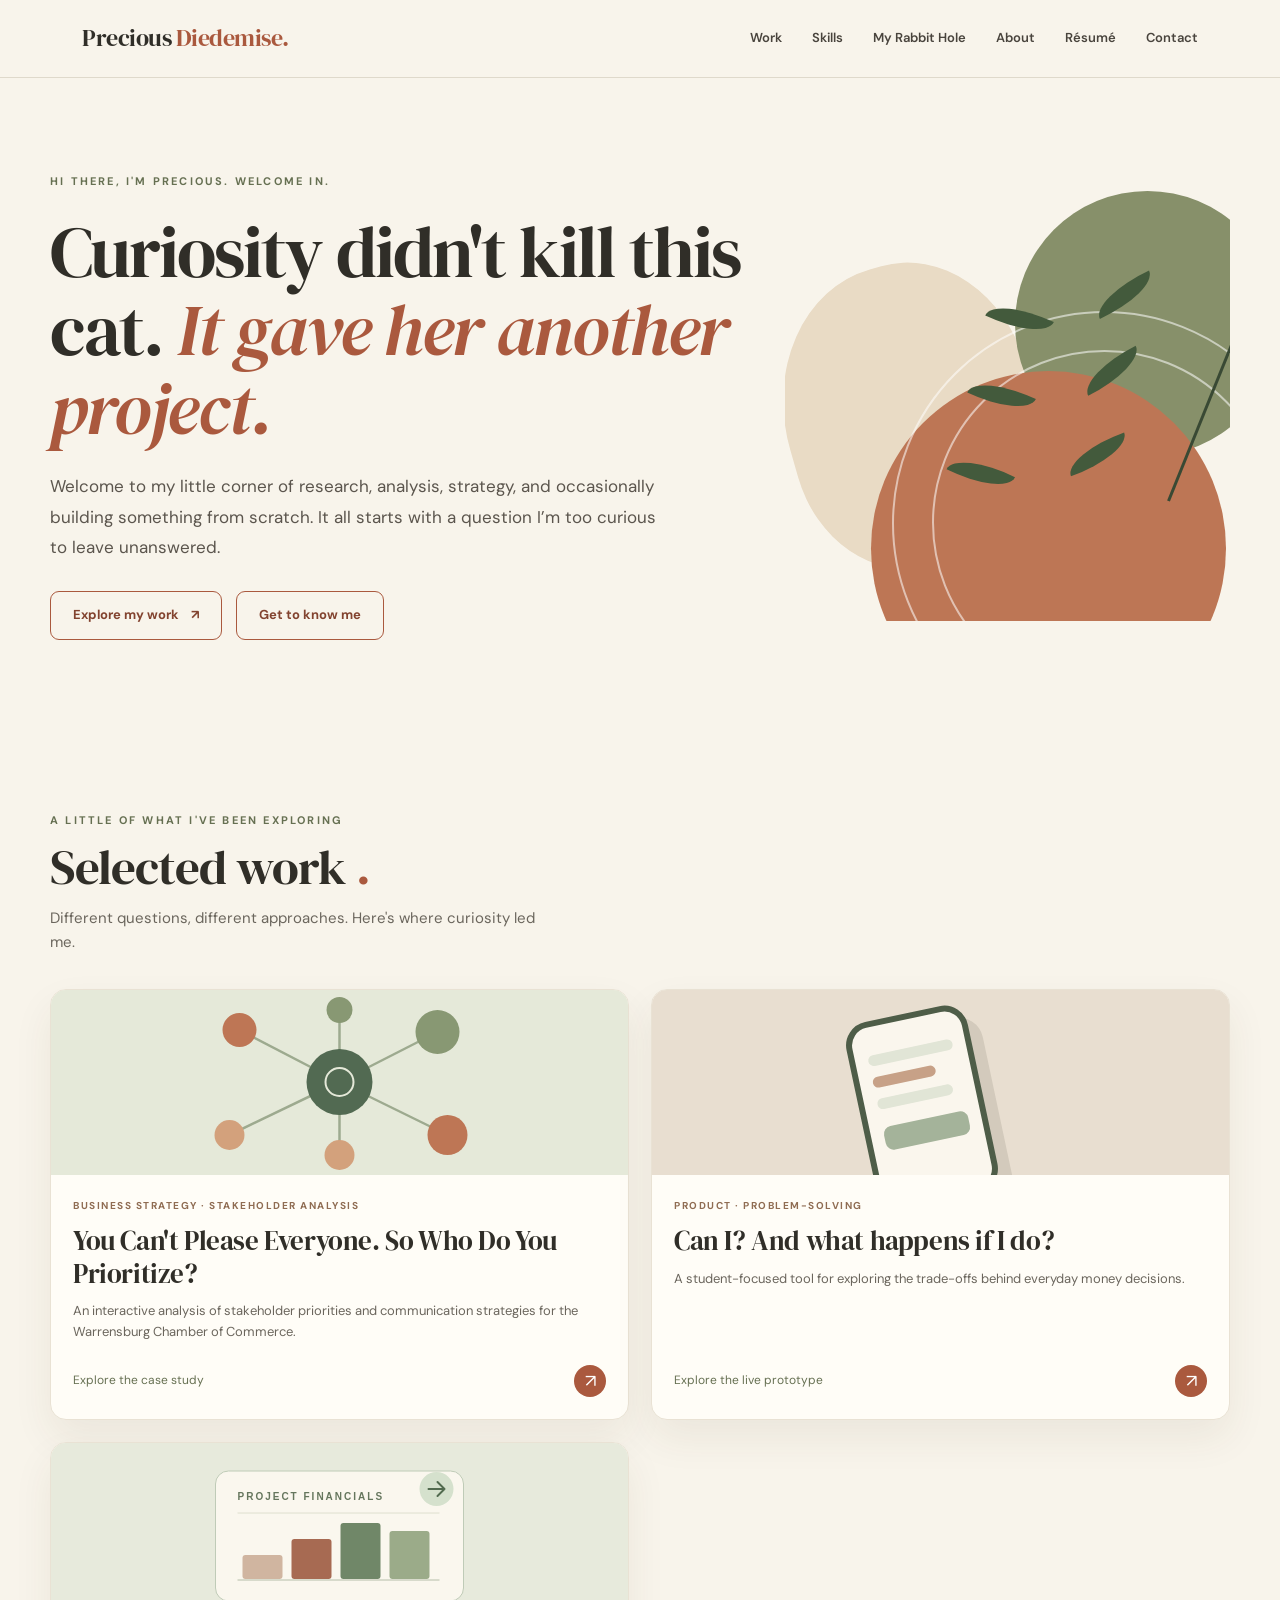
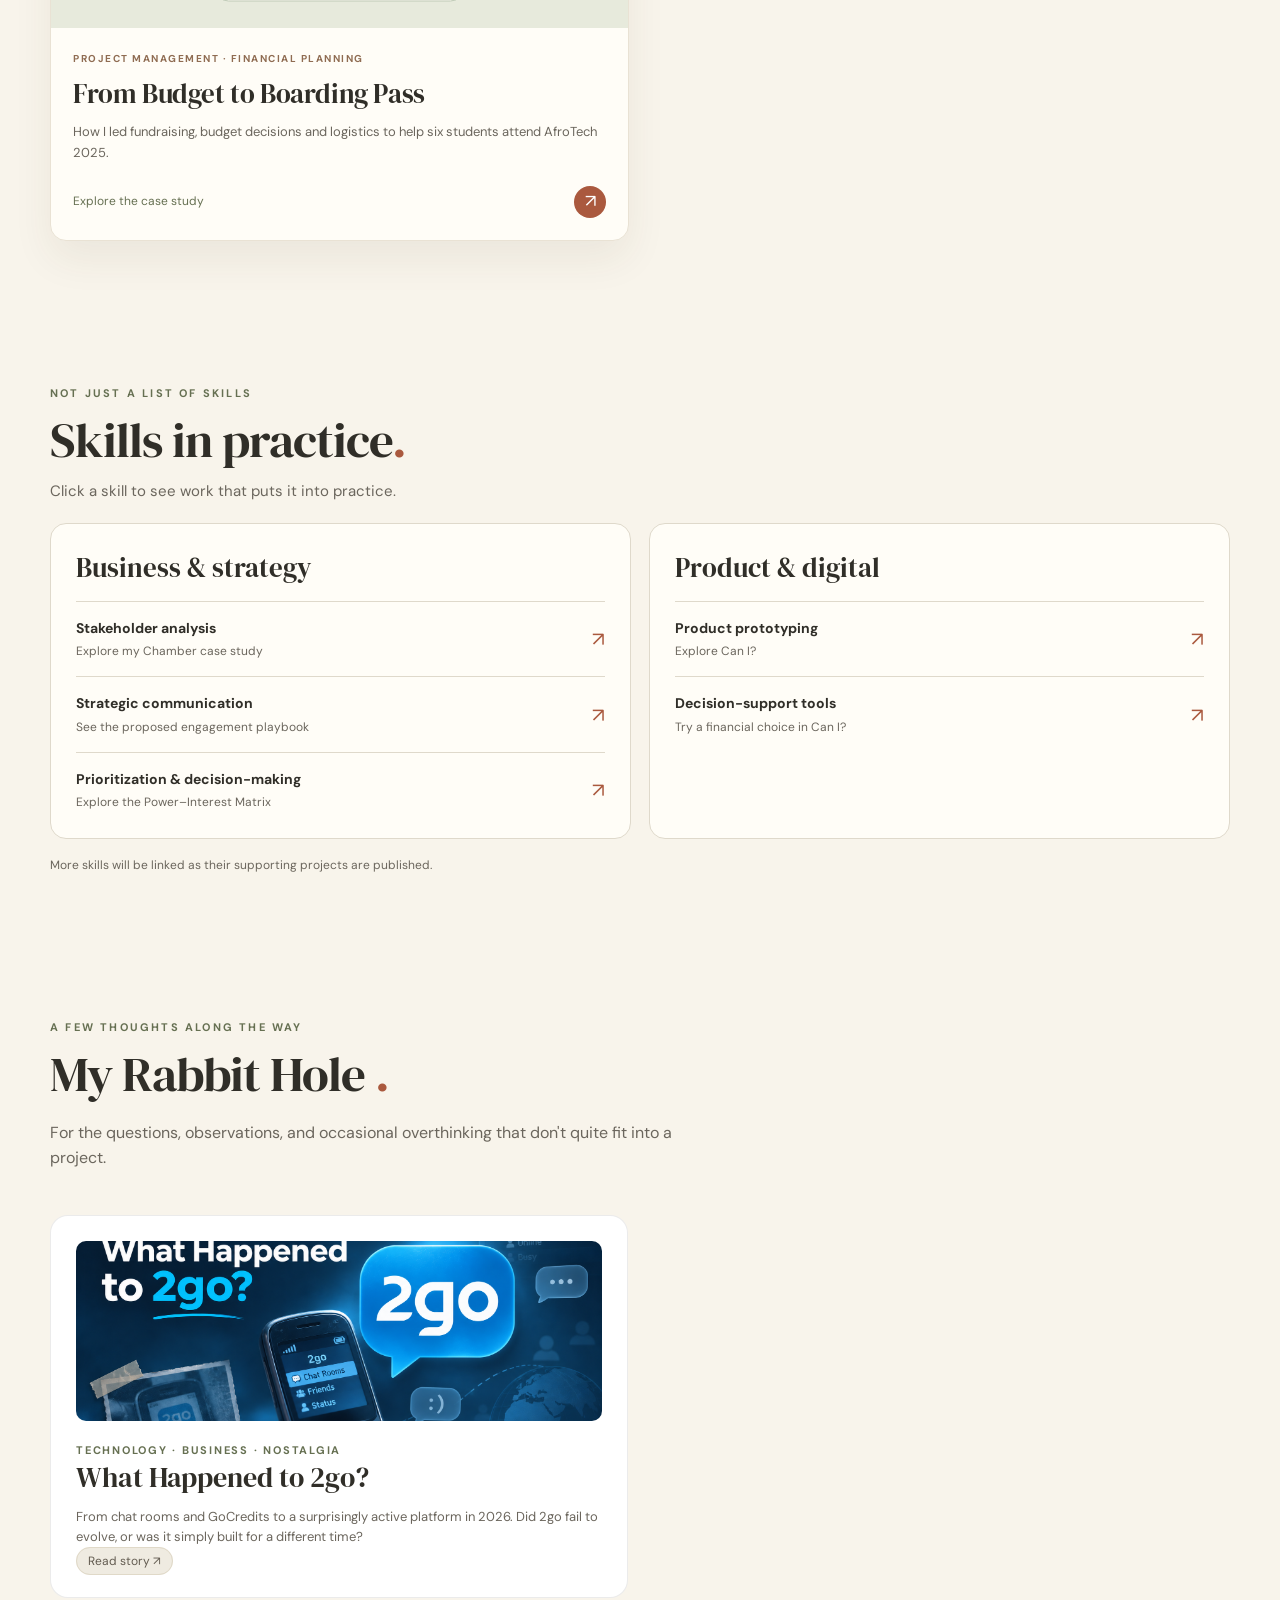
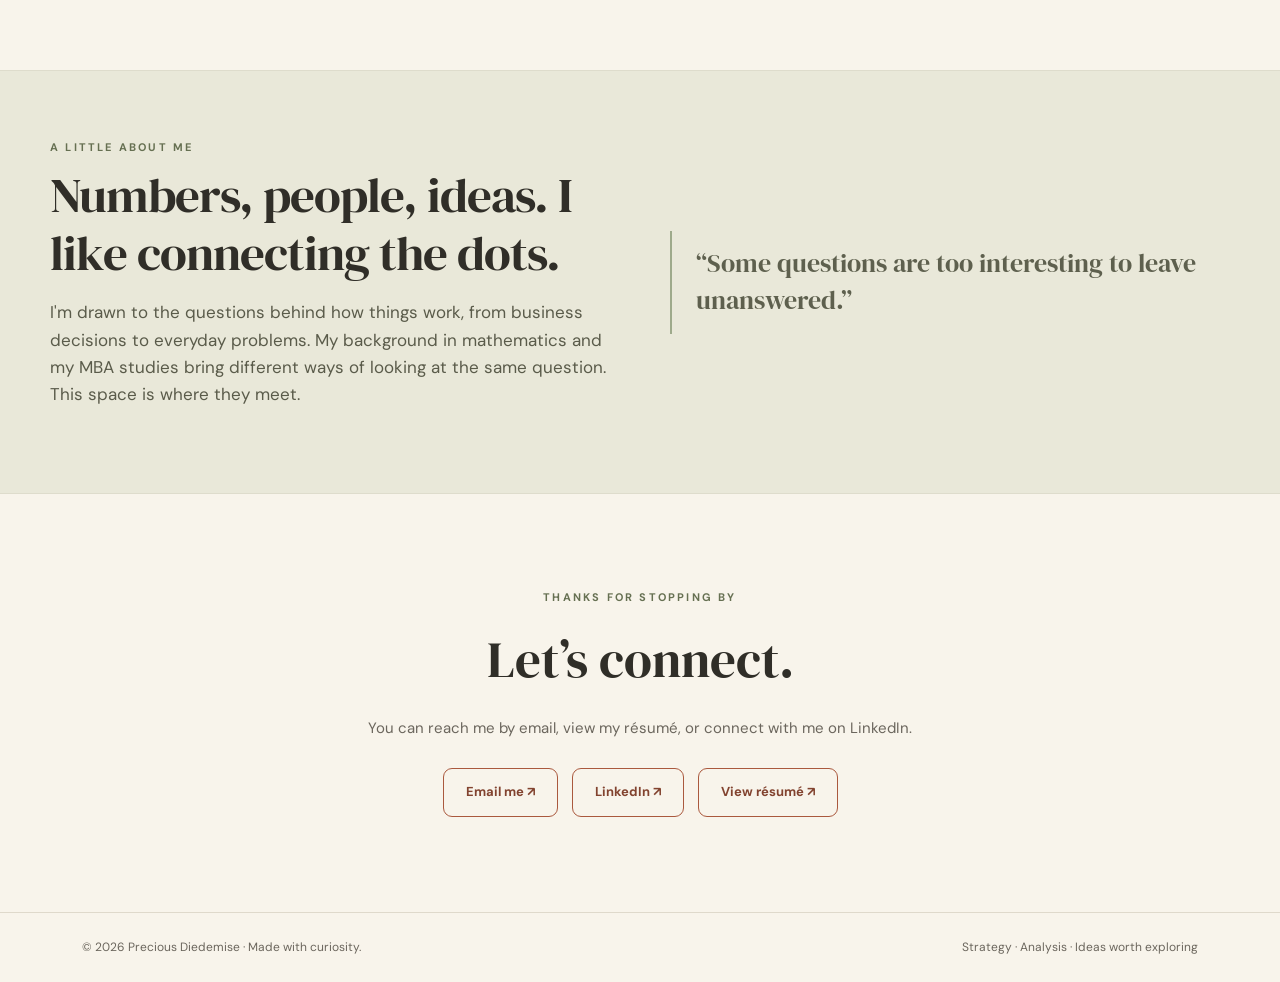
<file: index.html>
<!DOCTYPE html>
<html lang="en">
<head>
  <meta charset="utf-8"/>
  <meta name="viewport" content="width=device-width, initial-scale=1"/>
  <meta name="theme-color" content="#f8f4eb"/>
  <meta name="description" content="Explore Precious Diedemise's work in business strategy, stakeholder analysis, product design, and decision-making."/>
  <title>Precious Diedemise · A curious little corner</title>
  <link href="style.css" rel="stylesheet"/>
  <style>
    /* Homepage additions. Existing site styling remains in style.css. */
    .cards { grid-template-columns:repeat(2,minmax(0,1fr)); }
    .proof-heading { margin-bottom:20px; }
    .proof-grid { display:grid;grid-template-columns:repeat(2,minmax(0,1fr));gap:18px; }
    .proof-group { background:var(--paper);border:1px solid var(--line);border-radius:16px;padding:25px; }
    .proof-group h3 { font:400 27px/1.2 'DM Serif Display',Georgia,serif;margin:3px 0 17px; }
    .proof-link { display:flex;justify-content:space-between;gap:14px;align-items:center;border-top:1px solid var(--line);padding:15px 0;text-decoration:none;color:var(--ink); }
    .proof-link:last-child { padding-bottom:0; }
    .proof-link strong { display:block;font-size:14px;font-weight:700; }
    .proof-link small { display:block;font-size:12px;color:var(--muted);margin-top:3px; }
    .proof-link .proof-arrow { color:var(--rust);font-size:20px; }
    .proof-link:hover strong { color:var(--deep); }
    .proof-note { color:var(--muted);font-size:12px;margin:17px 0 0; }
    @media(max-width:700px) { .cards,.proof-grid { grid-template-columns:1fr; } }
  </style>
</head>
<body>
  <header class="header">
    <div class="shell header-in">
      <a class="brand" href="#home">Precious <em>Diedemise.</em></a>
      <button class="menu" aria-controls="nav" aria-expanded="false" onclick="toggleNav()">Menu ☰</button>
      <nav class="nav" id="nav">
        <a href="#work">Work</a>
        <a href="#skills">Skills</a>
        <a href="#rabbit-hole">My Rabbit Hole</a>
        <a href="#about">About</a>
        <a href="Diedemise_Precious_Resume.pdf" rel="noopener" target="_blank">Résumé</a>
        <a href="#contact">Contact</a>
      </nav>
    </div>
  </header>

  <main>
    <section class="shell hero" id="home">
      <div>
        <div class="eyebrow">Hi there, I'm Precious. Welcome in.</div>
        <h1>Curiosity didn't kill this cat. <em>It gave her another project.</em></h1>
        <p class="intro">Welcome to my little corner of research, analysis, strategy, and occasionally building something from scratch. It all starts with a question I’m too curious to leave unanswered.</p>
        <div class="cta-line">
          <a class="secondary" href="#work">Explore my work <span>↗</span></a>
          <a class="secondary" href="#about">Get to know me</a>
        </div>
      </div>
      <div class="hero-art" aria-hidden="true">
        <div class="pale"></div><div class="medium"></div><div class="large"></div>
        <div class="line"></div><div class="line two"></div><div class="stem"></div>
        <i class="leaf l1"></i><i class="leaf l2"></i><i class="leaf l3"></i>
        <i class="leaf l4"></i><i class="leaf l5"></i><i class="leaf l6"></i>
      </div>
    </section>

    <section class="shell sect" id="work">
      <div class="sect-head">
        <div>
          <div class="eyebrow">A little of what I've been exploring</div>
          <h2>Selected work <span style="color:var(--rust)">.</span></h2>
          <p class="section-note">Different questions, different approaches. Here's where curiosity led me.</p>
        </div>
      </div>
      <div class="cards">
        <a class="project" href="stakeholder-analysis.html">
          <div class="project-art" style="background:#e5e9d9;display:grid;place-items:center;overflow:hidden" aria-hidden="true">
            <svg viewBox="0 0 360 185" width="100%" height="100%" xmlns="http://www.w3.org/2000/svg">
              <g stroke="#9daa8f" stroke-width="2.5" fill="none">
                <line x1="180" y1="92" x2="80" y2="40"/><line x1="180" y1="92" x2="278" y2="42"/>
                <line x1="180" y1="92" x2="70" y2="145"/><line x1="180" y1="92" x2="288" y2="145"/>
                <line x1="180" y1="92" x2="180" y2="20"/><line x1="180" y1="92" x2="180" y2="165"/>
              </g>
              <circle cx="80" cy="40" r="17" fill="#be7655"/><circle cx="278" cy="42" r="22" fill="#889873"/>
              <circle cx="70" cy="145" r="15" fill="#d3a17c"/><circle cx="288" cy="145" r="20" fill="#be7655"/>
              <circle cx="180" cy="20" r="13" fill="#889873"/><circle cx="180" cy="165" r="15" fill="#d3a17c"/>
              <circle cx="180" cy="92" r="33" fill="#526a52"/><circle cx="180" cy="92" r="14" fill="none" stroke="#e5e9d9" stroke-width="2"/>
            </svg>
          </div>
          <div class="project-body">
            <span class="tag">Business strategy · Stakeholder analysis</span>
            <h3>You Can't Please Everyone. So Who Do You Prioritize?</h3>
            <p>An interactive analysis of stakeholder priorities and communication strategies for the Warrensburg Chamber of Commerce.</p>
            <div class="project-bottom"><span>Explore the case study</span><span class="circle-arrow">↗</span></div>
          </div>
        </a>
        <a class="project" href="can-i-case-study.html" target="_blank" rel="noopener noreferrer">
          <div class="project-art product-art" aria-hidden="true">
            <div class="phone"><div class="stripe"></div><div class="stripe"></div><div class="stripe"></div><div class="stripe"></div></div>
          </div>
          <div class="project-body">
            <span class="tag">Product · Problem-solving</span>
            <h3>Can I? And what happens if I do?</h3>
            <p>A student-focused tool for exploring the trade-offs behind everyday money decisions.</p>
            <div class="project-bottom"><span>Explore the live prototype</span><span class="circle-arrow">↗</span></div>
          </div>
        </a>
        
<!-- AfroTech Fundraising Project -->
<a class="project" href="afrotech-fundraiser.html">
  <div class="project-art"
       style="background:#e7eadc;display:grid;place-items:center;overflow:hidden"
       aria-hidden="true">

    <svg viewBox="0 0 360 185"
         width="100%" height="100%"
         xmlns="http://www.w3.org/2000/svg">

      <rect x="56" y="28" width="248" height="130"
            rx="13" fill="#faf7ee" stroke="#bfcbb7"/>

      <text x="78" y="57"
            fill="#65765d"
            font-family="Arial,sans-serif"
            font-size="10"
            font-weight="bold"
            letter-spacing="2">
        PROJECT FINANCIALS
      </text>

      <line x1="78" y1="70" x2="280" y2="70"
            stroke="#dedfce"/>

      <rect x="83" y="112" width="40" height="24"
            rx="3" fill="#d0b5a0"/>

      <rect x="132" y="96" width="40" height="40"
            rx="3" fill="#a76a52"/>

      <rect x="181" y="80" width="40" height="56"
            rx="3" fill="#708768"/>

      <rect x="230" y="88" width="40" height="48"
            rx="3" fill="#9bab89"/>

      <line x1="78" y1="137" x2="280" y2="137"
            stroke="#b5bea9"/>

      <circle cx="277" cy="46" r="17"
              fill="#d5e1cd"/>

      <path d="M269 46h16m-7-7 7 7-7 7"
            fill="none"
            stroke="#526b4f"
            stroke-width="2"
            stroke-linecap="round"
            stroke-linejoin="round"/>
    </svg>
  </div>

  <div class="project-body">
    <span class="tag">
      Project management · Financial planning
    </span>

    <h3>From Budget to Boarding Pass</h3>

    <p>
      How I led fundraising, budget decisions and logistics
      to help six students attend AfroTech 2025.
    </p>

    <div class="project-bottom">
      <span>Explore the case study</span>
      <span class="circle-arrow">↗</span>
    </div>
  </div>
</a>

      </div>
    </section>

    <section class="shell sect" id="skills">
      <div class="proof-heading">
        <div class="eyebrow">Not just a list of skills</div>
        <h2>Skills in practice<span style="color:var(--rust)">.</span></h2>
        <p class="section-note">Click a skill to see work that puts it into practice.</p>
      </div>
      <div class="proof-grid">
        <div class="proof-group">
          <h3>Business &amp; strategy</h3>
          <a class="proof-link" href="stakeholder-analysis.html"><span><strong>Stakeholder analysis</strong><small>Explore my Chamber case study</small></span><span class="proof-arrow">↗</span></a>
          <a class="proof-link" href="stakeholder-analysis.html#strategy"><span><strong>Strategic communication</strong><small>See the proposed engagement playbook</small></span><span class="proof-arrow">↗</span></a>
          <a class="proof-link" href="stakeholder-analysis.html#power-interest"><span><strong>Prioritization &amp; decision-making</strong><small>Explore the Power–Interest Matrix</small></span><span class="proof-arrow">↗</span></a>
        </div>
        <div class="proof-group">
          <h3>Product &amp; digital</h3>
          <a class="proof-link" href="https://can-i-phi.vercel.app/" target="_blank" rel="noopener noreferrer"><span><strong>Product prototyping</strong><small>Explore Can I?</small></span><span class="proof-arrow">↗</span></a>
          <a class="proof-link" href="https://can-i-phi.vercel.app/" target="_blank" rel="noopener noreferrer"><span><strong>Decision-support tools</strong><small>Try a financial choice in Can I?</small></span><span class="proof-arrow">↗</span></a>
        </div>
      </div>
      <p class="proof-note">More skills will be linked as their supporting projects are published.</p>
    </section>

    <section class="shell sect" id="rabbit-hole">
      <div class="eyebrow">A few thoughts along the way</div>
      <div class="sect-head"><div>
        <h2>My Rabbit Hole <span style="color:var(--rust)">.</span></h2>
        <p class="rabbit-intro">For the questions, observations, and occasional overthinking that don't quite fit into a project.</p>
      </div></div>
      <div class="rabbit-grid">
        <a href="rabbit-hole/2go.html" class="rabbit-card" style="display:block;text-decoration:none;color:inherit;">
          <img src="what-happened-to-2go.png" alt="What Happened to 2go?" style="width:100%;height:180px;object-fit:cover;object-position:center;border-radius:10px;display:block;margin-bottom:16px;"/>
          <span class="rabbit-tag">Technology · Business · Nostalgia</span>
          <h3>What Happened to 2go?</h3>
          <p>From chat rooms and GoCredits to a surprisingly active platform in 2026. Did 2go fail to evolve, or was it simply built for a different time?</p>
          <span class="pill">Read story ↗</span>
        </a>
      </div>
    </section>

    <div class="about-wrap" id="about">
      <section class="shell about">
        <div>
          <div class="eyebrow">A little about me</div>
          <h2>Numbers, people, ideas. I like connecting the dots.</h2>
          <p class="about-copy">I'm drawn to the questions behind how things work, from business decisions to everyday problems. My background in mathematics and my MBA studies bring different ways of looking at the same question. This space is where they meet.</p>
        </div>
        <div class="aside">“Some questions are too interesting to leave unanswered.”</div>
      </section>
    </div>

    <section class="shell contact" id="contact">
      <div class="eyebrow">Thanks for stopping by</div>
      <h2>Let’s connect.</h2>
      <p>You can reach me by email, view my résumé, or connect with me on LinkedIn.</p>
      <div class="cta-line" style="justify-content:center">
        <a class="secondary" href="mailto:pdiedemise@gmail.com">Email me ↗</a>
        <a class="secondary" href="https://www.linkedin.com/in/precious-diedemise/" rel="noopener" target="_blank">LinkedIn ↗</a>
        <a class="secondary" href="Diedemise_Precious_Resume.pdf" rel="noopener" target="_blank">View résumé ↗</a>
      </div>
    </section>
  </main>
  <footer class="footer"><div class="shell"><span>© 2026 Precious Diedemise · Made with curiosity.</span><span>Strategy · Analysis · Ideas worth exploring</span></div></footer>
  <script>
    function toggleNav(){
      const nav=document.getElementById('nav');
      nav.classList.toggle('open');
      document.querySelector('.menu').setAttribute('aria-expanded',nav.classList.contains('open'));
    }
    document.querySelectorAll('.nav a').forEach(a=>a.addEventListener('click',()=>{
      document.getElementById('nav').classList.remove('open');
      document.querySelector('.menu').setAttribute('aria-expanded','false');
    }));
  </script>
</body>
</html>
</file>
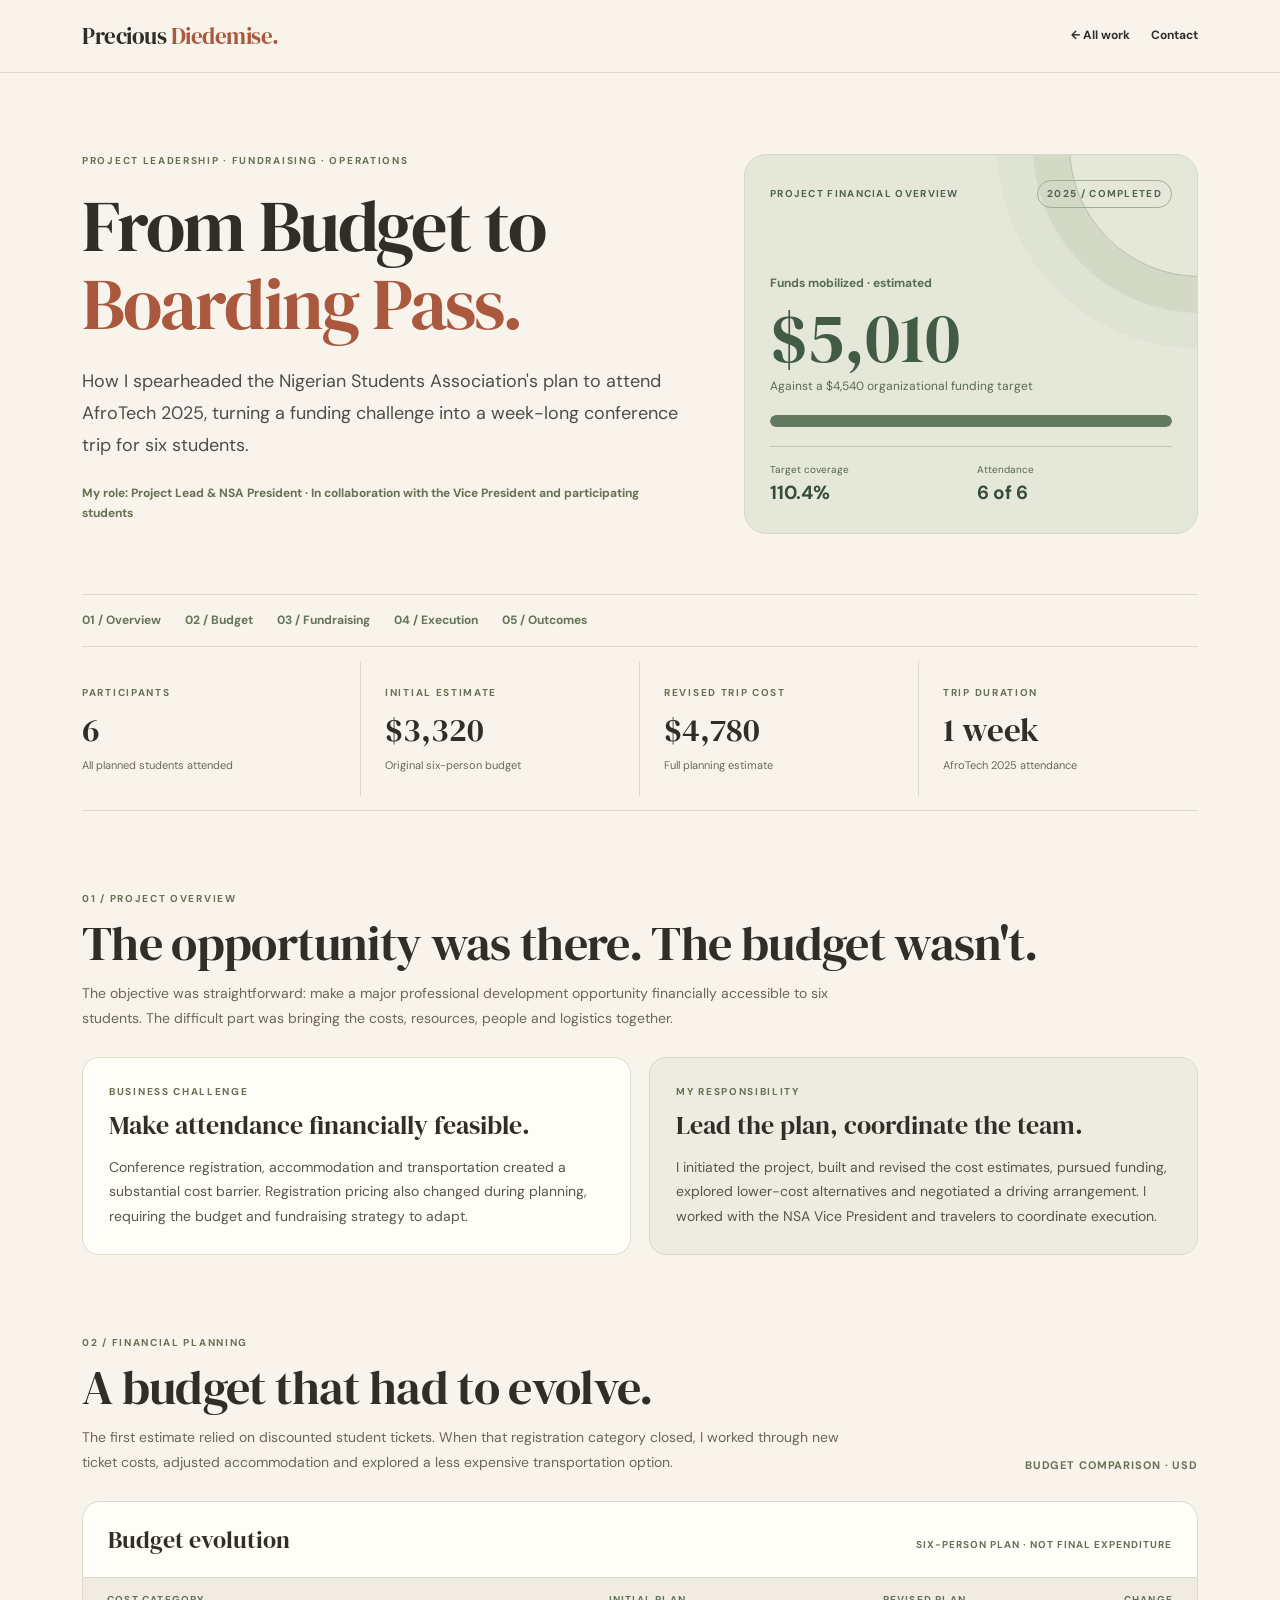
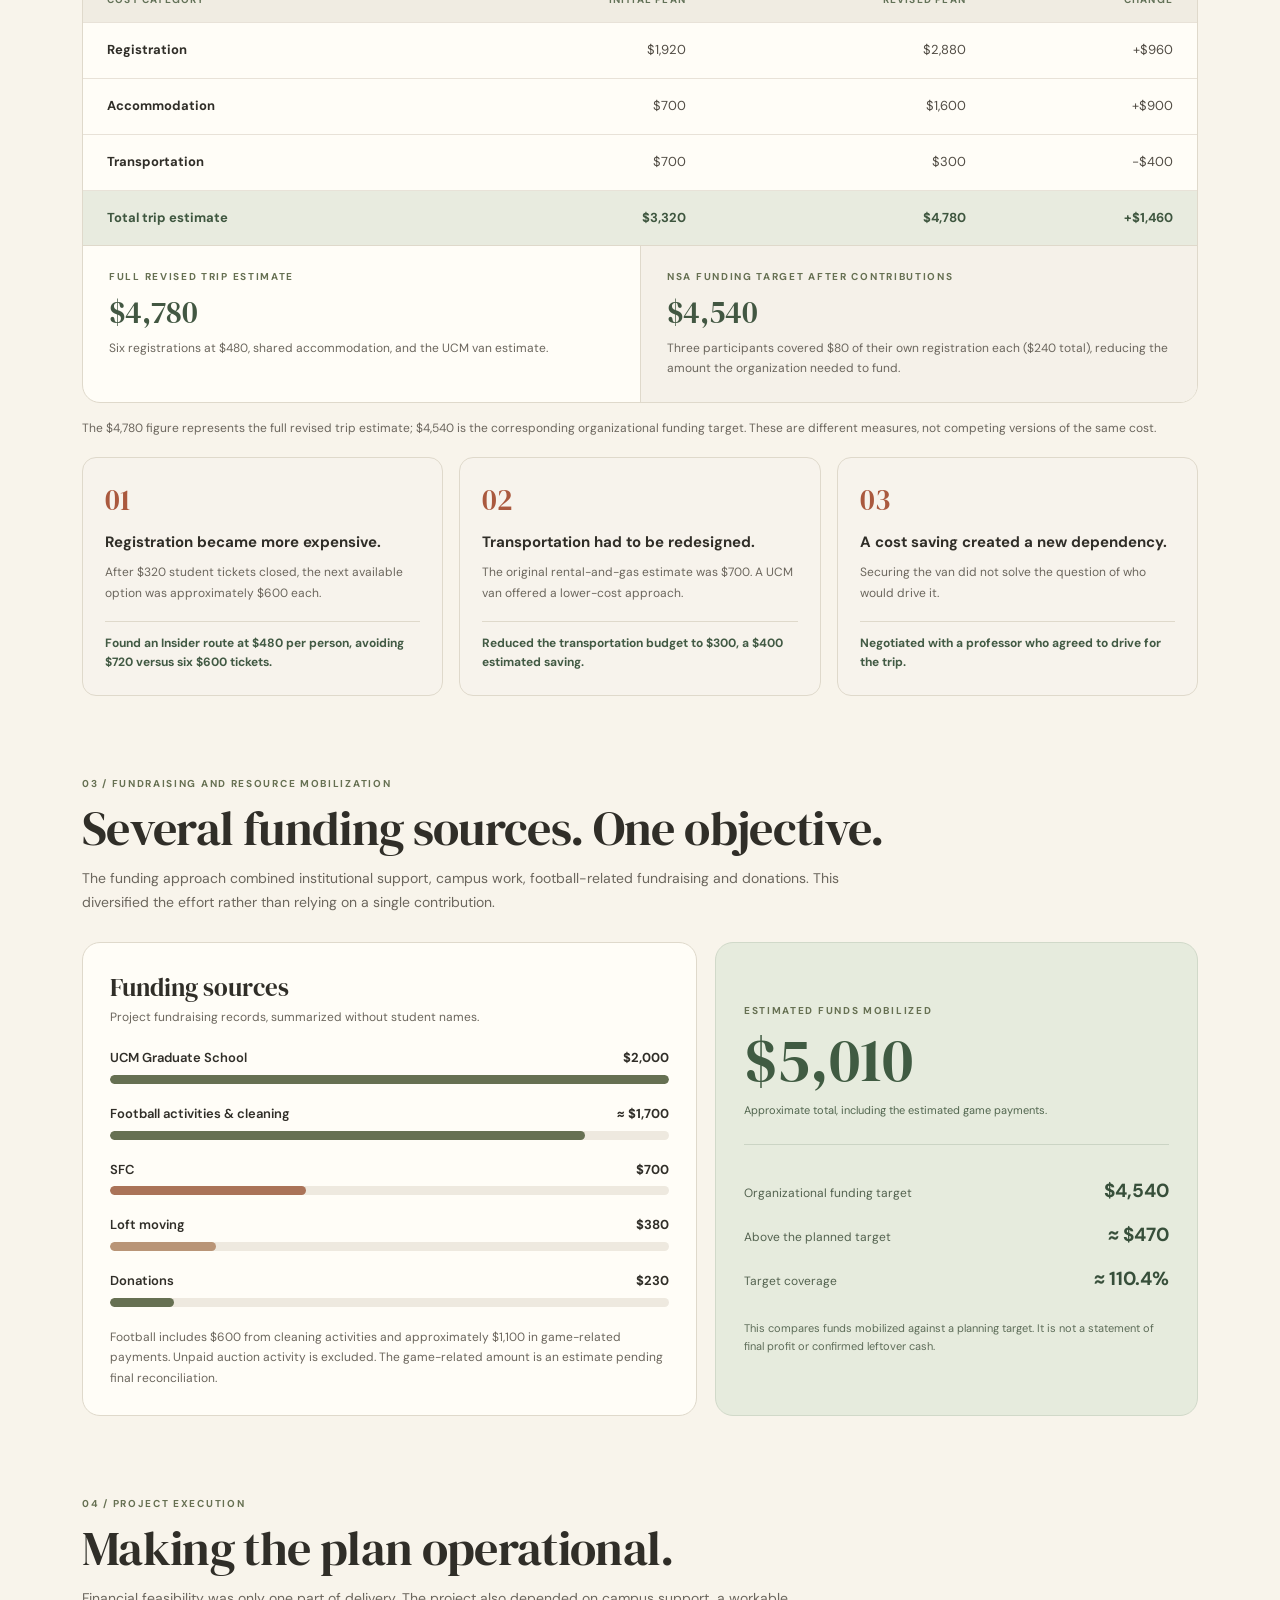
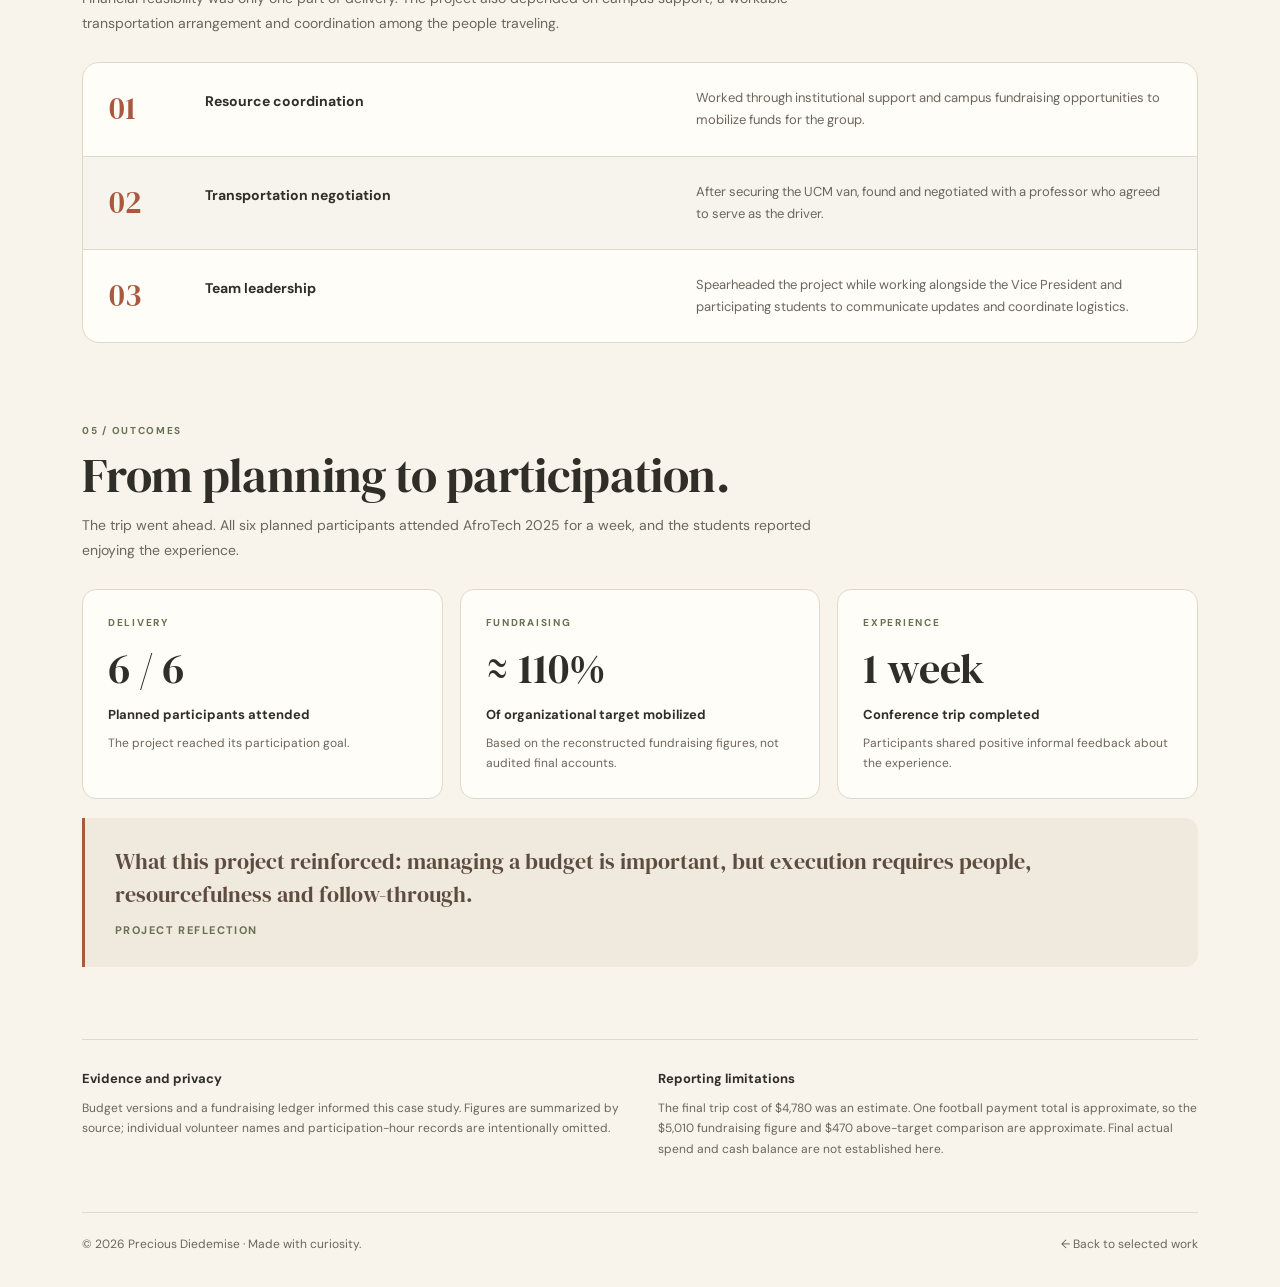
<file: afrotech-fundraiser.html>
<!DOCTYPE html>
<html lang="en">
<head>
  <meta charset="utf-8">
  <meta name="viewport" content="width=device-width, initial-scale=1">
  <meta name="theme-color" content="#f8f4eb">
  <meta name="description" content="From Budget to Boarding Pass: how Precious Diedemise led budgeting, fundraising and travel coordination for six Nigerian Students Association members attending AfroTech 2025.">
  <title>From Budget to Boarding Pass · Precious Diedemise</title>
  <link rel="stylesheet" href="style.css">
  <style>
    :root{--cream:#f8f4eb;--paper:#fffdf7;--ink:#302e28;--muted:#6b665d;--rust:#aa593e;--deep:#82432f;--olive:#667052;--line:#dfd9cb;--sage:#e8e9da;--tan:#f0e3d2;--forest:#425842}
    *{box-sizing:border-box}html{scroll-behavior:smooth}body{margin:0;background:var(--cream);color:var(--ink);font:15px/1.6 'DM Sans',Arial,sans-serif}
    a{color:inherit;text-decoration:none}a:focus-visible{outline:3px solid var(--rust);outline-offset:3px}
    .ft-shell{max-width:1180px;margin:0 auto;padding:0 32px}
    .ft-top{position:sticky;top:0;z-index:30;backdrop-filter:blur(16px);background:rgba(248,244,235,.96);border-bottom:1px solid var(--line)}
    .ft-top .ft-shell{display:flex;align-items:center;justify-content:space-between;min-height:72px;gap:16px}
    .ft-brand{font:400 23px 'DM Serif Display',Georgia,serif;letter-spacing:-.5px}.ft-brand em{font-style:normal;color:var(--rust)}
    .ft-nav{display:flex;gap:21px;font-size:12px;font-weight:700}.ft-nav a:hover{color:var(--rust)}
    .ft-eyebrow{font-size:10px;letter-spacing:.17em;text-transform:uppercase;color:var(--olive);font-weight:700}
    .ft-section{padding-top:80px;scroll-margin-top:110px}.ft-section-head{display:flex;justify-content:space-between;align-items:end;gap:16px;margin-bottom:27px}
    .ft-section h2{font:400 clamp(33px,4.2vw,48px)/1.15 'DM Serif Display',Georgia,serif;letter-spacing:-.65px;margin:9px 0 10px}
    .ft-intro{font-size:14px;color:var(--muted);max-width:760px;margin:0;line-height:1.75}.ft-aside{font-size:11px;letter-spacing:.08em;color:var(--olive);font-weight:700;white-space:nowrap}
    .ft-hero{display:grid;grid-template-columns:1.14fr .86fr;gap:60px;align-items:center;padding:80px 0 58px}
    .ft-hero h1{font:400 clamp(51px,5.6vw,78px)/1.09 'DM Serif Display',Georgia,serif;letter-spacing:-1.9px;margin:18px 0 23px}
    .ft-hero h1 em{font-style:normal;color:var(--rust)}.ft-lead{font-size:18px;color:#514d46;line-height:1.76;margin:0 0 23px;max-width:630px}
    .ft-tagline{font-size:12px;color:var(--olive);font-weight:700;line-height:1.65;max-width:600px}
    .ft-hero-art{background:#e5e8d9;border:1px solid #d4d9c9;border-radius:22px;padding:25px;min-height:380px;display:flex;flex-direction:column;gap:19px;position:relative;overflow:hidden}
    .ft-hero-art:before{content:"";position:absolute;width:260px;height:260px;border:1px solid #b2bea9;border-radius:50%;right:-134px;top:-140px;box-shadow:0 0 0 36px #8b9b7b24,0 0 0 72px #8b9b7b12}
    .ft-art-top,.ft-art-amount,.ft-art-bottom{position:relative}.ft-art-top{display:flex;justify-content:space-between;gap:15px;align-items:center;font-size:10px;font-weight:700;letter-spacing:.13em;color:#50634e;text-transform:uppercase}.ft-art-top span:last-child{border:1px solid #9db096;border-radius:22px;padding:5px 9px}
    .ft-art-amount{margin-top:auto}.ft-art-amount small{color:#586c55;font-size:12px;font-weight:700}.ft-art-amount strong{display:block;font:400 70px/1.1 'DM Serif Display',Georgia,serif;color:#425b45;margin:5px 0 1px}.ft-art-amount p{color:#596b55;font-size:12px;margin:0}
    .ft-art-track{height:12px;background:#cad3c4;border-radius:100px;overflow:hidden}.ft-art-track span{display:block;width:100%;height:100%;background:#627a5f;border-radius:100px}.ft-art-bottom{padding-top:15px;border-top:1px solid #bfc8b6;display:grid;grid-template-columns:1fr 1fr;gap:12px}.ft-art-bottom div{display:flex;flex-direction:column}.ft-art-bottom span{font-size:10px;color:#54664f}.ft-art-bottom b{font-size:19px;color:#374c3a}
    .ft-anchor{display:flex;gap:24px;flex-wrap:wrap;padding:16px 0;border-top:1px solid var(--line);border-bottom:1px solid var(--line);font-size:12px;font-weight:700;color:#657358}.ft-anchor a:hover{color:var(--rust)}
    .ft-kpis{display:grid;grid-template-columns:repeat(4,minmax(0,1fr));border-bottom:1px solid var(--line)}.ft-kpi{padding:24px 15px 22px 0;margin:14px 0;border-right:1px solid var(--line)}.ft-kpi:not(:first-child){padding-left:24px}.ft-kpi:last-child{border:0}.ft-kpi strong{display:block;font:400 33px/1.2 'DM Serif Display',Georgia,serif;margin:9px 0 7px}.ft-kpi p{font-size:11px;color:var(--muted);margin:0}
    .ft-brief{display:grid;grid-template-columns:1fr 1fr;gap:18px}.ft-card{border:1px solid var(--line);background:var(--paper);border-radius:17px;padding:26px}.ft-card h3{font:400 26px/1.2 'DM Serif Display',Georgia,serif;margin:10px 0 13px}.ft-card p{font-size:14px;color:#5a554c;margin:0;line-height:1.75}.ft-card strong{color:var(--ink)}.ft-role-card{background:#edece0}.ft-micro{margin-top:17px;font-size:11px;color:var(--muted)}
    .ft-budget{border:1px solid var(--line);border-radius:18px;overflow:hidden;background:var(--paper)}.ft-exhibit-top{display:flex;align-items:baseline;justify-content:space-between;gap:12px;flex-wrap:wrap;padding:21px 25px;border-bottom:1px solid var(--line)}.ft-exhibit-top strong{font:400 24px 'DM Serif Display',Georgia,serif}.ft-exhibit-top span{font-size:10px;color:var(--olive);font-weight:700;letter-spacing:.1em}.ft-tablescroll{overflow-x:auto}
    .ft-table{border-collapse:collapse;width:100%;min-width:565px;text-align:left}.ft-table thead{background:#f0ece2}.ft-table th{font-size:10px;letter-spacing:.12em;text-transform:uppercase;color:#637258;padding:14px 24px}.ft-table td{padding:17px 24px;border-top:1px solid #e8e2d8;font-size:13px;color:#514c44}.ft-table td:first-child{font-weight:700;color:var(--ink)}.ft-table td:nth-child(n+2),.ft-table th:nth-child(n+2){text-align:right}.ft-table tbody tr:last-child{background:#e8ebdf}.ft-table tbody tr:last-child td{font-weight:700;color:#3e563f}
    .ft-budget-bottom{display:grid;grid-template-columns:1fr 1fr;border-top:1px solid var(--line)}.ft-budget-bottom>div{padding:23px 26px}.ft-budget-bottom>div+div{border-left:1px solid var(--line);background:#f5f1e9}.ft-budget-bottom b{font:400 31px 'DM Serif Display',Georgia,serif;display:block;color:#425742;margin:6px 0}.ft-budget-bottom p{font-size:12px;color:var(--muted);margin:4px 0 0;line-height:1.65}
    .ft-note{font-size:12px;color:var(--muted);line-height:1.7;margin:15px 0 0}
    .ft-decisions{display:grid;grid-template-columns:repeat(3,minmax(0,1fr));gap:16px;margin-top:19px}.ft-decision{background:#f7f3ec;border:1px solid var(--line);border-radius:14px;padding:22px;display:flex;flex-direction:column}.ft-decision-num{font:400 29px 'DM Serif Display',Georgia,serif;color:var(--rust)}.ft-decision h3{font-size:15px;margin:12px 0 9px;line-height:1.4}.ft-decision p{font-size:12px;color:var(--muted);line-height:1.7;margin:0}.ft-decision .ft-imp{font-size:12px;color:#425a44;font-weight:700;border-top:1px solid var(--line);padding-top:12px;margin-top:auto}.ft-decision .ft-spacer{height:18px}
    .ft-funding{display:grid;grid-template-columns:1.12fr .88fr;gap:18px;align-items:stretch}.ft-fund-card{padding:27px;border:1px solid var(--line);border-radius:18px;background:var(--paper)}.ft-fund-title{font:400 25px 'DM Serif Display',Georgia,serif;margin:0 0 4px}.ft-fund-sub{font-size:12px;color:var(--muted);margin:0 0 21px}.ft-fund-row{margin:0 0 20px}.ft-fund-row:last-child{margin-bottom:0}.ft-fund-label{display:flex;align-items:center;justify-content:space-between;gap:12px;font-size:13px;font-weight:600;margin-bottom:6px}.ft-fund-label b{font-size:13px}.ft-bar{height:9px;background:#eee9df;border-radius:50px;overflow:hidden}.ft-bar span{display:block;height:100%;background:var(--olive);border-radius:50px}.ft-fund-row:nth-of-type(3) .ft-bar span{background:#aa7358}.ft-fund-row:nth-of-type(4) .ft-bar span{background:#b99577}
    .ft-finance-summary{padding:28px;background:#e6ebdd;border:1px solid #d1d9c9;border-radius:18px;display:flex;flex-direction:column;justify-content:center}.ft-summary-big{font:400 62px/1.08 'DM Serif Display',Georgia,serif;color:#405b42;margin:8px 0}.ft-summary-divider{border-top:1px solid #cbd4c4;margin:24px 0}.ft-fund-stat{display:flex;justify-content:space-between;align-items:baseline;gap:12px;padding:7px 0;font-size:12px;color:#53624f}.ft-fund-stat b{font-size:19px;color:#374f3a}.ft-summary-foot{font-size:11px;color:#5d6c58;line-height:1.65;margin:17px 0 0}
    .ft-exec{border:1px solid var(--line);border-radius:17px;background:var(--paper);overflow:hidden}.ft-exec-row{display:grid;grid-template-columns:80px 1fr 1fr;gap:16px;align-items:start;padding:24px 26px;border-top:1px solid var(--line)}.ft-exec-row:first-child{border:0}.ft-exec-n{font:400 31px 'DM Serif Display',Georgia,serif;color:var(--rust)}.ft-exec-row h3{font-size:14px;line-height:1.35;margin:5px 0}.ft-exec-row p{color:var(--muted);font-size:13px;line-height:1.7;margin:0}.ft-exec-row:nth-child(2){background:#f7f4ed}
    .ft-outcomes{display:grid;grid-template-columns:repeat(3,1fr);gap:17px}.ft-outcome{background:var(--paper);border:1px solid var(--line);border-radius:14px;padding:25px}.ft-outcome strong{font:400 42px 'DM Serif Display',Georgia,serif;display:block;margin:8px 0 8px}.ft-outcome h3{font-size:13px;margin:0 0 8px}.ft-outcome p{font-size:12px;color:var(--muted);margin:0;line-height:1.65}
    .ft-close{margin-top:19px;padding:27px 30px;border-left:3px solid var(--rust);background:#f0e9dd;border-radius:0 13px 13px 0}.ft-close p{margin:0;font:400 22px/1.5 'DM Serif Display',Georgia,serif;color:#5d4c3f}.ft-close span{display:block;font-size:11px;font-weight:700;color:var(--olive);text-transform:uppercase;letter-spacing:.13em;margin-top:11px}
    .ft-method{display:grid;grid-template-columns:1fr 1fr;gap:35px;border-top:1px solid var(--line);margin-top:72px;padding:26px 0 45px}.ft-method strong{font-size:13px}.ft-method p{font-size:12px;color:var(--muted);line-height:1.7;margin:8px 0}.ft-footer{padding:22px 0 33px;border-top:1px solid var(--line);font-size:12px;color:var(--muted);display:flex;justify-content:space-between;gap:12px;flex-wrap:wrap}.ft-footer a:hover{color:var(--rust)}
    @media(max-width:990px){.ft-hero{grid-template-columns:1fr;gap:20px;padding:62px 0 48px}.ft-hero-art{display:none}.ft-funding{grid-template-columns:1fr}.ft-finance-summary{padding:30px}.ft-exec-row{grid-template-columns:58px 1fr}.ft-exec-row p{grid-column:2}}
    @media(max-width:720px){.ft-shell{padding:0 19px}.ft-top .ft-shell{min-height:65px}.ft-brand{font-size:20px}.ft-nav{gap:12px;font-size:11px}.ft-hero h1{font-size:50px}.ft-lead{font-size:16px}.ft-anchor{gap:13px}.ft-kpi{padding:16px 5px 18px 0;margin:10px 0}.ft-kpi:not(:first-child){padding-left:9px}.ft-kpi strong{font-size:24px}.ft-kpi p{font-size:10px}.ft-section{padding-top:58px}.ft-section-head{display:block}.ft-aside{display:none}.ft-brief,.ft-decisions,.ft-outcomes,.ft-method{grid-template-columns:1fr}.ft-budget-bottom{grid-template-columns:1fr}.ft-budget-bottom>div+div{border-left:0;border-top:1px solid var(--line)}.ft-exhibit-top{padding:19px}.ft-table th,.ft-table td{padding:14px 16px}.ft-decision .ft-spacer{height:12px}.ft-exec-row{padding:20px 19px;gap:10px;grid-template-columns:39px 1fr}.ft-exec-n{font-size:26px}.ft-close p{font-size:20px}.ft-summary-big{font-size:54px}}
    @media(max-width:420px){.ft-brand{font-size:18px}.ft-nav{font-size:10px;gap:8px}.ft-hero h1{font-size:43px}.ft-kpi strong{font-size:21px}.ft-kpi .ft-eyebrow{font-size:9px}.ft-kpis{grid-template-columns:repeat(2,1fr)}.ft-kpi:nth-child(2){border:0}.ft-kpi:nth-child(3){padding-left:0}}
    @media print{.ft-top{position:static}.ft-section{padding-top:40px}.ft-card,.ft-budget,.ft-fund-card,.ft-finance-summary,.ft-decision,.ft-exec-row,.ft-outcome{break-inside:avoid}body{background:white}}
  </style>
</head>
<body>
<header class="ft-top">
  <div class="ft-shell">
    <a class="ft-brand" href="index.html#home">Precious <em>Diedemise.</em></a>
    <nav class="ft-nav" aria-label="Site navigation"><a href="index.html#work">← All work</a><a href="index.html#contact">Contact</a></nav>
  </div>
</header>
<main class="ft-shell">
  <section class="ft-hero" aria-labelledby="ft-title">
    <div>
      <div class="ft-eyebrow">Project leadership · Fundraising · Operations</div>
      <h1 id="ft-title">From Budget to <em>Boarding Pass.</em></h1>
      <p class="ft-lead">How I spearheaded the Nigerian Students Association's plan to attend AfroTech 2025, turning a funding challenge into a week-long conference trip for six students.</p>
      <p class="ft-tagline">My role: Project Lead &amp; NSA President · In collaboration with the Vice President and participating students</p>
    </div>
    <div class="ft-hero-art" aria-hidden="true">
      <div class="ft-art-top"><span>Project financial overview</span><span>2025 / Completed</span></div>
      <div class="ft-art-amount"><small>Funds mobilized · estimated</small><strong>$5,010</strong><p>Against a $4,540 organizational funding target</p></div>
      <div class="ft-art-track"><span></span></div>
      <div class="ft-art-bottom"><div><span>Target coverage</span><b>110.4%</b></div><div><span>Attendance</span><b>6 of 6</b></div></div>
    </div>
  </section>
  <nav class="ft-anchor" aria-label="Case study sections"><a href="#overview">01 / Overview</a><a href="#budget">02 / Budget</a><a href="#funding">03 / Fundraising</a><a href="#execution">04 / Execution</a><a href="#outcomes">05 / Outcomes</a></nav>
  <div class="ft-kpis" aria-label="Project at a glance">
    <div class="ft-kpi"><div class="ft-eyebrow">Participants</div><strong>6</strong><p>All planned students attended</p></div>
    <div class="ft-kpi"><div class="ft-eyebrow">Initial estimate</div><strong>$3,320</strong><p>Original six-person budget</p></div>
    <div class="ft-kpi"><div class="ft-eyebrow">Revised trip cost</div><strong>$4,780</strong><p>Full planning estimate</p></div>
    <div class="ft-kpi"><div class="ft-eyebrow">Trip duration</div><strong>1 week</strong><p>AfroTech 2025 attendance</p></div>
  </div>

  <section id="overview" class="ft-section">
    <div class="ft-section-head"><div><div class="ft-eyebrow">01 / Project overview</div><h2>The opportunity was there. The budget wasn't.</h2><p class="ft-intro">The objective was straightforward: make a major professional development opportunity financially accessible to six students. The difficult part was bringing the costs, resources, people and logistics together.</p></div></div>
    <div class="ft-brief">
      <article class="ft-card"><div class="ft-eyebrow">Business challenge</div><h3>Make attendance financially feasible.</h3><p>Conference registration, accommodation and transportation created a substantial cost barrier. Registration pricing also changed during planning, requiring the budget and fundraising strategy to adapt.</p></article>
      <article class="ft-card ft-role-card"><div class="ft-eyebrow">My responsibility</div><h3>Lead the plan, coordinate the team.</h3><p>I initiated the project, built and revised the cost estimates, pursued funding, explored lower-cost alternatives and negotiated a driving arrangement. I worked with the NSA Vice President and travelers to coordinate execution.</p></article>
    </div>
  </section>

  <section id="budget" class="ft-section">
    <div class="ft-section-head"><div><div class="ft-eyebrow">02 / Financial planning</div><h2>A budget that had to evolve.</h2><p class="ft-intro">The first estimate relied on discounted student tickets. When that registration category closed, I worked through new ticket costs, adjusted accommodation and explored a less expensive transportation option.</p></div><span class="ft-aside">BUDGET COMPARISON · USD</span></div>
    <div class="ft-budget">
      <div class="ft-exhibit-top"><strong>Budget evolution</strong><span>SIX-PERSON PLAN · NOT FINAL EXPENDITURE</span></div>
      <div class="ft-tablescroll"><table class="ft-table">
        <thead><tr><th scope="col">Cost category</th><th scope="col">Initial plan</th><th scope="col">Revised plan</th><th scope="col">Change</th></tr></thead>
        <tbody>
          <tr><td>Registration</td><td>$1,920</td><td>$2,880</td><td>+$960</td></tr>
          <tr><td>Accommodation</td><td>$700</td><td>$1,600</td><td>+$900</td></tr>
          <tr><td>Transportation</td><td>$700</td><td>$300</td><td>−$400</td></tr>
          <tr><td>Total trip estimate</td><td>$3,320</td><td>$4,780</td><td>+$1,460</td></tr>
        </tbody>
      </table></div>
      <div class="ft-budget-bottom">
        <div><div class="ft-eyebrow">Full revised trip estimate</div><b>$4,780</b><p>Six registrations at $480, shared accommodation, and the UCM van estimate.</p></div>
        <div><div class="ft-eyebrow">NSA funding target after contributions</div><b>$4,540</b><p>Three participants covered $80 of their own registration each ($240 total), reducing the amount the organization needed to fund.</p></div>
      </div>
    </div>
    <p class="ft-note">The $4,780 figure represents the full revised trip estimate; $4,540 is the corresponding organizational funding target. These are different measures, not competing versions of the same cost.</p>
    <div class="ft-decisions">
      <article class="ft-decision"><div class="ft-decision-num">01</div><h3>Registration became more expensive.</h3><p>After $320 student tickets closed, the next available option was approximately $600 each.</p><div class="ft-spacer"></div><div class="ft-imp">Found an Insider route at $480 per person, avoiding $720 versus six $600 tickets.</div></article>
      <article class="ft-decision"><div class="ft-decision-num">02</div><h3>Transportation had to be redesigned.</h3><p>The original rental-and-gas estimate was $700. A UCM van offered a lower-cost approach.</p><div class="ft-spacer"></div><div class="ft-imp">Reduced the transportation budget to $300, a $400 estimated saving.</div></article>
      <article class="ft-decision"><div class="ft-decision-num">03</div><h3>A cost saving created a new dependency.</h3><p>Securing the van did not solve the question of who would drive it.</p><div class="ft-spacer"></div><div class="ft-imp">Negotiated with a professor who agreed to drive for the trip.</div></article>
    </div>
  </section>

  <section id="funding" class="ft-section">
    <div class="ft-section-head"><div><div class="ft-eyebrow">03 / Fundraising and resource mobilization</div><h2>Several funding sources. One objective.</h2><p class="ft-intro">The funding approach combined institutional support, campus work, football-related fundraising and donations. This diversified the effort rather than relying on a single contribution.</p></div></div>
    <div class="ft-funding">
      <div class="ft-fund-card">
        <h3 class="ft-fund-title">Funding sources</h3>
        <p class="ft-fund-sub">Project fundraising records, summarized without student names.</p>
        <div class="ft-fund-row"><div class="ft-fund-label"><span>UCM Graduate School</span><b>$2,000</b></div><div class="ft-bar"><span style="width:100%"></span></div></div>
        <div class="ft-fund-row"><div class="ft-fund-label"><span>Football activities &amp; cleaning</span><b>≈ $1,700</b></div><div class="ft-bar"><span style="width:85%"></span></div></div>
        <div class="ft-fund-row"><div class="ft-fund-label"><span>SFC</span><b>$700</b></div><div class="ft-bar"><span style="width:35%"></span></div></div>
        <div class="ft-fund-row"><div class="ft-fund-label"><span>Loft moving</span><b>$380</b></div><div class="ft-bar"><span style="width:19%"></span></div></div>
        <div class="ft-fund-row"><div class="ft-fund-label"><span>Donations</span><b>$230</b></div><div class="ft-bar"><span style="width:11.5%"></span></div></div>
        <p class="ft-note">Football includes $600 from cleaning activities and approximately $1,100 in game-related payments. Unpaid auction activity is excluded. The game-related amount is an estimate pending final reconciliation.</p>
      </div>
      <div class="ft-finance-summary">
        <div class="ft-eyebrow">Estimated funds mobilized</div>
        <div class="ft-summary-big">$5,010</div>
        <div class="ft-micro" style="margin-top:0;color:#52664f">Approximate total, including the estimated game payments.</div>
        <div class="ft-summary-divider"></div>
        <div class="ft-fund-stat"><span>Organizational funding target</span><b>$4,540</b></div>
        <div class="ft-fund-stat"><span>Above the planned target</span><b>≈ $470</b></div>
        <div class="ft-fund-stat"><span>Target coverage</span><b>≈ 110.4%</b></div>
        <p class="ft-summary-foot">This compares funds mobilized against a planning target. It is not a statement of final profit or confirmed leftover cash.</p>
      </div>
    </div>
  </section>

  <section id="execution" class="ft-section">
    <div class="ft-section-head"><div><div class="ft-eyebrow">04 / Project execution</div><h2>Making the plan operational.</h2><p class="ft-intro">Financial feasibility was only one part of delivery. The project also depended on campus support, a workable transportation arrangement and coordination among the people traveling.</p></div></div>
    <div class="ft-exec">
      <div class="ft-exec-row"><div class="ft-exec-n">01</div><h3>Resource coordination</h3><p>Worked through institutional support and campus fundraising opportunities to mobilize funds for the group.</p></div>
      <div class="ft-exec-row"><div class="ft-exec-n">02</div><h3>Transportation negotiation</h3><p>After securing the UCM van, found and negotiated with a professor who agreed to serve as the driver.</p></div>
      <div class="ft-exec-row"><div class="ft-exec-n">03</div><h3>Team leadership</h3><p>Spearheaded the project while working alongside the Vice President and participating students to communicate updates and coordinate logistics.</p></div>
    </div>
  </section>

  <section id="outcomes" class="ft-section">
    <div class="ft-section-head"><div><div class="ft-eyebrow">05 / Outcomes</div><h2>From planning to participation.</h2><p class="ft-intro">The trip went ahead. All six planned participants attended AfroTech 2025 for a week, and the students reported enjoying the experience.</p></div></div>
    <div class="ft-outcomes">
      <article class="ft-outcome"><div class="ft-eyebrow">Delivery</div><strong>6 / 6</strong><h3>Planned participants attended</h3><p>The project reached its participation goal.</p></article>
      <article class="ft-outcome"><div class="ft-eyebrow">Fundraising</div><strong>≈ 110%</strong><h3>Of organizational target mobilized</h3><p>Based on the reconstructed fundraising figures, not audited final accounts.</p></article>
      <article class="ft-outcome"><div class="ft-eyebrow">Experience</div><strong>1 week</strong><h3>Conference trip completed</h3><p>Participants shared positive informal feedback about the experience.</p></article>
    </div>
    <div class="ft-close"><p>What this project reinforced: managing a budget is important, but execution requires people, resourcefulness and follow-through.</p><span>Project reflection</span></div>
  </section>

  <div class="ft-method">
    <div><strong>Evidence and privacy</strong><p>Budget versions and a fundraising ledger informed this case study. Figures are summarized by source; individual volunteer names and participation-hour records are intentionally omitted.</p></div>
    <div><strong>Reporting limitations</strong><p>The final trip cost of $4,780 was an estimate. One football payment total is approximate, so the $5,010 fundraising figure and $470 above-target comparison are approximate. Final actual spend and cash balance are not established here.</p></div>
  </div>
  <footer class="ft-footer"><span>© 2026 Precious Diedemise · Made with curiosity.</span><a href="index.html#work">← Back to selected work</a></footer>
</main>
</body>
</html>
</file>
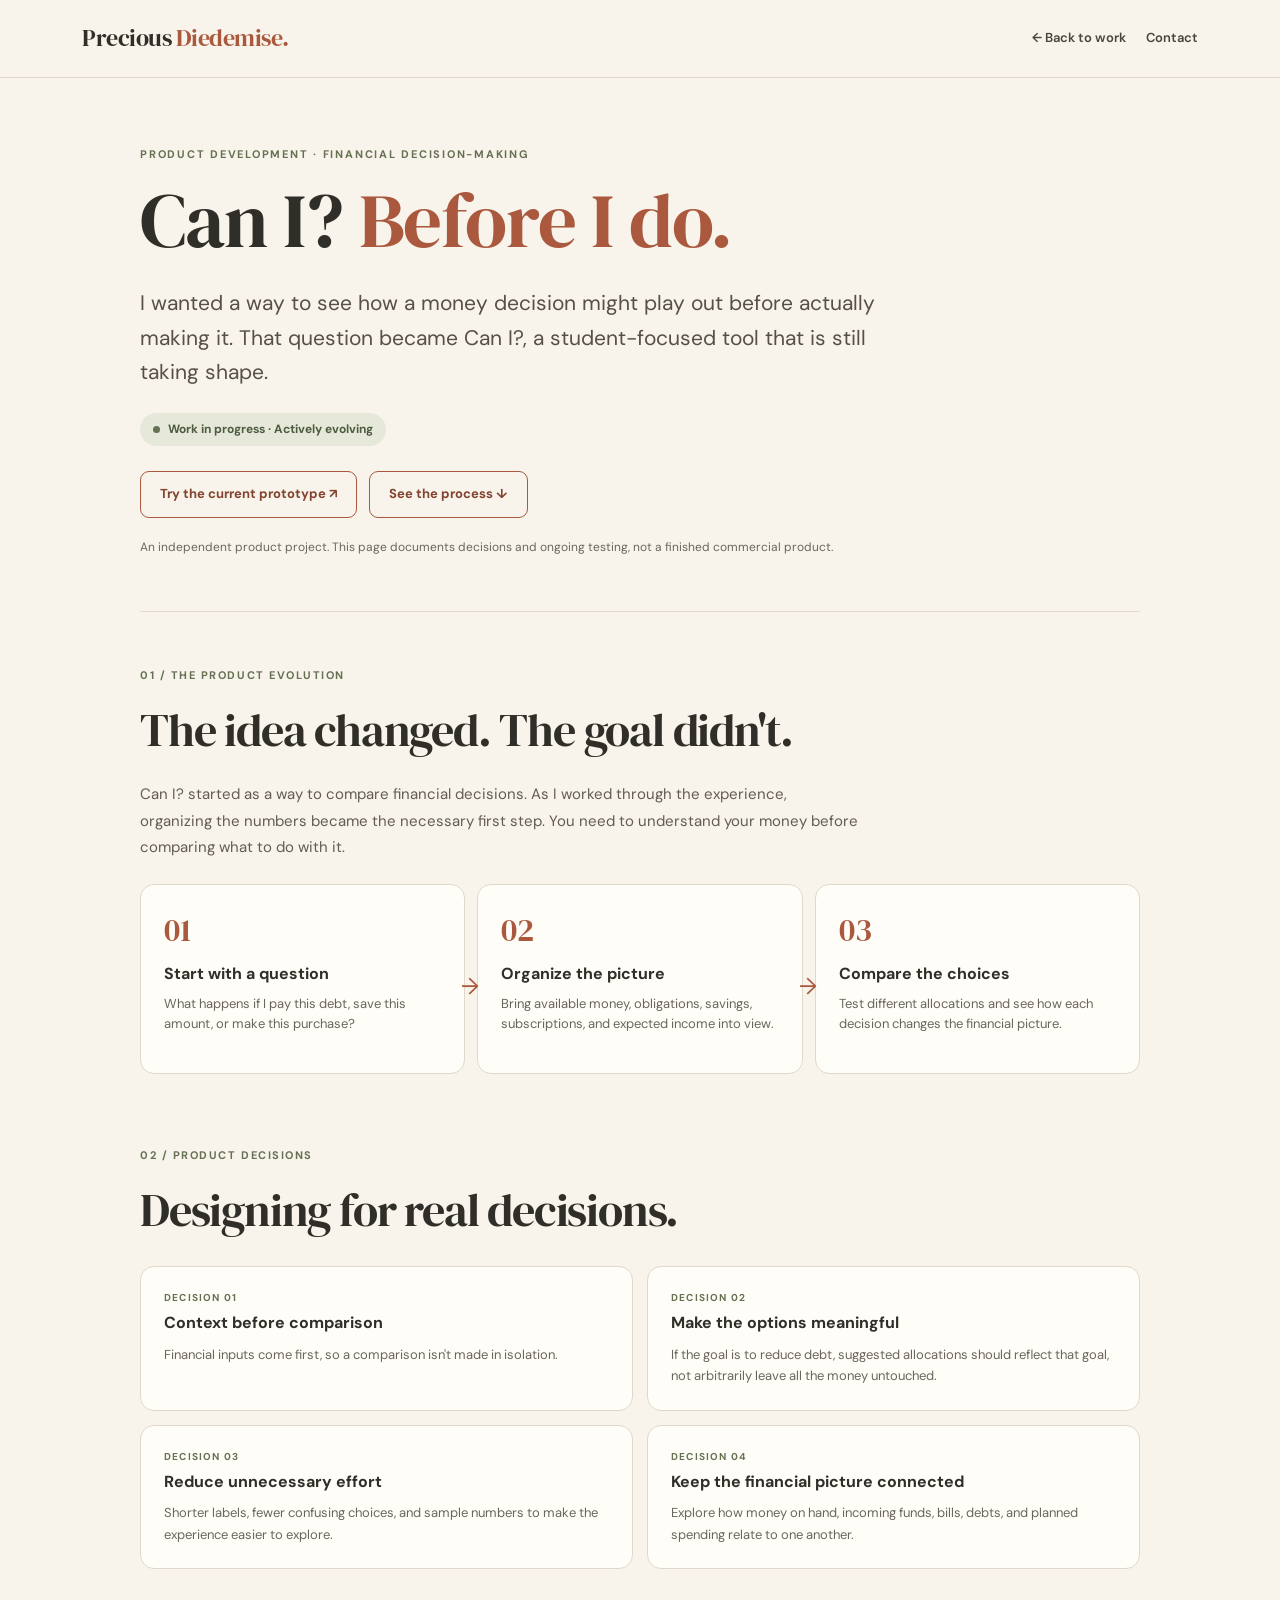
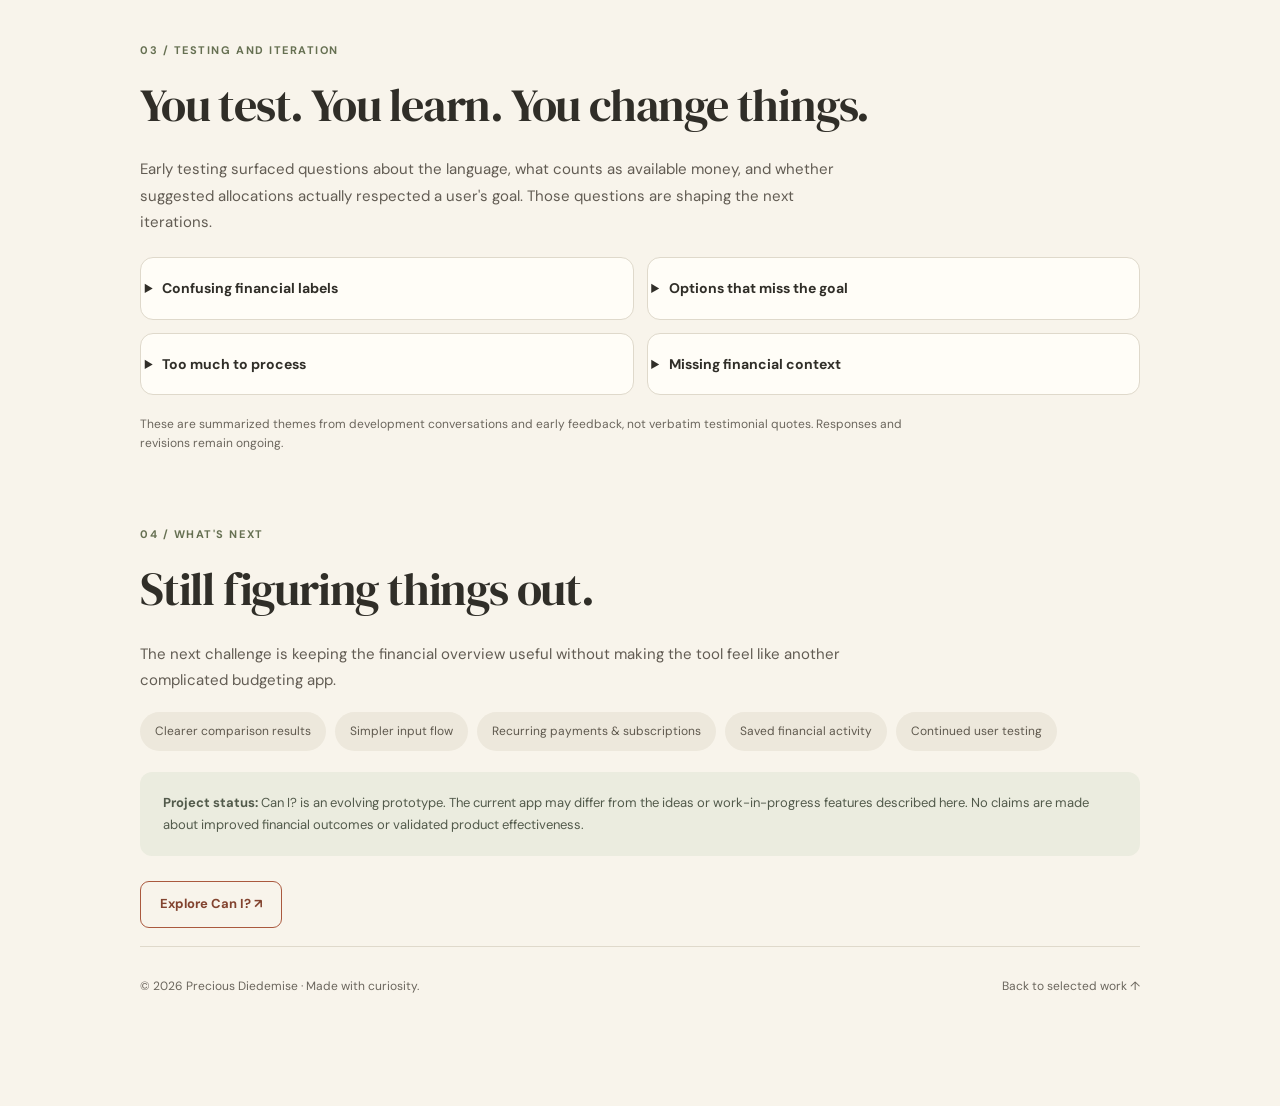
<file: Can I.html>
<!DOCTYPE html>
<html lang="en">
<head>
  <meta charset="utf-8">
  <meta name="viewport" content="width=device-width,initial-scale=1">
  <meta name="theme-color" content="#f8f4eb">
  <meta name="description" content="How Can I? evolved from a decision-comparison idea into an evolving student finance tool. A product development case study by Precious Diedemise.">
  <title>Can I? | Behind the Product · Precious Diedemise</title>
  <link rel="stylesheet" href="style.css">
  <style>
    :root{--cream:#f8f4eb;--paper:#fffdf7;--ink:#302e28;--muted:#6b665d;--rust:#aa593e;--deep:#82432f;--olive:#667052;--line:#dfd9cb;--sage:#e8e9da;--tan:#f0e3d2}
    .ci-page{max-width:1060px;margin:auto;padding:0 30px 80px}
    .ci-hero{padding:68px 0 54px;border-bottom:1px solid var(--line)}
    .ci-eyebrow{font-size:11px;letter-spacing:.16em;text-transform:uppercase;color:var(--olive);font-weight:700}
    .ci-hero h1,.ci-section h2{font-family:'DM Serif Display',Georgia,serif;font-weight:400;letter-spacing:-1.2px}
    .ci-hero h1{font-size:clamp(45px,6vw,78px);line-height:1.1;margin:14px 0 24px}
    .ci-hero h1 em{font-style:normal;color:var(--rust)}
    .ci-lead{font-size:clamp(17px,2vw,21px);max-width:740px;color:#565047;line-height:1.65;margin:0 0 23px}
    .ci-status{display:inline-flex;align-items:center;gap:8px;background:#e6e8d9;padding:7px 13px;border-radius:100px;color:#4d5c40;font-size:12px;font-weight:700}
    .ci-status:before{content:'';display:block;width:7px;height:7px;border-radius:50%;background:var(--olive)}
    .ci-note{color:var(--muted);font-size:12px;max-width:780px;margin:20px 0 0}
    .ci-actions{display:flex;flex-wrap:wrap;gap:12px;margin-top:25px}
    .ci-link{display:inline-flex;align-items:center;justify-content:center;padding:12px 19px;border:1px solid var(--rust);border-radius:9px;color:var(--deep);font-size:13px;font-weight:700;text-decoration:none}
    .ci-link:hover{background:#f0e6d7}
    .ci-section{padding:55px 0 18px}
    .ci-count{font-size:11px;letter-spacing:.14em;color:var(--olive);text-transform:uppercase;font-weight:700}
    .ci-section h2{font-size:clamp(31px,4vw,46px);margin:8px 0 14px}
    .ci-copy{max-width:720px;color:#625c53;line-height:1.75;font-size:15px}
    .ci-journey{display:grid;grid-template-columns:repeat(3,minmax(0,1fr));gap:12px;margin-top:24px}
    .ci-stage,.ci-tile{background:var(--paper);border:1px solid var(--line);border-radius:14px;padding:23px}
    .ci-stage{position:relative;min-height:190px}
    .ci-stage .ci-digit{font:400 32px 'DM Serif Display',Georgia,serif;color:var(--rust)}
    .ci-stage h3{font-size:16px;margin:9px 0 7px}
    .ci-stage p{font-size:13px;color:var(--muted);margin:0}
    .ci-tile h3{font-size:16px;margin:4px 0 8px}
    .ci-tile p{font-size:13px;color:var(--muted);margin:0;line-height:1.65}
    .ci-stage:not(:last-child):after{content:'→';position:absolute;right:-15px;top:44%;font-size:23px;color:var(--rust);z-index:1}
    .ci-grid{display:grid;grid-template-columns:repeat(2,minmax(0,1fr));gap:14px;margin-top:20px}
    .ci-eyeline{font-size:10px;font-weight:700;letter-spacing:.12em;text-transform:uppercase;color:var(--olive)}
    .ci-feedback{margin-top:22px;display:grid;grid-template-columns:repeat(2,minmax(0,1fr));gap:13px}
    .ci-feedback details{background:var(--paper);border:1px solid var(--line);border-radius:13px;padding:19px 21px}
    .ci-feedback summary{font-weight:700;font-size:14px;cursor:pointer;list-style-position:outside}
    .ci-feedback details p{font-size:13px;color:var(--muted);margin:13px 0 3px;line-height:1.65}
    .ci-feedback strong{color:var(--ink)}
    .ci-next{display:flex;flex-wrap:wrap;gap:9px;margin-top:19px}
    .ci-chip{background:#ede8dc;padding:10px 15px;border-radius:100px;font-size:12px;color:#5f594e}
    .ci-disclaimer{margin-top:21px;padding:20px 23px;background:#ebecdf;border-radius:12px;font-size:13px;color:#525a4b;line-height:1.7}
    .ci-footer{padding:30px 0;border-top:1px solid var(--line);font-size:12px;color:var(--muted);display:flex;justify-content:space-between;gap:12px;flex-wrap:wrap}
    @media(max-width:720px){.ci-page{padding:0 20px 50px}.ci-journey,.ci-grid,.ci-feedback{grid-template-columns:1fr}.ci-stage:not(:last-child):after{content:'↓';right:auto;left:50%;top:auto;bottom:-19px}.ci-hero{padding:46px 0}}
  </style>
</head>
<body>
  <header class="header">
    <div class="shell header-in">
      <a class="brand" href="index.html#home">Precious <em>Diedemise.</em></a>
      <nav class="nav" style="display:flex;gap:20px">
        <a href="index.html#work">← Back to work</a>
        <a href="index.html#contact">Contact</a>
      </nav>
    </div>
  </header>

  <main class="ci-page">
    <section class="ci-hero">
      <div class="ci-eyebrow">Product development · Financial decision-making</div>
      <h1>Can I? <em>Before I do.</em></h1>
      <p class="ci-lead">
        I wanted a way to see how a money decision might play out before
        actually making it. That question became Can I?, a student-focused
        tool that is still taking shape.
      </p>
      <span class="ci-status">Work in progress · Actively evolving</span>
      <div class="ci-actions">
        <a class="ci-link" href="https://can-i-phi.vercel.app/"
           target="_blank" rel="noopener noreferrer">Try the current prototype ↗</a>
        <a class="ci-link" href="#evolution">See the process ↓</a>
      </div>
      <p class="ci-note">
        An independent product project. This page documents decisions and
        ongoing testing, not a finished commercial product.
      </p>
    </section>

    <section class="ci-section" id="evolution">
      <div class="ci-count">01 / The product evolution</div>
      <h2>The idea changed. The goal didn't.</h2>
      <p class="ci-copy">
        Can I? started as a way to compare financial decisions. As I worked
        through the experience, organizing the numbers became the necessary
        first step. You need to understand your money before comparing what
        to do with it.
      </p>
      <div class="ci-journey">
        <div class="ci-stage">
          <div class="ci-digit">01</div>
          <h3>Start with a question</h3>
          <p>What happens if I pay this debt, save this amount, or make this purchase?</p>
        </div>
        <div class="ci-stage">
          <div class="ci-digit">02</div>
          <h3>Organize the picture</h3>
          <p>Bring available money, obligations, savings, subscriptions,
             and expected income into view.</p>
        </div>
        <div class="ci-stage">
          <div class="ci-digit">03</div>
          <h3>Compare the choices</h3>
          <p>Test different allocations and see how each decision changes
             the financial picture.</p>
        </div>
      </div>
    </section>

    <section class="ci-section" id="thinking">
      <div class="ci-count">02 / Product decisions</div>
      <h2>Designing for real decisions.</h2>
      <div class="ci-grid">
        <div class="ci-tile">
          <div class="ci-eyeline">Decision 01</div>
          <h3>Context before comparison</h3>
          <p>Financial inputs come first, so a comparison isn't made in isolation.</p>
        </div>
        <div class="ci-tile">
          <div class="ci-eyeline">Decision 02</div>
          <h3>Make the options meaningful</h3>
          <p>If the goal is to reduce debt, suggested allocations should
             reflect that goal, not arbitrarily leave all the money untouched.</p>
        </div>
        <div class="ci-tile">
          <div class="ci-eyeline">Decision 03</div>
          <h3>Reduce unnecessary effort</h3>
          <p>Shorter labels, fewer confusing choices, and sample numbers
             to make the experience easier to explore.</p>
        </div>
        <div class="ci-tile">
          <div class="ci-eyeline">Decision 04</div>
          <h3>Keep the financial picture connected</h3>
          <p>Explore how money on hand, incoming funds, bills, debts,
             and planned spending relate to one another.</p>
        </div>
      </div>
    </section>

    <section class="ci-section" id="feedback">
      <div class="ci-count">03 / Testing and iteration</div>
      <h2>You test. You learn. You change things.</h2>
      <p class="ci-copy">
        Early testing surfaced questions about the language, what counts
        as available money, and whether suggested allocations actually
        respected a user's goal. Those questions are shaping the next iterations.
      </p>
      <div class="ci-feedback">
        <details>
          <summary>Confusing financial labels</summary>
          <p><strong>What surfaced:</strong> Some terms, including “Protected,”
             weren't intuitive.<br>
             <strong>Design response:</strong> Use clearer language such as
             “Savings” and simplify prompts.</p>
        </details>
        <details>
          <summary>Options that miss the goal</summary>
          <p><strong>What surfaced:</strong> Debt-focused comparisons could
             suggest keeping money available instead of paying down debt.<br>
             <strong>Design response:</strong> Rework suggested allocations
             around the user's stated goal.</p>
        </details>
        <details>
          <summary>Too much to process</summary>
          <p><strong>What surfaced:</strong> Wordy screens and numerous inputs
             could make decisions harder.<br>
             <strong>Design response:</strong> Shorter copy, more focused steps,
             and fewer unnecessary fields.</p>
        </details>
        <details>
          <summary>Missing financial context</summary>
          <p><strong>What surfaced:</strong> Feedback called for better handling
             of recurring bills, subscriptions, unexpected expenses, and
             incoming money.<br>
             <strong>Design response:</strong> Evaluate how these elements fit
             into the organizing flow without overcomplicating it.</p>
        </details>
      </div>
      <p class="ci-note">
        These are summarized themes from development conversations and early
        feedback, not verbatim testimonial quotes. Responses and revisions
        remain ongoing.
      </p>
    </section>

    <section class="ci-section" id="next">
      <div class="ci-count">04 / What's next</div>
      <h2>Still figuring things out.</h2>
      <p class="ci-copy">
        The next challenge is keeping the financial overview useful
        without making the tool feel like another complicated budgeting app.
      </p>
      <div class="ci-next">
        <span class="ci-chip">Clearer comparison results</span>
        <span class="ci-chip">Simpler input flow</span>
        <span class="ci-chip">Recurring payments &amp; subscriptions</span>
        <span class="ci-chip">Saved financial activity</span>
        <span class="ci-chip">Continued user testing</span>
      </div>
      <div class="ci-disclaimer">
        <strong>Project status:</strong> Can I? is an evolving prototype.
        The current app may differ from the ideas or work-in-progress features
        described here. No claims are made about improved financial outcomes
        or validated product effectiveness.
      </div>
      <div class="ci-actions">
        <a class="ci-link" href="https://can-i-phi.vercel.app/"
           target="_blank" rel="noopener noreferrer">Explore Can I? ↗</a>
      </div>
    </section>

    <footer class="ci-footer">
      <span>© 2026 Precious Diedemise · Made with curiosity.</span>
      <a href="index.html#work">Back to selected work ↑</a>
    </footer>
  </main>
</body>
</html>
</file>
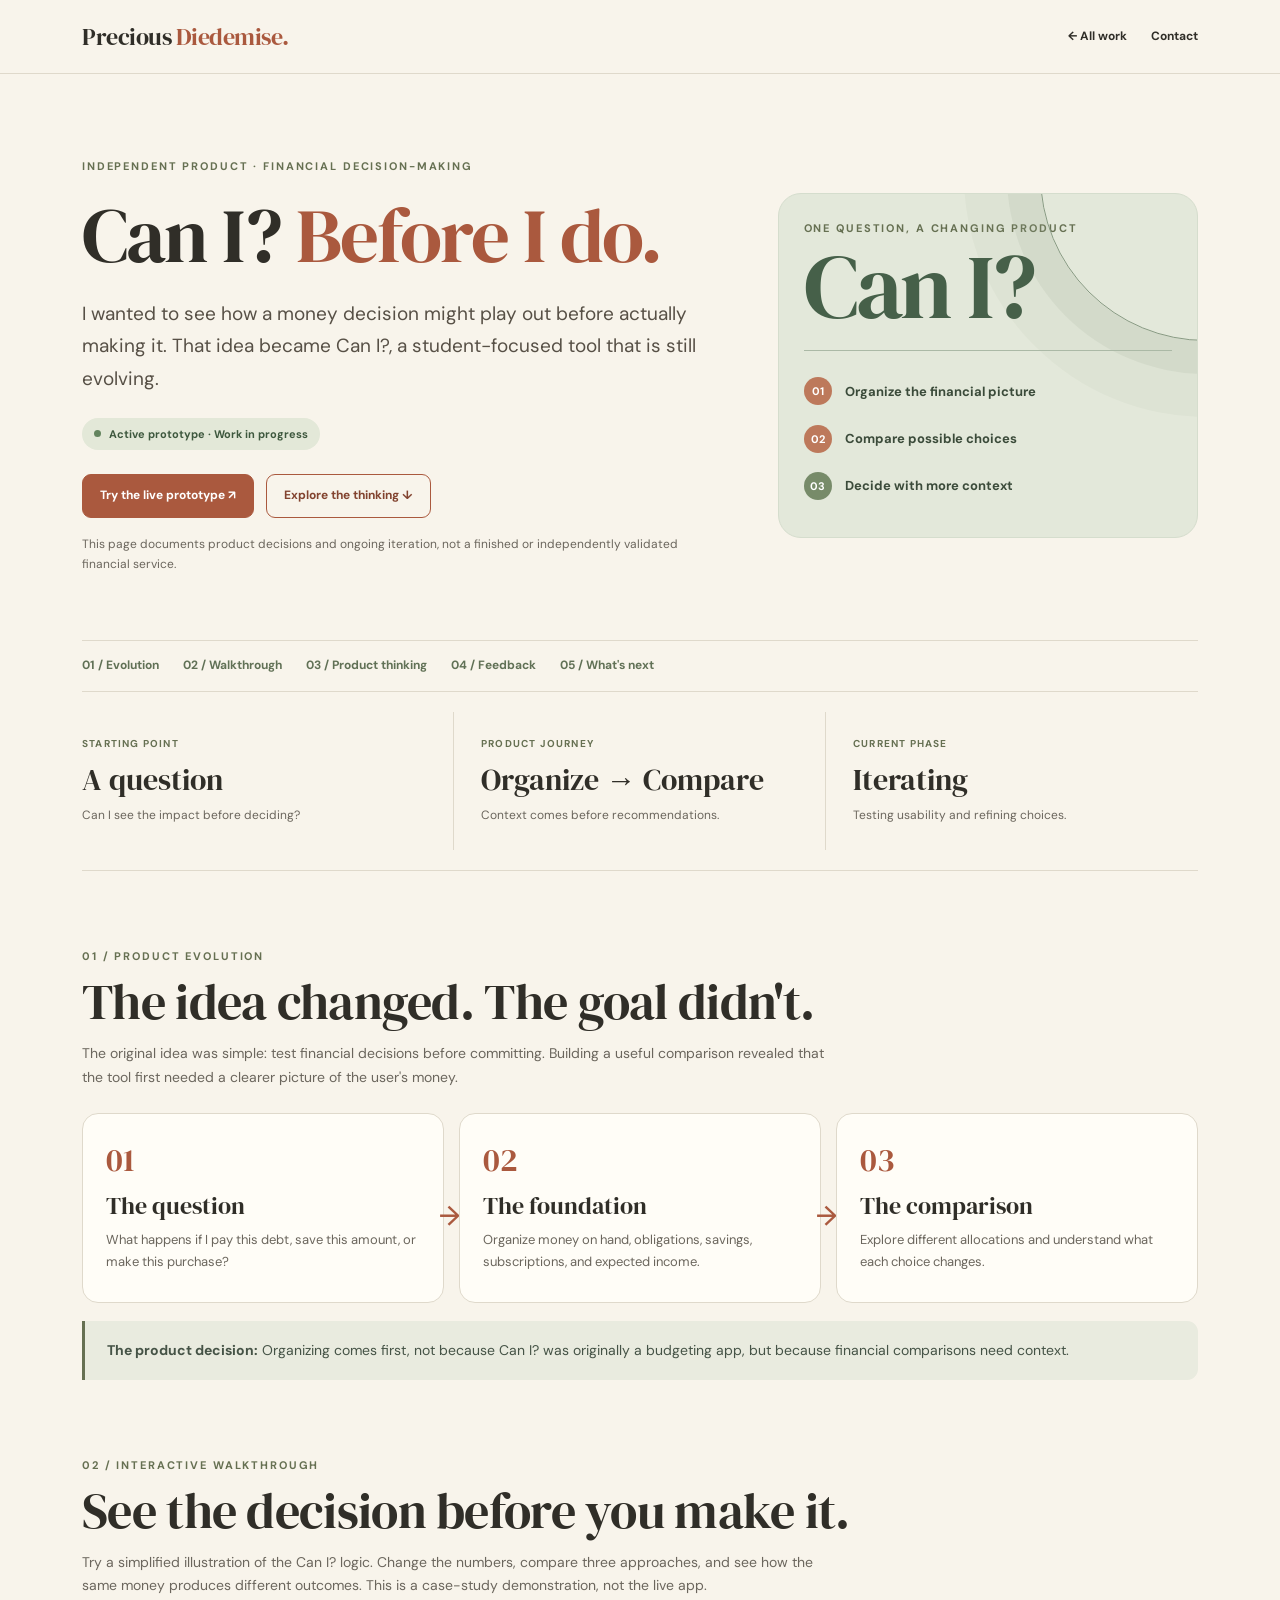
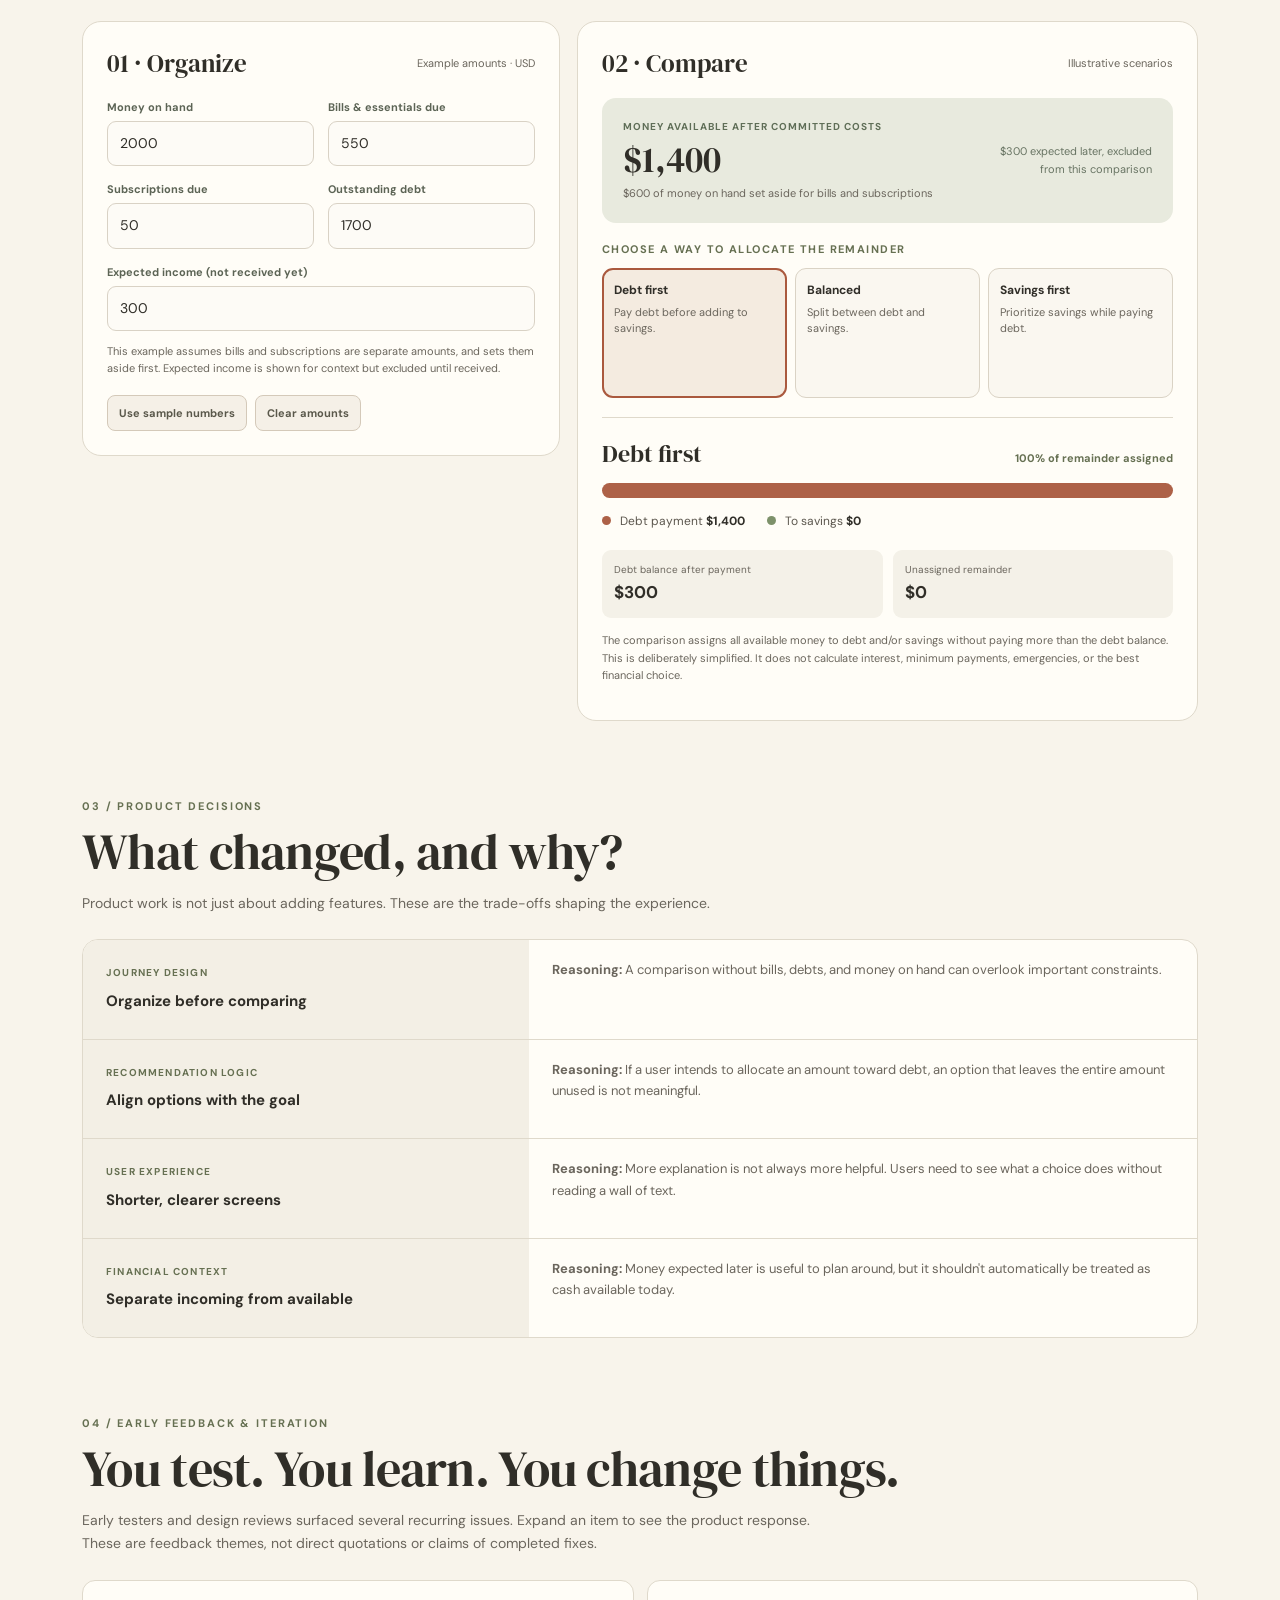
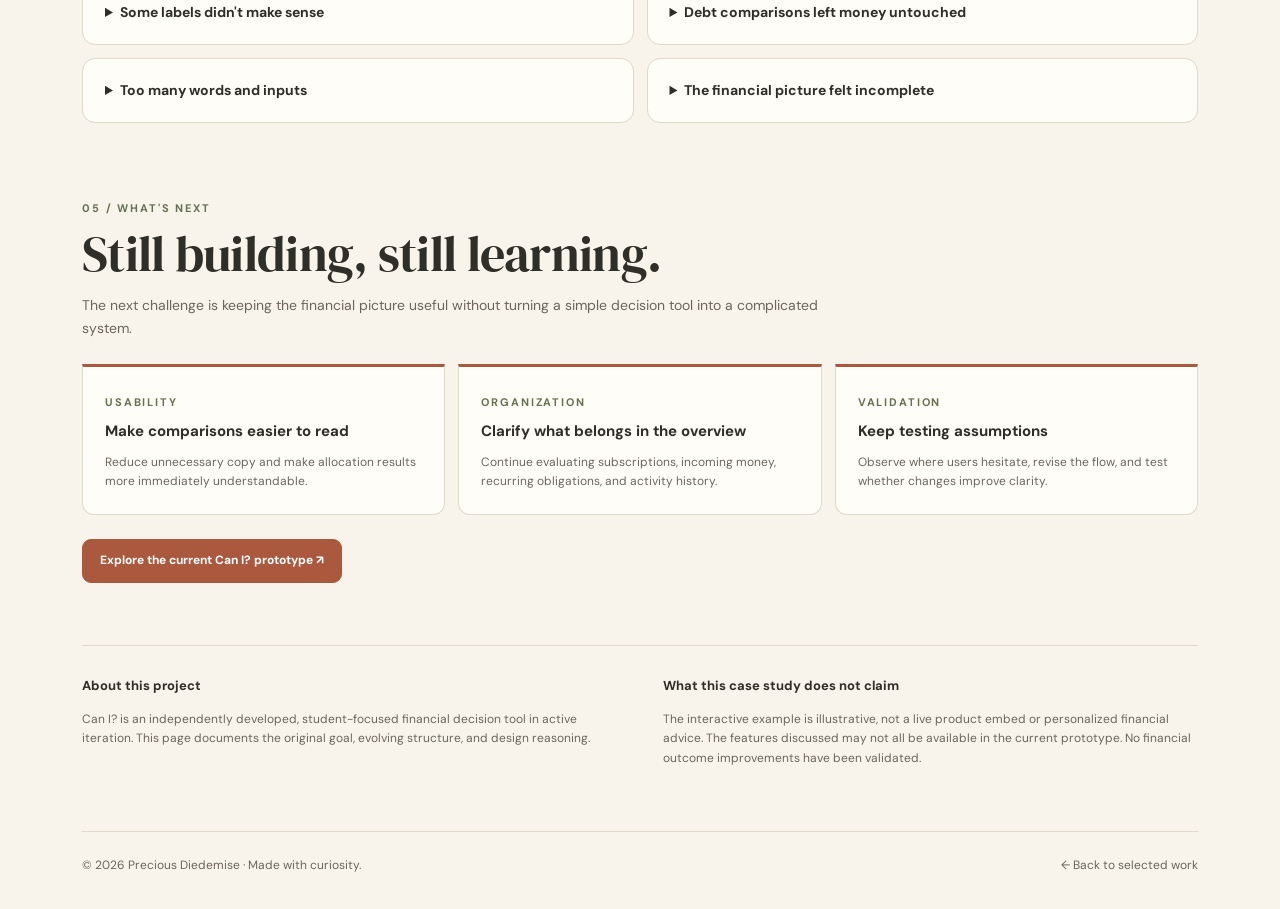
<file: can-i-case-study.html>
<!DOCTYPE html>
<html lang="en">
<head>
<meta charset="UTF-8">
<meta name="viewport" content="width=device-width, initial-scale=1">
<meta name="theme-color" content="#f8f4eb">
<meta name="description" content="The product development journey behind Can I?, a student-focused financial decision tool.">
<title>Can I? | Behind the Product · Precious Diedemise</title>

<link href="https://fonts.googleapis.com/css2?family=DM+Sans:wght@400;500;600;700&family=DM+Serif+Display:ital@0;1&display=swap" rel="stylesheet">
<link href="style.css" rel="stylesheet">

<style>
:root {
  --cream:#f8f4eb;
  --paper:#fffdf7;
  --ink:#302e28;
  --muted:#6b665d;
  --rust:#aa593e;
  --deep:#82432f;
  --olive:#667052;
  --line:#dfd9cb;
  --sage:#e8e9da;
  --tan:#f0e3d2;
}
* { box-sizing:border-box }
html { scroll-behavior:smooth }
body {
  margin:0;
  background:var(--cream);
  color:var(--ink);
  font:15px/1.65 'DM Sans',Arial,sans-serif;
}
button,input { font:inherit }
a { color:inherit;text-decoration:none }
button { cursor:pointer }
a:focus-visible,button:focus-visible,
input:focus-visible,summary:focus-visible {
  outline:3px solid var(--rust);
  outline-offset:3px;
}
.ci-shell {
  max-width:1180px;
  margin:auto;
  padding:0 32px;
}

/* HEADER */
.ci-header {
  position:sticky;
  top:0;
  z-index:20;
  background:rgba(248,244,235,.95);
  backdrop-filter:blur(14px);
  border-bottom:1px solid var(--line);
}
.ci-header-in {
  height:73px;
  display:flex;
  align-items:center;
  justify-content:space-between;
  gap:20px;
}
.ci-brand {
  font:400 24px 'DM Serif Display',Georgia,serif;
  letter-spacing:-.5px;
}
.ci-brand em {
  font-style:normal;
  color:var(--rust);
}
.ci-header-links {
  display:flex;
  gap:24px;
  font-size:12px;
  font-weight:700;
}
.ci-header-links a:hover { color:var(--rust) }

.ci-kicker,.ci-label {
  font-size:11px;
  letter-spacing:.17em;
  font-weight:700;
  text-transform:uppercase;
  color:var(--olive);
}
.ci-label {
  letter-spacing:.12em;
  font-size:10px;
}

/* HERO */
.ci-hero {
  display:grid;
  grid-template-columns:1.2fr .8fr;
  gap:65px;
  align-items:center;
  padding:83px 0 66px;
}
.ci-hero h1 {
  font:400 clamp(54px,6vw,82px)/1.05
       'DM Serif Display',Georgia,serif;
  letter-spacing:-1.9px;
  margin:20px 0 22px;
}
.ci-hero h1 em {
  color:var(--rust);
  font-style:normal;
}
.ci-lead {
  color:#575046;
  max-width:700px;
  font-size:19px;
  line-height:1.72;
  margin:0 0 22px;
}
.ci-status {
  display:inline-flex;
  align-items:center;
  gap:8px;
  padding:7px 12px;
  border-radius:100px;
  background:#e3e8d8;
  color:#3e583e;
  font-size:11px;
  font-weight:700;
}
.ci-status:before {
  content:'';
  height:7px;
  width:7px;
  border-radius:50%;
  background:#63845e;
}
.ci-context {
  font-size:12px;
  color:var(--muted);
  margin:17px 0 0;
  max-width:670px;
}
.ci-hero-actions {
  display:flex;
  gap:12px;
  flex-wrap:wrap;
  margin:24px 0 0;
}
.ci-button {
  display:inline-flex;
  align-items:center;
  justify-content:center;
  padding:11px 17px;
  border:1px solid var(--rust);
  border-radius:9px;
  background:transparent;
  color:var(--deep);
  font-size:12px;
  font-weight:700;
}
.ci-button:hover { background:#f1e7da }
.ci-button.filled {
  background:var(--rust);
  color:white;
}
.ci-button.filled:hover { background:var(--deep) }

/* ABSTRACT HERO ART */
.ci-hero-art {
  background:#e3e8da;
  border:1px solid #d5ddcd;
  border-radius:23px;
  min-height:345px;
  padding:25px 25px 29px;
  display:flex;
  flex-direction:column;
  justify-content:space-between;
  overflow:hidden;
  position:relative;
}
.ci-hero-art:before {
  content:'';
  position:absolute;
  border-radius:50%;
  width:330px;
  height:330px;
  border:1px solid #899b84;
  right:-175px;
  top:-185px;
  box-shadow:
    0 0 0 33px #8da08622,
    0 0 0 76px #8da08612;
}
.ci-art-word {
  font:400 91px/1 'DM Serif Display',Georgia,serif;
  color:#466049;
  position:relative;
  letter-spacing:-3px;
}
.ci-art-rule {
  border-top:1px solid #abb9a6;
  margin:15px 0;
  position:relative;
}
.ci-art-step {
  display:flex;
  align-items:center;
  gap:13px;
  position:relative;
  color:#3b4b3a;
  font-size:13px;
  font-weight:700;
  padding:8px 0;
}
.ci-art-step span {
  display:grid;
  place-items:center;
  background:#bd795b;
  color:white;
  width:28px;
  height:28px;
  border-radius:50%;
  font-size:11px;
}
.ci-art-step:last-child span {
  background:#778b69;
}

/* PAGE NAVIGATION */
.ci-anchor-nav {
  display:flex;
  flex-wrap:wrap;
  gap:24px;
  border-top:1px solid var(--line);
  border-bottom:1px solid var(--line);
  padding:15px 0;
  font-size:12px;
  font-weight:700;
  color:#617156;
}
.ci-anchor-nav a:hover { color:var(--rust) }

.ci-facts {
  display:grid;
  grid-template-columns:repeat(3,1fr);
  border-bottom:1px solid var(--line);
}
.ci-fact {
  padding:24px 20px 25px 0;
  margin:20px 0;
  border-right:1px solid var(--line);
}
.ci-fact:not(:first-child) { padding-left:27px }
.ci-fact:last-child { border:0 }
.ci-fact strong {
  display:block;
  font:400 30px/1.23 'DM Serif Display',Georgia,serif;
  margin:9px 0 7px;
}
.ci-fact p {
  font-size:12px;
  color:var(--muted);
  margin:0;
}

/* SHARED SECTIONS */
.ci-section {
  padding:76px 0 0;
  scroll-margin-top:110px;
}
.ci-section h2 {
  font:400 clamp(35px,4vw,50px)/1.12
       'DM Serif Display',Georgia,serif;
  letter-spacing:-.7px;
  margin:9px 0 12px;
}
.ci-section-lead {
  color:var(--muted);
  font-size:14px;
  max-width:765px;
  margin:0 0 24px;
}

/* PRODUCT EVOLUTION */
.ci-flow {
  display:grid;
  grid-template-columns:repeat(3,minmax(0,1fr));
  gap:15px;
}
.ci-flow-card {
  background:var(--paper);
  border:1px solid var(--line);
  border-radius:16px;
  padding:23px;
  position:relative;
  min-height:190px;
}
.ci-flow-card:after {
  content:'→';
  font:500 27px 'DM Sans',sans-serif;
  position:absolute;
  right:-17px;
  top:45%;
  z-index:1;
  color:var(--rust);
}
.ci-flow-card:last-child:after { display:none }
.ci-flow-index {
  font:400 33px 'DM Serif Display',Georgia,serif;
  color:var(--rust);
}
.ci-flow-card h3 {
  font:400 24px/1.2 'DM Serif Display',Georgia,serif;
  margin:10px 0 9px;
}
.ci-flow-card p {
  margin:0;
  font-size:13px;
  color:var(--muted);
}
.ci-insight {
  background:#e9ebdf;
  border-left:3px solid var(--olive);
  padding:18px 22px;
  margin-top:18px;
  border-radius:0 11px 11px 0;
  font-size:14px;
  color:#455346;
}

/* INTERACTIVE WALKTHROUGH */
.ci-lab {
  display:grid;
  grid-template-columns:minmax(295px,.87fr) minmax(0,1.13fr);
  gap:17px;
  align-items:start;
}
.ci-panel {
  background:var(--paper);
  border:1px solid var(--line);
  border-radius:19px;
  padding:24px;
  min-width:0;
}
.ci-panel-head {
  display:flex;
  align-items:center;
  justify-content:space-between;
  gap:10px;
  margin-bottom:18px;
}
.ci-panel-head h3 {
  font:400 25px 'DM Serif Display',Georgia,serif;
  margin:0;
}
.ci-small {
  color:var(--muted);
  font-size:11px;
}
.ci-input-grid {
  display:grid;
  grid-template-columns:1fr 1fr;
  gap:14px;
}
.ci-field {
  display:flex;
  flex-direction:column;
  gap:5px;
  min-width:0;
}
.ci-field label {
  font-size:11px;
  color:#5c6455;
  font-weight:700;
}
.ci-field input {
  border:1px solid #d9d2c5;
  border-radius:9px;
  min-height:45px;
  padding:10px 12px;
  background:#fdfbf6;
  color:var(--ink);
  width:100%;
  font-size:14px;
}
.ci-input-full { grid-column:1 / -1 }
.ci-subnote {
  font-size:11px;
  color:var(--muted);
  line-height:1.55;
  margin:12px 0 0;
}
.ci-input-actions {
  display:flex;
  gap:8px;
  flex-wrap:wrap;
  margin-top:18px;
}
.ci-quiet-button {
  padding:8px 11px;
  border:1px solid #d4c9b9;
  background:#f5f0e7;
  color:#5a584b;
  border-radius:8px;
  font-size:11px;
  font-weight:700;
}
.ci-quiet-button:hover { background:#ebe5d8 }

.ci-budget {
  background:#e8eade;
  border-radius:14px;
  padding:21px;
  margin-bottom:17px;
  display:grid;
  grid-template-columns:1fr auto;
  align-items:center;
  gap:10px;
}
.ci-budget strong {
  font:400 36px/1 'DM Serif Display',Georgia,serif;
  display:block;
  margin:6px 0;
}
.ci-budget .ci-lbl {
  font-size:10px;
  letter-spacing:.1em;
  text-transform:uppercase;
  color:#5f6e57;
  font-weight:700;
}
.ci-budget .ci-excluded {
  font-size:11px;
  color:#687463;
  max-width:165px;
  text-align:right;
}
.ci-budget-warning {
  font-size:12px;
  color:#963e27;
  display:none;
  margin:-7px 0 15px;
}
.ci-choice-label {
  font-size:11px;
  font-weight:700;
  color:var(--olive);
  letter-spacing:.13em;
  text-transform:uppercase;
  margin-bottom:10px;
}
.ci-options {
  display:grid;
  grid-template-columns:repeat(3,1fr);
  gap:8px;
}
.ci-plan {
  border:1px solid #dad3c5;
  background:#faf7f0;
  text-align:left;
  border-radius:11px;
  padding:14px 11px;
  min-height:130px;
  display:flex;
  flex-direction:column;
  gap:7px;
  color:var(--ink);
  transition:border-color .15s,transform .15s;
}
.ci-plan:hover { transform:translateY(-2px) }
.ci-plan[aria-pressed="true"] {
  border:2px solid var(--rust);
  padding:13px 10px;
  background:#f4ebe0;
}
.ci-plan-title {
  font-size:12px;
  font-weight:700;
  line-height:1.3;
}
.ci-plan-sub {
  font-size:11px;
  color:var(--muted);
  line-height:1.4;
}
.ci-plan-mini {
  margin-top:auto;
  display:flex;
  height:5px;
  border-radius:7px;
  overflow:hidden;
  background:#ddd8c9;
}
.ci-plan-mini span:first-child { background:#ad6147 }
.ci-plan-mini span:last-child { background:#7d916a }

.ci-result {
  border-top:1px solid var(--line);
  margin-top:19px;
  padding-top:19px;
}
.ci-result-title {
  display:flex;
  justify-content:space-between;
  align-items:baseline;
  gap:12px;
  flex-wrap:wrap;
}
.ci-result-title strong {
  font:400 24px 'DM Serif Display',Georgia,serif;
}
.ci-result-title span {
  font-size:11px;
  color:var(--olive);
  font-weight:700;
}
.ci-allocation-bar {
  height:15px;
  border-radius:50px;
  background:#e3ddd2;
  display:flex;
  overflow:hidden;
  margin:13px 0 14px;
}
.ci-debt-seg { background:#ad6147 }
.ci-save-seg { background:#7d916a }
.ci-legend {
  display:flex;
  gap:22px;
  flex-wrap:wrap;
  font-size:12px;
  color:#5c574e;
}
.ci-legend i {
  display:inline-block;
  width:9px;
  height:9px;
  border-radius:50%;
  margin-right:6px;
}
.ci-legend strong { color:var(--ink) }
.ci-result-foot {
  display:grid;
  grid-template-columns:repeat(2,1fr);
  gap:10px;
  margin-top:18px;
}
.ci-result-foot div {
  background:#f4f1e8;
  border-radius:9px;
  padding:12px;
}
.ci-result-foot span {
  font-size:10px;
  color:var(--muted);
  display:block;
}
.ci-result-foot b { font-size:17px }
.ci-lab-note {
  font-size:11px;
  color:var(--muted);
  margin-top:14px;
  line-height:1.6;
}

/* PRODUCT DECISION LOG */
.ci-decisions {
  border:1px solid var(--line);
  border-radius:16px;
  background:var(--paper);
  overflow:hidden;
}
.ci-decision-row {
  display:grid;
  grid-template-columns:.8fr 1.2fr;
  border-top:1px solid var(--line);
}
.ci-decision-row:first-child { border:0 }
.ci-decision-row > div { padding:19px 23px }
.ci-decision-row > div:first-child { background:#f3efe5 }
.ci-decision-row h3 {
  margin:5px 0 6px;
  font-size:15px;
}
.ci-decision-row p {
  margin:0;
  color:var(--muted);
  font-size:13px;
}

/* USER FEEDBACK */
.ci-feedback {
  display:grid;
  grid-template-columns:repeat(2,1fr);
  gap:13px;
}
.ci-feedback details {
  background:var(--paper);
  border:1px solid var(--line);
  border-radius:13px;
  padding:20px 22px;
}
.ci-feedback summary {
  cursor:pointer;
  font-weight:700;
  font-size:14px;
}
.ci-feedback p {
  font-size:13px;
  color:var(--muted);
  margin:12px 0 4px;
}
.ci-feedback .ci-response {
  border-top:1px solid var(--line);
  padding-top:11px;
  margin-top:12px;
}
.ci-feedback em {
  font-style:normal;
  font-weight:700;
  color:var(--olive);
  font-size:11px;
}

/* NEXT STEPS */
.ci-next {
  display:grid;
  grid-template-columns:repeat(3,1fr);
  gap:13px;
}
.ci-next article {
  border-top:3px solid var(--rust);
  border-left:1px solid var(--line);
  border-right:1px solid var(--line);
  border-bottom:1px solid var(--line);
  background:var(--paper);
  padding:22px;
  border-radius:0 0 12px 12px;
}
.ci-next h3 {
  font-size:15px;
  margin:5px 0 9px;
}
.ci-next p {
  font-size:12px;
  color:var(--muted);
  margin:0;
}
.ci-limit {
  border-top:1px solid var(--line);
  display:grid;
  grid-template-columns:1fr 1fr;
  gap:45px;
  margin-top:62px;
  padding:27px 0 50px;
}
.ci-limit strong { font-size:13px }
.ci-limit p {
  font-size:12px;
  color:var(--muted);
}
.ci-footer {
  border-top:1px solid var(--line);
  padding:24px 0 33px;
  color:var(--muted);
  font-size:12px;
  display:flex;
  gap:14px;
  flex-wrap:wrap;
  justify-content:space-between;
}

/* RESPONSIVE */
@media(max-width:990px) {
  .ci-hero { grid-template-columns:1fr }
  .ci-hero-art { display:none }
  .ci-lab { grid-template-columns:1fr }
}
@media(max-width:700px) {
  .ci-shell { padding:0 19px }
  .ci-header-in { height:65px }
  .ci-brand { font-size:20px }
  .ci-header-links { gap:12px;font-size:11px }
  .ci-hero { padding:50px 0 40px }
  .ci-hero h1 { font-size:53px }
  .ci-lead { font-size:16px }
  .ci-anchor-nav { gap:13px }
  .ci-fact {
    padding:15px 8px 15px 0;
    margin:12px 0;
  }
  .ci-fact:not(:first-child) { padding-left:10px }
  .ci-fact strong { font-size:23px }
  .ci-fact p { font-size:10px }
  .ci-section { padding-top:57px }
  .ci-flow,.ci-feedback,.ci-next,.ci-limit {
    grid-template-columns:1fr;
  }
  .ci-flow-card:after {
    content:'↓';
    top:auto;
    bottom:-19px;
    right:48%;
  }
  .ci-decision-row { grid-template-columns:1fr }
  .ci-decision-row > div { padding:14px 19px }
  .ci-panel { padding:18px }
  .ci-options { grid-template-columns:1fr }
  .ci-plan { min-height:84px }
  .ci-budget { grid-template-columns:1fr }
  .ci-budget strong { font-size:30px }
  .ci-budget .ci-excluded {
    text-align:left;
    max-width:none;
  }
}
</style>
</head>

<body>

<!-- HEADER -->
<header class="ci-header">
  <div class="ci-shell ci-header-in">
    <a class="ci-brand" href="index.html#home">
      Precious <em>Diedemise.</em>
    </a>
    <nav class="ci-header-links">
      <a href="index.html#work">← All work</a>
      <a href="index.html#contact">Contact</a>
    </nav>
  </div>
</header>

<main class="ci-shell">

<!-- HERO -->
<section class="ci-hero">
  <div>
    <div class="ci-kicker">
      Independent product · Financial decision-making
    </div>

    <h1>Can I? <em>Before I do.</em></h1>

    <p class="ci-lead">
      I wanted to see how a money decision might play out
      before actually making it. That idea became Can I?,
      a student-focused tool that is still evolving.
    </p>

    <span class="ci-status">
      Active prototype · Work in progress
    </span>

    <div class="ci-hero-actions">
      <a class="ci-button filled"
         href="https://can-i-phi.vercel.app/"
         target="_blank" rel="noopener noreferrer">
        Try the live prototype ↗
      </a>
      <a class="ci-button" href="#walkthrough">
        Explore the thinking ↓
      </a>
    </div>

    <p class="ci-context">
      This page documents product decisions and ongoing
      iteration, not a finished or independently validated
      financial service.
    </p>
  </div>

  <div class="ci-hero-art" aria-hidden="true">
    <div class="ci-kicker">
      One question, a changing product
    </div>

    <div class="ci-art-word">Can I?</div>

    <div class="ci-art-rule"></div>

    <div class="ci-art-step">
      <span>01</span> Organize the financial picture
    </div>
    <div class="ci-art-step">
      <span>02</span> Compare possible choices
    </div>
    <div class="ci-art-step">
      <span>03</span> Decide with more context
    </div>
  </div>
</section>

<!-- SECTION NAVIGATION -->
<nav class="ci-anchor-nav" aria-label="Case study sections">
  <a href="#evolution">01 / Evolution</a>
  <a href="#walkthrough">02 / Walkthrough</a>
  <a href="#decisions">03 / Product thinking</a>
  <a href="#feedback">04 / Feedback</a>
  <a href="#next">05 / What's next</a>
</nav>

<div class="ci-facts">
  <div class="ci-fact">
    <div class="ci-label">Starting point</div>
    <strong>A question</strong>
    <p>Can I see the impact before deciding?</p>
  </div>
  <div class="ci-fact">
    <div class="ci-label">Product journey</div>
    <strong>Organize → Compare</strong>
    <p>Context comes before recommendations.</p>
  </div>
  <div class="ci-fact">
    <div class="ci-label">Current phase</div>
    <strong>Iterating</strong>
    <p>Testing usability and refining choices.</p>
  </div>
</div>

<!-- 01: EVOLUTION -->
<section class="ci-section" id="evolution">
  <div class="ci-kicker">01 / Product evolution</div>
  <h2>The idea changed. The goal didn't.</h2>

  <p class="ci-section-lead">
    The original idea was simple: test financial decisions
    before committing. Building a useful comparison revealed
    that the tool first needed a clearer picture of the user's money.
  </p>

  <div class="ci-flow">
    <article class="ci-flow-card">
      <span class="ci-flow-index">01</span>
      <h3>The question</h3>
      <p>
        What happens if I pay this debt, save this amount,
        or make this purchase?
      </p>
    </article>

    <article class="ci-flow-card">
      <span class="ci-flow-index">02</span>
      <h3>The foundation</h3>
      <p>
        Organize money on hand, obligations, savings,
        subscriptions, and expected income.
      </p>
    </article>

    <article class="ci-flow-card">
      <span class="ci-flow-index">03</span>
      <h3>The comparison</h3>
      <p>
        Explore different allocations and understand
        what each choice changes.
      </p>
    </article>
  </div>

  <div class="ci-insight">
    <strong>The product decision:</strong>
    Organizing comes first, not because Can I? was originally
    a budgeting app, but because financial comparisons need context.
  </div>
</section>

<!-- 02: INTERACTIVE WALKTHROUGH -->
<section class="ci-section" id="walkthrough">
  <div class="ci-kicker">02 / Interactive walkthrough</div>
  <h2>See the decision before you make it.</h2>

  <p class="ci-section-lead">
    Try a simplified illustration of the Can I? logic.
    Change the numbers, compare three approaches, and see
    how the same money produces different outcomes.
    This is a case-study demonstration, not the live app.
  </p>

  <div class="ci-lab">

    <!-- INPUTS -->
    <div class="ci-panel">
      <div class="ci-panel-head">
        <h3>01 · Organize</h3>
        <span class="ci-small">Example amounts · USD</span>
      </div>

      <div class="ci-input-grid">
        <div class="ci-field">
          <label for="ci-money">Money on hand</label>
          <input id="ci-money" type="number"
                 min="0" step="10" value="2000">
        </div>

        <div class="ci-field">
          <label for="ci-bills">Bills &amp; essentials due</label>
          <input id="ci-bills" type="number"
                 min="0" step="10" value="550">
        </div>

        <div class="ci-field">
          <label for="ci-subs">Subscriptions due</label>
          <input id="ci-subs" type="number"
                 min="0" step="10" value="50">
        </div>

        <div class="ci-field">
          <label for="ci-debt">Outstanding debt</label>
          <input id="ci-debt" type="number"
                 min="0" step="10" value="1700">
        </div>

        <div class="ci-field ci-input-full">
          <label for="ci-incoming">
            Expected income (not received yet)
          </label>
          <input id="ci-incoming" type="number"
                 min="0" step="10" value="300">
        </div>
      </div>

      <p class="ci-subnote">
        This example assumes bills and subscriptions are separate
        amounts, and sets them aside first. Expected income is
        shown for context but excluded until received.
      </p>

      <div class="ci-input-actions">
        <button class="ci-quiet-button" id="ci-sample">
          Use sample numbers
        </button>
        <button class="ci-quiet-button" id="ci-clear">
          Clear amounts
        </button>
      </div>
    </div>

    <!-- COMPARISON -->
    <div class="ci-panel">
      <div class="ci-panel-head">
        <h3>02 · Compare</h3>
        <span class="ci-small">Illustrative scenarios</span>
      </div>

      <div class="ci-budget" aria-live="polite">
        <div>
          <div class="ci-lbl">
            Money available after committed costs
          </div>
          <strong id="ci-available">$1,400</strong>
          <div class="ci-small" id="ci-reserved">
            $600 set aside for bills and subscriptions
          </div>
        </div>

        <div class="ci-excluded" id="ci-future">
          $300 expected later, excluded
          from this comparison
        </div>
      </div>

      <p class="ci-budget-warning"
         id="ci-warning" role="status"></p>

      <div class="ci-choice-label">
        Choose a way to allocate the remainder
      </div>

      <div class="ci-options" role="group"
           aria-label="Compare allocation approaches">

        <button class="ci-plan"
                data-plan="debt" aria-pressed="true">
          <span class="ci-plan-title">Debt first</span>
          <span class="ci-plan-sub">
            Pay debt before adding to savings.
          </span>
          <span class="ci-plan-mini">
            <span></span><span></span>
          </span>
        </button>

        <button class="ci-plan"
                data-plan="balanced" aria-pressed="false">
          <span class="ci-plan-title">Balanced</span>
          <span class="ci-plan-sub">
            Split between debt and savings.
          </span>
          <span class="ci-plan-mini">
            <span></span><span></span>
          </span>
        </button>

        <button class="ci-plan"
                data-plan="save" aria-pressed="false">
          <span class="ci-plan-title">Savings first</span>
          <span class="ci-plan-sub">
            Prioritize savings while paying debt.
          </span>
          <span class="ci-plan-mini">
            <span></span><span></span>
          </span>
        </button>
      </div>

      <div class="ci-result" aria-live="polite">
        <div class="ci-result-title">
          <strong id="ci-result-title">Debt first</strong>
          <span id="ci-fully-assigned">
            100% of remainder assigned
          </span>
        </div>

        <div class="ci-allocation-bar"
             role="img"
             aria-label="Allocation to debt and savings"
             id="ci-result-bar">
          <div class="ci-debt-seg" id="ci-debt-bar"></div>
          <div class="ci-save-seg" id="ci-save-bar"></div>
        </div>

        <div class="ci-legend">
          <span>
            <i style="background:#ad6147"></i>
            Debt payment
            <strong id="ci-debt-pay">$1,400</strong>
          </span>

          <span>
            <i style="background:#7d916a"></i>
            To savings
            <strong id="ci-save-pay">$0</strong>
          </span>
        </div>

        <div class="ci-result-foot">
          <div>
            <span>Debt balance after payment</span>
            <b id="ci-debt-after">$300</b>
          </div>
          <div>
            <span>Unassigned remainder</span>
            <b id="ci-unassigned">$0</b>
          </div>
        </div>
      </div>

      <p class="ci-lab-note">
        The comparison assigns all available money to debt
        and/or savings without paying more than the debt balance.
        This is deliberately simplified. It does not calculate
        interest, minimum payments, emergencies, or the best
        financial choice.
      </p>
    </div>
  </div>
</section>

<!-- 03: PRODUCT DECISIONS -->
<section class="ci-section" id="decisions">
  <div class="ci-kicker">03 / Product decisions</div>
  <h2>What changed, and why?</h2>

  <p class="ci-section-lead">
    Product work is not just about adding features.
    These are the trade-offs shaping the experience.
  </p>

  <div class="ci-decisions">
    <div class="ci-decision-row">
      <div>
        <span class="ci-label">Journey design</span>
        <h3>Organize before comparing</h3>
      </div>
      <div>
        <p>
          <strong>Reasoning:</strong>
          A comparison without bills, debts, and money on hand
          can overlook important constraints.
        </p>
      </div>
    </div>

    <div class="ci-decision-row">
      <div>
        <span class="ci-label">Recommendation logic</span>
        <h3>Align options with the goal</h3>
      </div>
      <div>
        <p>
          <strong>Reasoning:</strong>
          If a user intends to allocate an amount toward debt,
          an option that leaves the entire amount unused
          is not meaningful.
        </p>
      </div>
    </div>

    <div class="ci-decision-row">
      <div>
        <span class="ci-label">User experience</span>
        <h3>Shorter, clearer screens</h3>
      </div>
      <div>
        <p>
          <strong>Reasoning:</strong>
          More explanation is not always more helpful.
          Users need to see what a choice does without reading
          a wall of text.
        </p>
      </div>
    </div>

    <div class="ci-decision-row">
      <div>
        <span class="ci-label">Financial context</span>
        <h3>Separate incoming from available</h3>
      </div>
      <div>
        <p>
          <strong>Reasoning:</strong>
          Money expected later is useful to plan around,
          but it shouldn't automatically be treated as
          cash available today.
        </p>
      </div>
    </div>
  </div>
</section>

<!-- 04: USER FEEDBACK -->
<section class="ci-section" id="feedback">
  <div class="ci-kicker">04 / Early feedback &amp; iteration</div>
  <h2>You test. You learn. You change things.</h2>

  <p class="ci-section-lead">
    Early testers and design reviews surfaced several recurring issues.
    Expand an item to see the product response.
    These are feedback themes, not direct quotations
    or claims of completed fixes.
  </p>

  <div class="ci-feedback">

    <details>
      <summary>Some labels didn't make sense</summary>
      <p>
        Terms like “Protected” were not immediately
        intuitive to users.
      </p>
      <p class="ci-response">
        <em>DESIGN RESPONSE</em><br>
        Prefer familiar language such as “Savings”
        and explain financial categories only when needed.
      </p>
    </details>

    <details>
      <summary>Debt comparisons left money untouched</summary>
      <p>
        Some suggested options didn't align with the
        stated goal of using money to reduce debt.
      </p>
      <p class="ci-response">
        <em>DESIGN RESPONSE</em><br>
        Explore goal-aware allocations and show
        how the full chosen amount is distributed.
      </p>
    </details>

    <details>
      <summary>Too many words and inputs</summary>
      <p>
        Long descriptions and overlapping choices
        could make the experience harder to understand.
      </p>
      <p class="ci-response">
        <em>DESIGN RESPONSE</em><br>
        Simplify language, remove duplication,
        and guide users through smaller steps.
      </p>
    </details>

    <details>
      <summary>The financial picture felt incomplete</summary>
      <p>
        Feedback raised questions about incoming pay,
        recurring subscriptions, unforeseen expenses,
        and saved activity.
      </p>
      <p class="ci-response">
        <em>DESIGN RESPONSE</em><br>
        Assess which organizing features are necessary
        before expanding the comparison experience.
      </p>
    </details>

  </div>
</section>

<!-- 05: NEXT STEPS -->
<section class="ci-section" id="next">
  <div class="ci-kicker">05 / What's next</div>
  <h2>Still building, still learning.</h2>

  <p class="ci-section-lead">
    The next challenge is keeping the financial picture
    useful without turning a simple decision tool into
    a complicated system.
  </p>

  <div class="ci-next">
    <article>
      <span class="ci-kicker">Usability</span>
      <h3>Make comparisons easier to read</h3>
      <p>
        Reduce unnecessary copy and make allocation
        results more immediately understandable.
      </p>
    </article>

    <article>
      <span class="ci-kicker">Organization</span>
      <h3>Clarify what belongs in the overview</h3>
      <p>
        Continue evaluating subscriptions, incoming money,
        recurring obligations, and activity history.
      </p>
    </article>

    <article>
      <span class="ci-kicker">Validation</span>
      <h3>Keep testing assumptions</h3>
      <p>
        Observe where users hesitate, revise the flow,
        and test whether changes improve clarity.
      </p>
    </article>
  </div>

  <div class="ci-hero-actions">
    <a class="ci-button filled"
       href="https://can-i-phi.vercel.app/"
       target="_blank" rel="noopener noreferrer">
      Explore the current Can I? prototype ↗
    </a>
  </div>
</section>

<!-- LIMITATIONS -->
<div class="ci-limit">
  <div>
    <strong>About this project</strong>
    <p>
      Can I? is an independently developed, student-focused
      financial decision tool in active iteration.
      This page documents the original goal, evolving structure,
      and design reasoning.
    </p>
  </div>

  <div>
    <strong>What this case study does not claim</strong>
    <p>
      The interactive example is illustrative, not a live
      product embed or personalized financial advice.
      The features discussed may not all be available
      in the current prototype. No financial outcome
      improvements have been validated.
    </p>
  </div>
</div>

<footer class="ci-footer">
  <span>© 2026 Precious Diedemise · Made with curiosity.</span>
  <a href="index.html#work">← Back to selected work</a>
</footer>

</main>

<script>
const ciFields = {
  money: document.getElementById('ci-money'),
  bills: document.getElementById('ci-bills'),
  subs: document.getElementById('ci-subs'),
  debt: document.getElementById('ci-debt'),
  incoming: document.getElementById('ci-incoming')
};

const ciSamples = {
  money:2000,
  bills:550,
  subs:50,
  debt:1700,
  incoming:300
};

let ciSelected = 'debt';

const ciDollar = new Intl.NumberFormat('en-US', {
  style:'currency',
  currency:'USD',
  maximumFractionDigits:0
});

const ciRead = key =>
  Math.max(0,Number(ciFields[key].value) || 0);

const ciSet = (id,value) =>
  document.getElementById(id).textContent = value;

const ciName = {
  debt:'Debt first',
  balanced:'Balanced',
  save:'Savings first'
};

function ciAllocate(available,debt,plan) {
  const fraction =
    plan === 'debt' ? 1 :
    plan === 'balanced' ? .65 : .35;

  const toDebt = Math.min(
    debt,
    Math.round(available * fraction * 100) / 100
  );

  return {
    debt:toDebt,
    save:Math.max(0,available-toDebt)
  };
}

function ciRender() {
  const cash = ciRead('money');
  const bills = ciRead('bills');
  const subs = ciRead('subs');
  const debt = ciRead('debt');
  const incoming = ciRead('incoming');

  const committed = bills + subs;
  const available = Math.max(0,cash-committed);

  ciSet('ci-available',ciDollar.format(available));

  ciSet(
    'ci-reserved',
    ciDollar.format(Math.min(cash,committed)) +
    ' of money on hand set aside for bills and subscriptions'
  );

  ciSet(
    'ci-future',
    ciDollar.format(incoming) +
    ' expected later, excluded from this comparison'
  );

  const warning = document.getElementById('ci-warning');

  if(cash < committed) {
    warning.style.display = 'block';
    warning.textContent =
      'Committed costs exceed money on hand by ' +
      ciDollar.format(committed-cash) +
      '. No money is available to allocate.';
  } else {
    warning.style.display = 'none';
    warning.textContent = '';
  }

  document.querySelectorAll('.ci-plan').forEach(btn => {
    const key = btn.dataset.plan;
    const allocation = ciAllocate(available,debt,key);

    btn.setAttribute(
      'aria-pressed',
      String(key === ciSelected)
    );

    const bars = btn.querySelectorAll('.ci-plan-mini span');

    bars[0].style.width =
      (available ? allocation.debt/available*100 : 0) + '%';

    bars[1].style.width =
      (available ? allocation.save/available*100 : 0) + '%';
  });

  const result = ciAllocate(available,debt,ciSelected);

  ciSet('ci-result-title',ciName[ciSelected]);

  ciSet(
    'ci-fully-assigned',
    available > 0
      ? '100% of remainder assigned'
      : 'Nothing available to assign'
  );

  ciSet('ci-debt-pay',ciDollar.format(result.debt));
  ciSet('ci-save-pay',ciDollar.format(result.save));

  ciSet(
    'ci-debt-after',
    ciDollar.format(Math.max(0,debt-result.debt))
  );

  ciSet(
    'ci-unassigned',
    ciDollar.format(
      Math.max(0,available-result.debt-result.save)
    )
  );

  document.getElementById('ci-debt-bar').style.width =
    (available ? result.debt/available*100 : 0) + '%';

  document.getElementById('ci-save-bar').style.width =
    (available ? result.save/available*100 : 0) + '%';

  document.getElementById('ci-result-bar').setAttribute(
    'aria-label',
    ciDollar.format(result.debt) + ' toward debt and ' +
    ciDollar.format(result.save) + ' toward savings'
  );
}

Object.values(ciFields).forEach(el => {
  el.addEventListener('input',ciRender);
});

document.querySelectorAll('.ci-plan').forEach(btn => {
  btn.addEventListener('click',() => {
    ciSelected = btn.dataset.plan;
    ciRender();
  });
});

document.getElementById('ci-sample').addEventListener(
  'click',() => {
    Object.entries(ciSamples).forEach(([key,value]) => {
      ciFields[key].value = value;
    });

    ciSelected = 'debt';
    ciRender();
  }
);

document.getElementById('ci-clear').addEventListener(
  'click',() => {
    Object.values(ciFields).forEach(el => {
      el.value = '';
    });

    ciRender();
  }
);

ciRender();
</script>
</body>
</html>
</file>
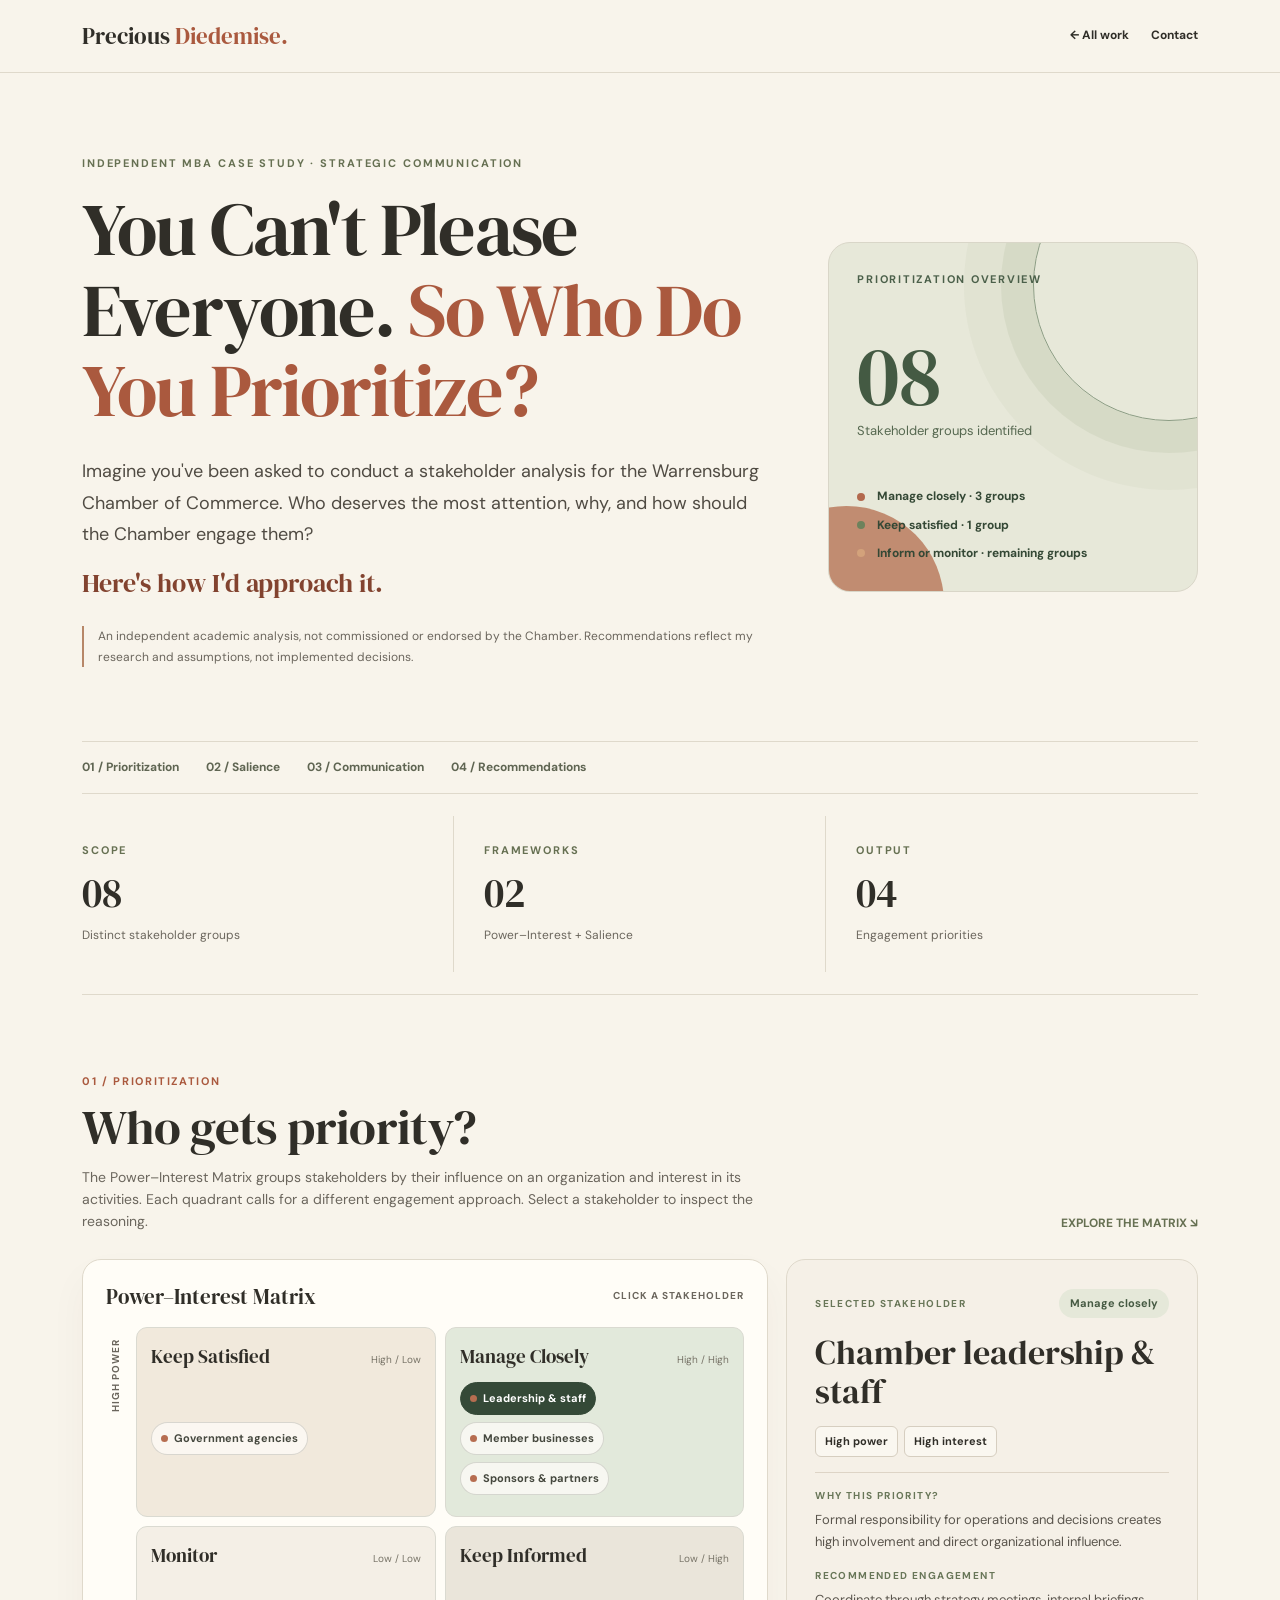
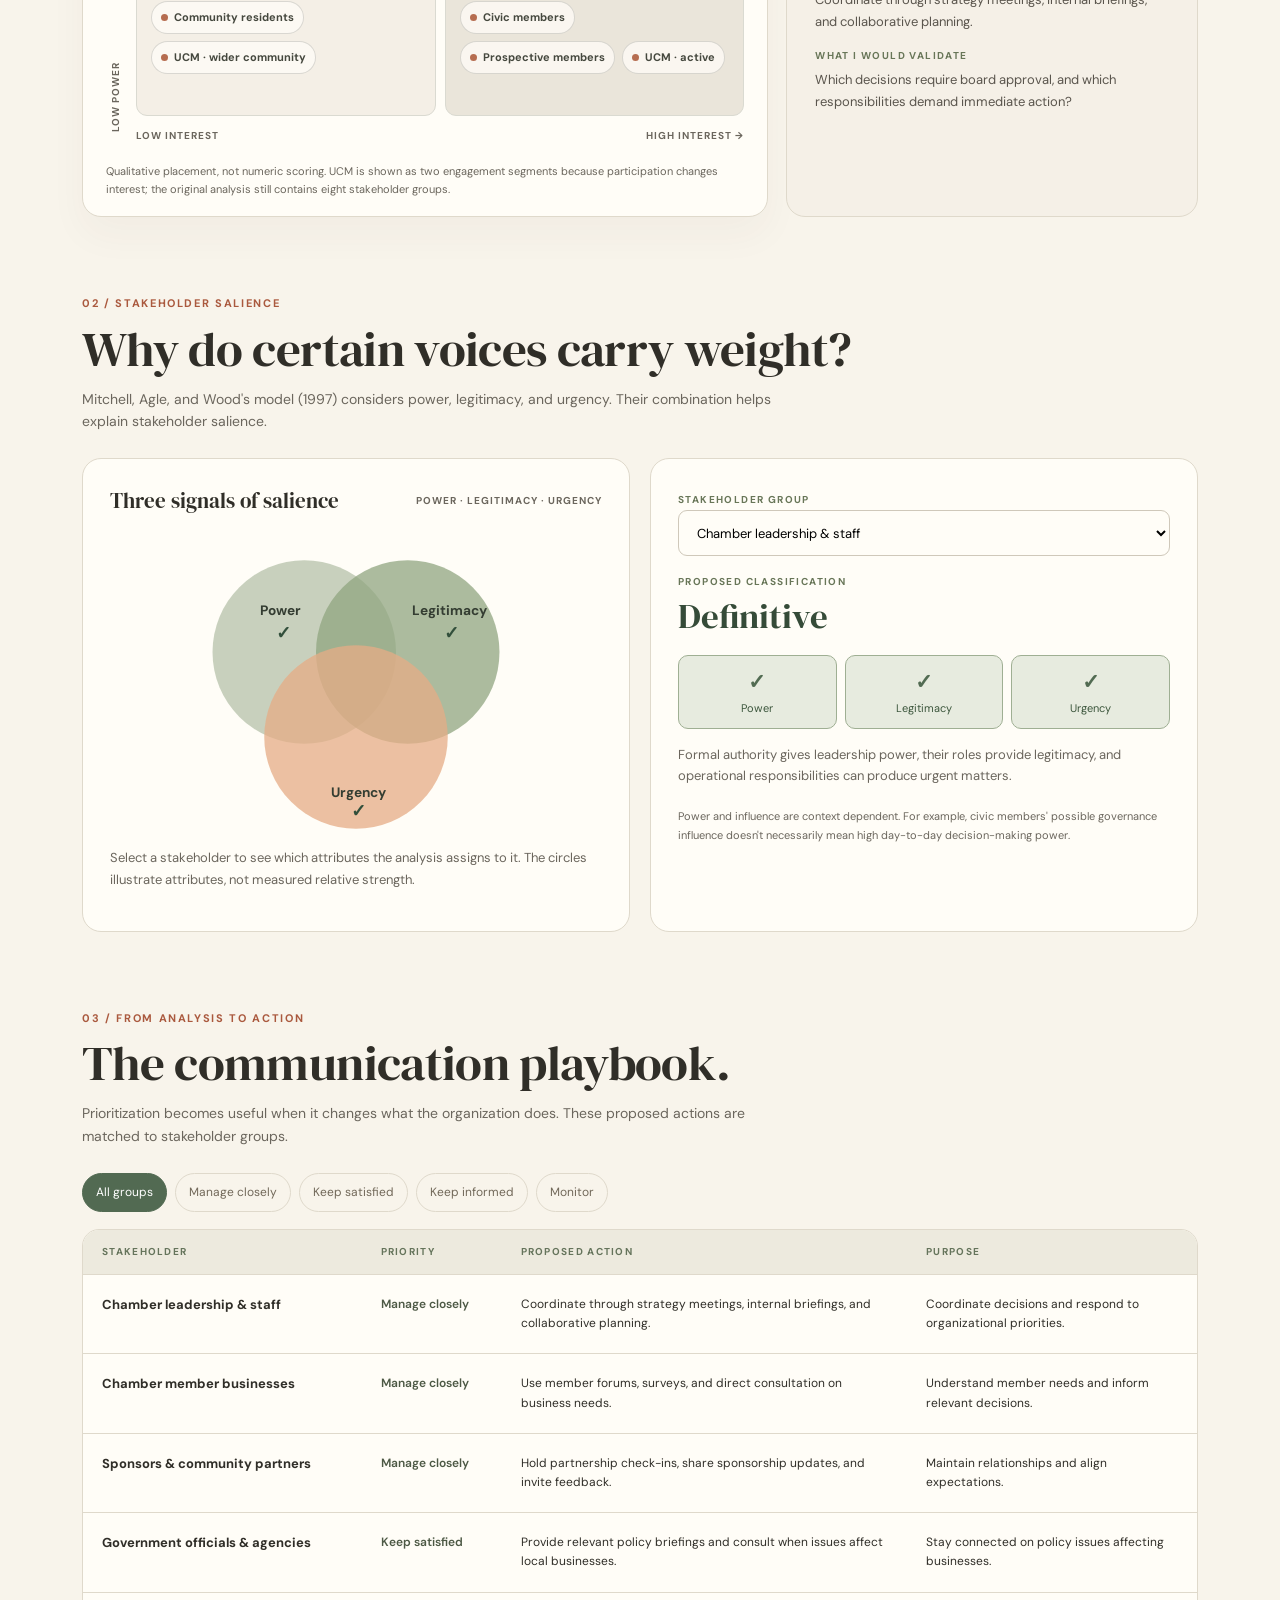
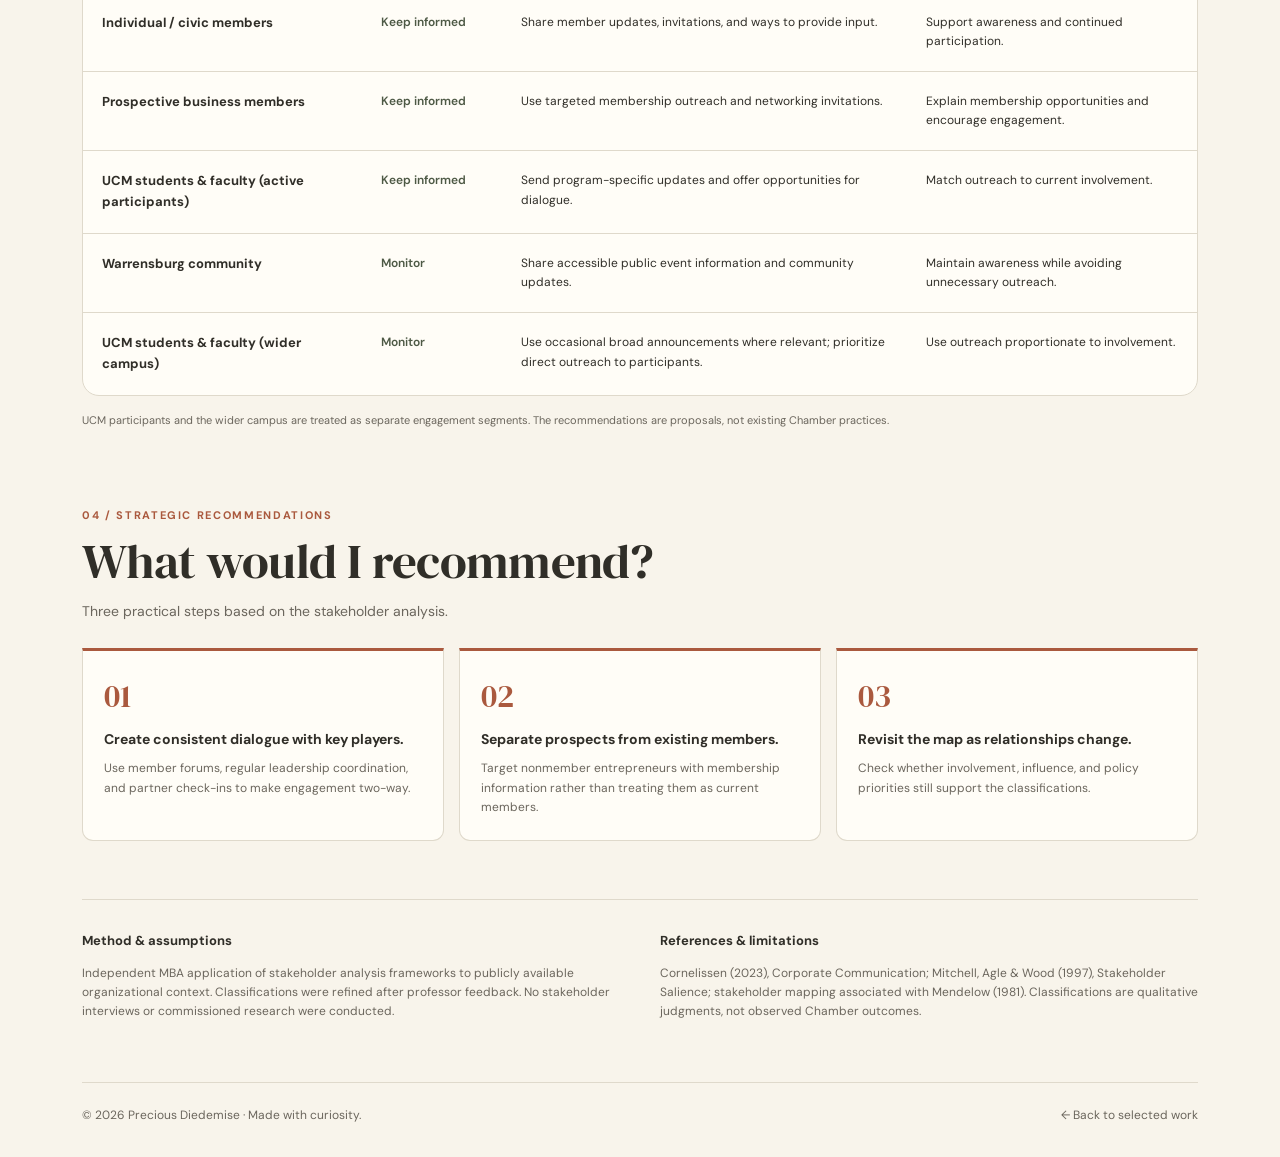
<file: stakeholder-analysis.html>
<!DOCTYPE html>
<html lang="en">
<head>
<meta charset="UTF-8">
<meta name="viewport" content="width=device-width, initial-scale=1">
<meta name="theme-color" content="#f8f4eb">
<title>Who Do You Prioritize? | Precious Diedemise</title>
<link rel="stylesheet" href="style.css">

<style>
:root {
  --cream:#f8f4eb;
  --paper:#fffdf7;
  --ink:#302e28;
  --muted:#6b665d;
  --rust:#aa593e;
  --olive:#667052;
  --line:#dfd9cb;
  --sage:#e8e9da;
}
* {box-sizing:border-box}
html {scroll-behavior:smooth}
body {
  margin:0;
  background:var(--cream);
  color:var(--ink);
  font-family:'DM Sans',Arial,sans-serif;
  line-height:1.6;
}
button,select {font:inherit}
button {cursor:pointer}
a {color:inherit;text-decoration:none}
button:focus-visible,a:focus-visible,select:focus-visible {
  outline:3px solid var(--rust);
  outline-offset:3px;
}
.sa-shell {max-width:1180px;margin:auto;padding:0 32px}

.sa-topbar {
  position:sticky;
  top:0;
  z-index:20;
  background:rgba(248,244,235,.95);
  backdrop-filter:blur(15px);
  border-bottom:1px solid var(--line);
}
.sa-topbar .sa-shell {
  height:72px;
  display:flex;
  align-items:center;
  justify-content:space-between;
}
.sa-brand {
  font:normal 23px 'DM Serif Display',Georgia,serif;
}
.sa-brand em {color:var(--rust);font-style:normal}
.sa-nav {display:flex;gap:22px;font-size:12px;font-weight:700}
.sa-nav a:hover {color:var(--rust)}

.sa-eyebrow {
  font-size:11px;
  letter-spacing:.17em;
  text-transform:uppercase;
  color:var(--olive);
  font-weight:700;
}
.sa-number {
  color:var(--rust);
  font-size:11px;
  letter-spacing:.15em;
  text-transform:uppercase;
  font-weight:700;
}
.sa-hero {
  padding:82px 0 62px;
  display:grid;
  grid-template-columns:1.3fr .7fr;
  gap:60px;
  align-items:center;
}
.sa-hero h1 {
  font:normal clamp(46px,5.8vw,76px)/1.09
    'DM Serif Display',Georgia,serif;
  letter-spacing:-1.8px;
  margin:16px 0 25px;
}
.sa-hero h1 em {font-style:normal;color:var(--rust)}
.sa-lead {
  font-size:18px;
  line-height:1.74;
  color:#504b43;
  margin:0;
}
.sa-close {
  font:normal 26px 'DM Serif Display',Georgia,serif;
  color:#82432f;
  margin:15px 0 25px;
}
.sa-disclosure {
  border-left:2px solid #b78768;
  padding-left:14px;
  color:var(--muted);
  font-size:12px;
  line-height:1.7;
}
.sa-hero-art {
  border:1px solid #d9d6c8;
  border-radius:22px;
  background:#e7e8d9;
  min-height:350px;
  position:relative;
  overflow:hidden;
  padding:28px;
  display:flex;
  flex-direction:column;
  justify-content:space-between;
}
.sa-hero-art:before {
  content:"";
  position:absolute;
  width:270px;height:270px;
  border:1px solid #8c9d84;
  border-radius:50%;
  right:-108px;top:-94px;
  box-shadow:0 0 0 32px #94a07f24,
             0 0 0 69px #94a07f14;
}
.sa-hero-art:after {
  content:"";
  position:absolute;
  width:195px;height:195px;
  background:#b67051;
  border-radius:50%;
  left:-80px;bottom:-110px;
  opacity:.76;
}
.sa-art-label,.sa-art-mid,.sa-art-bottom {
  position:relative;
  z-index:1;
}
.sa-art-label {
  font-size:11px;
  text-transform:uppercase;
  letter-spacing:.16em;
  font-weight:700;
  color:#4b604a;
}
.sa-art-mid strong {
  display:block;
  font:normal 84px 'DM Serif Display',Georgia,serif;
  color:#445a43;
  line-height:1;
}
.sa-art-mid small {font-size:13px;color:#566850}
.sa-art-bottom {display:grid;gap:9px}
.sa-art-bar {
  font-size:12px;
  font-weight:700;
  color:#344835;
  display:flex;
  gap:12px;
  align-items:center;
}
.sa-art-bar i {
  width:8px;height:8px;
  background:#b3694d;
  border-radius:50%;
}
.sa-art-bar:nth-child(2) i {background:#6d825c}
.sa-art-bar:nth-child(3) i {background:#d3a27b}

.sa-outline-nav {
  border-top:1px solid var(--line);
  border-bottom:1px solid var(--line);
  display:flex;
  gap:27px;
  padding:16px 0;
  flex-wrap:wrap;
}
.sa-outline-nav a {
  font-size:12px;
  font-weight:700;
  color:#5f6552;
}
.sa-outline-nav a:hover {color:var(--rust)}

.sa-metrics {
  display:grid;
  grid-template-columns:repeat(3,1fr);
  border-bottom:1px solid var(--line);
}
.sa-metric {
  margin:22px 0;
  padding:26px 24px 27px 0;
  border-right:1px solid var(--line);
}
.sa-metric:not(:first-child) {padding-left:30px}
.sa-metric:last-child {border:0}
.sa-metric strong {
  display:block;
  font:normal 40px 'DM Serif Display',Georgia,serif;
  margin:6px 0;
}
.sa-metric p {font-size:12px;color:var(--muted);margin:0}

.sa-section {
  padding:78px 0 0;
  scroll-margin-top:110px;
}
.sa-section-head {
  display:flex;
  justify-content:space-between;
  align-items:end;
  gap:24px;
  margin-bottom:26px;
}
.sa-section h2 {
  font:normal clamp(35px,3.8vw,49px)/1.13
    'DM Serif Display',Georgia,serif;
  letter-spacing:-.65px;
  margin:9px 0 11px;
}
.sa-section-head p {
  color:var(--muted);
  max-width:720px;
  margin:0;
  font-size:14px;
}
.sa-head-aside {
  color:var(--olive);
  font-size:12px;
  font-weight:700;
  white-space:nowrap;
}

/* POWER–INTEREST MATRIX */
.sa-workspace {
  display:grid;
  grid-template-columns:1.25fr .75fr;
  gap:18px;
  align-items:stretch;
}
.sa-matrix-wrap {
  min-width:0;
  background:var(--paper);
  border:1px solid var(--line);
  border-radius:19px;
  padding:22px 23px 18px;
  box-shadow:0 18px 38px #463b2b0a;
}
.sa-figure-top {
  display:flex;
  align-items:center;
  justify-content:space-between;
  gap:10px;
  margin-bottom:16px;
}
.sa-figure-top b {
  font:normal 21px 'DM Serif Display',Georgia,serif;
}
.sa-figure-top span {
  font-size:10px;
  color:var(--muted);
  font-weight:700;
  letter-spacing:.1em;
}
.sa-matrix-scroll {overflow-x:auto;padding-bottom:3px}
.sa-matrix-grid {
  min-width:550px;
  display:grid;
  grid-template-columns:20px 1fr;
  gap:10px;
}
.sa-yaxis {
  writing-mode:vertical-rl;
  transform:rotate(180deg);
  display:flex;
  justify-content:space-between;
  align-items:center;
  font-size:10px;
  font-weight:700;
  letter-spacing:.1em;
  color:var(--muted);
  padding:12px 0;
}
.sa-matrix-content {display:flex;flex-direction:column;gap:8px}
.sa-quads {
  display:grid;
  grid-template-columns:repeat(2,minmax(0,1fr));
  grid-template-rows:repeat(2,minmax(190px,1fr));
  gap:9px;
}
.sa-quad {
  border:1px solid #dadad1;
  border-radius:11px;
  padding:17px 14px;
  min-height:190px;
  display:flex;
  flex-direction:column;
  gap:11px;
}
.sa-quad[data-q="satisfy"] {background:#f1e9dc}
.sa-quad[data-q="manage"] {background:#e2e9db}
.sa-quad[data-q="monitor"] {background:#f4efe6}
.sa-quad[data-q="inform"] {background:#eae5da}
.sa-quad-head {
  display:flex;
  align-items:baseline;
  justify-content:space-between;
  gap:7px;
}
.sa-quad-head b {
  font:normal 19px/1.18 'DM Serif Display',Georgia,serif;
}
.sa-quad-head small {font-size:10px;color:#777367}
.sa-dots {
  display:flex;
  flex-wrap:wrap;
  align-content:center;
  gap:7px;
  flex:1;
}
.sa-dot {
  display:flex;
  align-items:center;
  gap:6px;
  padding:6px 9px;
  min-height:33px;
  border-radius:50px;
  border:1px solid #4c524633;
  font-size:11px;
  font-weight:700;
  text-align:left;
  background:#fffdf8bb;
  color:#45483e;
  transition:.15s;
}
.sa-dot:hover {
  transform:translateY(-1px);
  border-color:var(--rust);
}
.sa-dot[aria-pressed="true"] {
  background:#344937;
  color:white;
  border-color:#344937;
}
.sa-dot i {
  width:7px;height:7px;
  flex:none;
  border-radius:50%;
  background:#b66d50;
}
.sa-xaxis {
  display:flex;
  justify-content:space-between;
  margin-top:4px;
  font-size:10px;
  font-weight:700;
  letter-spacing:.1em;
  color:var(--muted);
}
.sa-figure-note {
  font-size:11px;
  color:var(--muted);
  line-height:1.65;
  margin:15px 0 0;
}

/* SELECTED STAKEHOLDER PROFILE */
.sa-details {
  border:1px solid var(--line);
  border-radius:19px;
  background:#f5f0e7;
  padding:29px 28px;
  display:flex;
  flex-direction:column;
  gap:15px;
  min-width:0;
}
.sa-detail-top {
  display:flex;
  justify-content:space-between;
  align-items:center;
  gap:12px;
}
.sa-details h3 {
  font:normal 34px/1.14 'DM Serif Display',Georgia,serif;
  margin:0;
}
.sa-details p {
  font-size:13px;
  color:#5a554d;
  margin:0;
  line-height:1.68;
}
.sa-detail-label {
  font-size:10px;
  text-transform:uppercase;
  letter-spacing:.14em;
  color:#687658;
  font-weight:700;
}
.sa-pill {
  display:inline-block;
  background:#e5e8d9;
  color:#465a43;
  border-radius:50px;
  padding:6px 11px;
  font-size:11px;
  font-weight:700;
}
.sa-attr-mini {display:flex;gap:6px;flex-wrap:wrap}
.sa-attr-mini span {
  border:1px solid #d6cec0;
  background:#faf7f0;
  border-radius:6px;
  padding:6px 9px;
  font-size:11px;
  font-weight:700;
}
.sa-detail-sep {border-top:1px solid #ddd4c6}
.sa-detail-block {display:grid;gap:5px}

/* SALIENCE MODEL */
.sa-two {
  display:grid;
  grid-template-columns:1fr 1fr;
  gap:20px;
}
.sa-analysis-card {
  border:1px solid var(--line);
  background:var(--paper);
  border-radius:19px;
  padding:27px;
}
.sa-model-visual {
  min-height:292px;
  display:flex;
  justify-content:center;
  align-items:center;
}
.sa-model-visual svg {
  width:100%;
  max-width:410px;
  height:auto;
}
.sa-venn-circle {transition:fill .2s,opacity .2s}
.sa-venn-label {
  font-size:14px;
  font-weight:700;
  fill:#343d32;
}
.sa-venn-icon {
  font-size:18px;
  font-weight:700;
  fill:#324f3b;
}
.sa-salience-select {
  width:100%;
  padding:12px 14px;
  border:1px solid #cfc8ba;
  background:var(--paper);
  border-radius:9px;
  font-size:13px;
  min-height:46px;
  margin-bottom:18px;
}
.sa-classification {
  font:normal 35px 'DM Serif Display',Georgia,serif;
  color:#354b38;
  margin:2px 0 8px;
}
.sa-attributes {display:flex;gap:8px;margin:15px 0;flex-wrap:wrap}
.sa-attribute {
  flex:1;
  min-width:90px;
  border:1px solid var(--line);
  background:#f2eee5;
  border-radius:10px;
  padding:10px 9px;
  font-size:11px;
  text-align:center;
  color:var(--muted);
}
.sa-attribute b {
  display:block;
  font-size:21px;
  color:#aaa397;
}
.sa-attribute.is-active {
  border-color:#9faf93;
  background:#e7ebdf;
  color:#3c563c;
}
.sa-attribute.is-active b {color:#526b52}
.sa-analysis-card p {
  font-size:13px;
  color:var(--muted);
  line-height:1.68;
}

/* COMMUNICATION PLAYBOOK */
.sa-filter {display:flex;gap:8px;flex-wrap:wrap;margin-bottom:17px}
.sa-filter button {
  padding:9px 13px;
  background:transparent;
  border:1px solid var(--line);
  border-radius:30px;
  font-size:12px;
  color:#716859;
}
.sa-filter button[aria-pressed="true"] {
  background:#526a52;
  color:white;
  border-color:#526a52;
}
.sa-playbook {
  background:var(--paper);
  border:1px solid var(--line);
  border-radius:17px;
  overflow:hidden;
}
.sa-table {
  width:100%;
  border-collapse:collapse;
  text-align:left;
}
.sa-table thead {background:#edeade}
.sa-table th {
  padding:14px 19px;
  font-size:10px;
  letter-spacing:.13em;
  color:#65745b;
  text-transform:uppercase;
}
.sa-table td {
  font-size:12px;
  vertical-align:top;
  border-top:1px solid var(--line);
  padding:20px 19px;
}
.sa-table td:first-child {
  font-size:13px;
  font-weight:700;
  min-width:200px;
}
.sa-table td:nth-child(2) {
  color:#4d5945;
  font-weight:600;
  min-width:140px;
}

/* RECOMMENDATIONS */
.sa-recs {
  display:grid;
  grid-template-columns:repeat(3,1fr);
  gap:15px;
}
.sa-rec {
  border-top:3px solid var(--rust);
  background:var(--paper);
  padding:23px 21px;
  border-radius:0 0 11px 11px;
  border-left:1px solid var(--line);
  border-bottom:1px solid var(--line);
  border-right:1px solid var(--line);
}
.sa-rec-number {
  font:normal 32px 'DM Serif Display',Georgia,serif;
  color:var(--rust);
}
.sa-rec h3 {font-size:14px;margin:10px 0 9px}
.sa-rec p {font-size:12px;color:var(--muted);margin:0}
.sa-limit {
  border-top:1px solid var(--line);
  padding:28px 0 48px;
  margin-top:58px;
  display:grid;
  grid-template-columns:1fr 1fr;
  gap:40px;
}
.sa-limit strong {font-size:13px}
.sa-limit p {font-size:12px;color:var(--muted)}
.sa-foot {
  border-top:1px solid var(--line);
  padding:23px 0 32px;
  display:flex;
  justify-content:space-between;
  gap:12px;
  flex-wrap:wrap;
  font-size:12px;
  color:var(--muted);
}
@media(max-width:1030px) {
  .sa-hero {grid-template-columns:1fr}
  .sa-hero-art {display:none}
  .sa-workspace {grid-template-columns:1fr}
}
@media(max-width:720px) {
  .sa-shell {padding:0 19px}
  .sa-topbar .sa-shell {height:66px}
  .sa-brand {font-size:20px}
  .sa-nav {gap:12px;font-size:11px}
  .sa-hero {padding:52px 0 38px}
  .sa-hero h1 {font-size:49px}
  .sa-lead {font-size:16px}
  .sa-outline-nav {gap:12px}
  .sa-metric {margin:10px 0;padding:18px 9px 20px 0}
  .sa-metric:not(:first-child) {padding-left:11px}
  .sa-metric strong {font-size:30px}
  .sa-metric p {font-size:10px}
  .sa-section {padding-top:59px}
  .sa-section-head {display:block}
  .sa-head-aside {display:none}
  .sa-matrix-wrap {padding:16px 13px}
  .sa-two,.sa-recs,.sa-limit {grid-template-columns:1fr}
  .sa-playbook {overflow-x:auto}
  .sa-table {min-width:750px}
  .sa-details {padding:23px 20px}
  .sa-analysis-card {padding:22px}
}
</style>
</head>

<body>
<header class="sa-topbar">
  <div class="sa-shell">
    <a class="sa-brand" href="index.html#home">
      Precious <em>Diedemise.</em>
    </a>
    <nav class="sa-nav">
      <a href="index.html#work">← All work</a>
      <a href="index.html#contact">Contact</a>
    </nav>
  </div>
</header>

<main class="sa-shell">

  <!-- INTRODUCTION -->
  <section class="sa-hero">
    <div>
      <div class="sa-eyebrow">
        Independent MBA case study · Strategic communication
      </div>
      <h1>
        You Can't Please Everyone.
        <em>So Who Do You Prioritize?</em>
      </h1>
      <p class="sa-lead">
        Imagine you've been asked to conduct a stakeholder analysis
        for the Warrensburg Chamber of Commerce. Who deserves
        the most attention, why, and how should the Chamber
        engage them?
      </p>
      <p class="sa-close">Here's how I'd approach it.</p>
      <p class="sa-disclosure">
        An independent academic analysis, not commissioned or
        endorsed by the Chamber. Recommendations reflect my
        research and assumptions, not implemented decisions.
      </p>
    </div>

    <div class="sa-hero-art" aria-hidden="true">
      <span class="sa-art-label">Prioritization overview</span>
      <div class="sa-art-mid">
        <strong>08</strong>
        <small>Stakeholder groups identified</small>
      </div>
      <div class="sa-art-bottom">
        <div class="sa-art-bar">
          <i></i> Manage closely · 3 groups
        </div>
        <div class="sa-art-bar">
          <i></i> Keep satisfied · 1 group
        </div>
        <div class="sa-art-bar">
          <i></i> Inform or monitor · remaining groups
        </div>
      </div>
    </div>
  </section>

  <nav class="sa-outline-nav">
    <a href="#matrix">01 / Prioritization</a>
    <a href="#salience">02 / Salience</a>
    <a href="#playbook">03 / Communication</a>
    <a href="#recommendations">04 / Recommendations</a>
  </nav>

  <div class="sa-metrics">
    <div class="sa-metric">
      <div class="sa-eyebrow">Scope</div>
      <strong>08</strong>
      <p>Distinct stakeholder groups</p>
    </div>
    <div class="sa-metric">
      <div class="sa-eyebrow">Frameworks</div>
      <strong>02</strong>
      <p>Power–Interest + Salience</p>
    </div>
    <div class="sa-metric">
      <div class="sa-eyebrow">Output</div>
      <strong>04</strong>
      <p>Engagement priorities</p>
    </div>
  </div>

  <!-- POWER–INTEREST MATRIX -->
  <section class="sa-section" id="matrix">
    <div class="sa-section-head">
      <div>
        <div class="sa-number">01 / Prioritization</div>
        <h2>Who gets priority?</h2>
        <p>
          The Power–Interest Matrix groups stakeholders by their
          influence on an organization and interest in its activities.
          Each quadrant calls for a different engagement approach.
          Select a stakeholder to inspect the reasoning.
        </p>
      </div>
      <span class="sa-head-aside">EXPLORE THE MATRIX ↘</span>
    </div>

    <div class="sa-workspace">
      <div class="sa-matrix-wrap">
        <div class="sa-figure-top">
          <b>Power–Interest Matrix</b>
          <span>CLICK A STAKEHOLDER</span>
        </div>

        <div class="sa-matrix-scroll">
          <div class="sa-matrix-grid">
            <div class="sa-yaxis">
              <span>LOW POWER</span>
              <span>HIGH POWER</span>
            </div>

            <div class="sa-matrix-content">
              <div class="sa-quads">
                <div class="sa-quad" data-q="satisfy">
                  <div class="sa-quad-head">
                    <b>Keep Satisfied</b>
                    <small>High / Low</small>
                  </div>
                  <div class="sa-dots" id="dots-satisfy"></div>
                </div>

                <div class="sa-quad" data-q="manage">
                  <div class="sa-quad-head">
                    <b>Manage Closely</b>
                    <small>High / High</small>
                  </div>
                  <div class="sa-dots" id="dots-manage"></div>
                </div>

                <div class="sa-quad" data-q="monitor">
                  <div class="sa-quad-head">
                    <b>Monitor</b>
                    <small>Low / Low</small>
                  </div>
                  <div class="sa-dots" id="dots-monitor"></div>
                </div>

                <div class="sa-quad" data-q="inform">
                  <div class="sa-quad-head">
                    <b>Keep Informed</b>
                    <small>Low / High</small>
                  </div>
                  <div class="sa-dots" id="dots-inform"></div>
                </div>
              </div>

              <div class="sa-xaxis">
                <span>LOW INTEREST</span>
                <span>HIGH INTEREST →</span>
              </div>
            </div>
          </div>
        </div>

        <p class="sa-figure-note">
          Qualitative placement, not numeric scoring.
          UCM is shown as two engagement segments because participation
          changes interest; the original analysis still contains
          eight stakeholder groups.
        </p>
      </div>

      <aside class="sa-details" aria-live="polite">
        <div class="sa-detail-top">
          <span class="sa-detail-label">SELECTED STAKEHOLDER</span>
          <span class="sa-pill" id="sa-priority">Manage closely</span>
        </div>

        <h3 id="sa-stakeholder">Chamber leadership &amp; staff</h3>

        <div class="sa-attr-mini">
          <span id="sa-power">High power</span>
          <span id="sa-interest">High interest</span>
        </div>

        <div class="sa-detail-sep"></div>

        <div class="sa-detail-block">
          <div class="sa-detail-label">Why this priority?</div>
          <p id="sa-rationale"></p>
        </div>

        <div class="sa-detail-block">
          <div class="sa-detail-label">Recommended engagement</div>
          <p id="sa-action"></p>
        </div>

        <div class="sa-detail-block">
          <div class="sa-detail-label">What I would validate</div>
          <p id="sa-validate"></p>
        </div>
      </aside>
    </div>
  </section>

  <!-- STAKEHOLDER SALIENCE -->
  <section class="sa-section" id="salience">
    <div class="sa-section-head">
      <div>
        <div class="sa-number">02 / Stakeholder salience</div>
        <h2>Why do certain voices carry weight?</h2>
        <p>
          Mitchell, Agle, and Wood's model (1997) considers power,
          legitimacy, and urgency. Their combination helps explain
          stakeholder salience.
        </p>
      </div>
    </div>

    <div class="sa-two">
      <div class="sa-analysis-card">
        <div class="sa-figure-top">
          <b>Three signals of salience</b>
          <span>POWER · LEGITIMACY · URGENCY</span>
        </div>

        <div class="sa-model-visual">
          <svg viewBox="0 0 420 310"
               role="img"
               aria-label="Stakeholder salience diagram">
            <circle id="venn-power"
                    class="sa-venn-circle"
                    cx="157" cy="124" r="94"
                    fill="#d9ddd1" opacity=".5"/>
            <circle id="venn-legitimacy"
                    class="sa-venn-circle"
                    cx="263" cy="124" r="94"
                    fill="#9bab8a" opacity=".55"/>
            <circle id="venn-urgency"
                    class="sa-venn-circle"
                    cx="210" cy="211" r="94"
                    fill="#eac5a8" opacity=".5"/>

            <text class="sa-venn-label"
                  x="112" y="86">Power</text>
            <text class="sa-venn-icon"
                  id="venn-power-mark"
                  x="128" y="111">✓</text>

            <text class="sa-venn-label"
                  x="267" y="86">Legitimacy</text>
            <text class="sa-venn-icon"
                  id="venn-legitimacy-mark"
                  x="300" y="111">✓</text>

            <text class="sa-venn-label"
                  x="184" y="272">Urgency</text>
            <text class="sa-venn-icon"
                  id="venn-urgency-mark"
                  x="205" y="293">—</text>
          </svg>
        </div>

        <p>
          Select a stakeholder to see which attributes the analysis
          assigns to it. The circles illustrate attributes,
          not measured relative strength.
        </p>
      </div>

      <div class="sa-analysis-card">
        <label class="sa-detail-label" for="sa-select">
          STAKEHOLDER GROUP
        </label>

        <select class="sa-salience-select" id="sa-select"></select>

        <div class="sa-detail-label">
          PROPOSED CLASSIFICATION
        </div>
        <div class="sa-classification" id="sa-classification">
          Definitive
        </div>

        <div class="sa-attributes">
          <div class="sa-attribute" id="attr-power">
            <b>✓</b>Power
          </div>
          <div class="sa-attribute" id="attr-legitimacy">
            <b>✓</b>Legitimacy
          </div>
          <div class="sa-attribute" id="attr-urgency">
            <b>✓</b>Urgency
          </div>
        </div>

        <p id="sa-salience-reason"></p>

        <p style="margin-top:20px;font-size:11px">
          Power and influence are context dependent.
          For example, civic members' possible governance influence
          doesn't necessarily mean high day-to-day decision-making power.
        </p>
      </div>
    </div>
  </section>

  <!-- COMMUNICATION PLAYBOOK -->
  <section class="sa-section" id="playbook">
    <div class="sa-section-head">
      <div>
        <div class="sa-number">03 / From analysis to action</div>
        <h2>The communication playbook.</h2>
        <p>
          Prioritization becomes useful when it changes what the
          organization does. These proposed actions are matched
          to stakeholder groups.
        </p>
      </div>
    </div>

    <div class="sa-filter" role="group"
         aria-label="Filter by engagement priority">
      <button data-filter="all" aria-pressed="true">All groups</button>
      <button data-filter="manage" aria-pressed="false">Manage closely</button>
      <button data-filter="satisfy" aria-pressed="false">Keep satisfied</button>
      <button data-filter="inform" aria-pressed="false">Keep informed</button>
      <button data-filter="monitor" aria-pressed="false">Monitor</button>
    </div>

    <div class="sa-playbook">
      <table class="sa-table">
        <thead>
          <tr>
            <th>Stakeholder</th>
            <th>Priority</th>
            <th>Proposed action</th>
            <th>Purpose</th>
          </tr>
        </thead>
        <tbody id="sa-playbook-body"></tbody>
      </table>
    </div>

    <p class="sa-figure-note">
      UCM participants and the wider campus are treated as
      separate engagement segments. The recommendations
      are proposals, not existing Chamber practices.
    </p>
  </section>

  <!-- RECOMMENDATIONS -->
  <section class="sa-section" id="recommendations">
    <div class="sa-section-head">
      <div>
        <div class="sa-number">04 / Strategic recommendations</div>
        <h2>What would I recommend?</h2>
        <p>Three practical steps based on the stakeholder analysis.</p>
      </div>
    </div>

    <div class="sa-recs">
      <article class="sa-rec">
        <span class="sa-rec-number">01</span>
        <h3>Create consistent dialogue with key players.</h3>
        <p>
          Use member forums, regular leadership coordination,
          and partner check-ins to make engagement two-way.
        </p>
      </article>

      <article class="sa-rec">
        <span class="sa-rec-number">02</span>
        <h3>Separate prospects from existing members.</h3>
        <p>
          Target nonmember entrepreneurs with membership information
          rather than treating them as current members.
        </p>
      </article>

      <article class="sa-rec">
        <span class="sa-rec-number">03</span>
        <h3>Revisit the map as relationships change.</h3>
        <p>
          Check whether involvement, influence, and policy priorities
          still support the classifications.
        </p>
      </article>
    </div>
  </section>

  <div class="sa-limit">
    <div>
      <strong>Method &amp; assumptions</strong>
      <p>
        Independent MBA application of stakeholder analysis
        frameworks to publicly available organizational context.
        Classifications were refined after professor feedback.
        No stakeholder interviews or commissioned research
        were conducted.
      </p>
    </div>
    <div>
      <strong>References &amp; limitations</strong>
      <p>
        Cornelissen (2023), Corporate Communication;
        Mitchell, Agle &amp; Wood (1997), Stakeholder Salience;
        stakeholder mapping associated with Mendelow (1981).
        Classifications are qualitative judgments, not
        observed Chamber outcomes.
      </p>
    </div>
  </div>

  <footer class="sa-foot">
    <span>© 2026 Precious Diedemise · Made with curiosity.</span>
    <a href="index.html#work">← Back to selected work</a>
  </footer>
</main>

<script>
const stakeholderData = [
  {
    id:"leadership",
    short:"Leadership & staff",
    name:"Chamber leadership & staff",
    q:"manage",
    salience:"Definitive",
    flags:[1,1,1],
    reason:"Formal responsibility for operations and decisions creates high involvement and direct organizational influence.",
    action:"Coordinate through strategy meetings, internal briefings, and collaborative planning.",
    validate:"Which decisions require board approval, and which responsibilities demand immediate action?",
    salienceReason:"Formal authority gives leadership power, their roles provide legitimacy, and operational responsibilities can produce urgent matters.",
    purpose:"Coordinate decisions and respond to organizational priorities."
  },
  {
    id:"business",
    short:"Member businesses",
    name:"Chamber member businesses",
    q:"manage",
    salience:"Dominant",
    flags:[1,1,0],
    reason:"Existing businesses have a direct membership stake. Dues, participation, and collective support can influence Chamber decisions.",
    action:"Use member forums, surveys, and direct consultation on business needs.",
    validate:"How active are members in decision-making, and which member groups provide substantial support?",
    salienceReason:"Membership establishes legitimacy; dues and collective support can provide influence. Urgency is not presumed.",
    purpose:"Understand member needs and inform relevant decisions."
  },
  {
    id:"partners",
    short:"Sponsors & partners",
    name:"Sponsors & community partners",
    q:"manage",
    salience:"Dominant",
    flags:[1,1,0],
    reason:"Financial support, resources, and shared initiatives can create influence and sustained interest, whether partners are members or not.",
    action:"Hold partnership check-ins, share sponsorship updates, and invite feedback.",
    validate:"Which partners are active members, and how much decision-making influence comes from contributions?",
    salienceReason:"Resources can provide power; formal partnerships create legitimacy. Membership status may vary.",
    purpose:"Maintain relationships and align expectations."
  },
  {
    id:"government",
    short:"Government agencies",
    name:"Government officials & agencies",
    q:"satisfy",
    salience:"Dominant",
    flags:[1,1,0],
    reason:"Policy and regulatory authority can affect Chamber activities despite relatively limited interest in daily operations.",
    action:"Provide relevant policy briefings and consult when issues affect local businesses.",
    validate:"Which agencies are currently involved in Chamber initiatives or local business policy?",
    salienceReason:"Regulatory authority establishes power and legitimacy. Urgency depends on the issue.",
    purpose:"Stay connected on policy issues affecting businesses."
  },
  {
    id:"civic",
    short:"Civic members",
    name:"Individual / civic members",
    q:"inform",
    salience:"Dominant",
    flags:[1,1,0],
    reason:"Existing civic members have recognized membership and a strong interest, although individual influence over daily decisions may be limited.",
    action:"Share member updates, invitations, and ways to provide input.",
    validate:"What formal voting, committee, or board opportunities are available to individual members?",
    salienceReason:"Membership provides legitimacy. Potential committee or governance roles support an assumption of power, but this varies by member.",
    purpose:"Support awareness and continued participation."
  },
  {
    id:"prospects",
    short:"Prospective members",
    name:"Prospective business members",
    q:"inform",
    salience:"Discretionary",
    flags:[0,1,0],
    reason:"Nonmember entrepreneurs may want access to business networks and resources but generally lack formal authority within the Chamber.",
    action:"Use targeted membership outreach and networking invitations.",
    validate:"Which prospective members have expressed interest, and what barriers prevent joining?",
    salienceReason:"Local business interests can support a legitimate claim, while formal influence and urgency are not assumed.",
    purpose:"Explain membership opportunities and encourage engagement."
  },
  {
    id:"ucmactive",
    short:"UCM · active",
    name:"UCM students & faculty (active participants)",
    q:"inform",
    salience:"Discretionary",
    flags:[0,1,0],
    reason:"Direct participation in Chamber programs creates interest without necessarily conferring decision-making power.",
    action:"Send program-specific updates and offer opportunities for dialogue.",
    validate:"Which students and faculty are currently participating in Chamber programs?",
    salienceReason:"Participation creates a legitimate relationship; formal power and urgency are not assumed.",
    purpose:"Match outreach to current involvement."
  },
  {
    id:"community",
    short:"Community residents",
    name:"Warrensburg community",
    q:"monitor",
    salience:"Discretionary",
    flags:[0,1,0],
    reason:"Residents may be affected by Chamber work, but many have limited day-to-day influence or engagement.",
    action:"Share accessible public event information and community updates.",
    validate:"Are there community concerns or initiatives that could increase interest?",
    salienceReason:"Chamber activities can affect the community, supporting legitimacy, but individual influence is typically limited.",
    purpose:"Maintain awareness while avoiding unnecessary outreach."
  },
  {
    id:"ucmgeneral",
    short:"UCM · wider community",
    name:"UCM students & faculty (wider campus)",
    q:"monitor",
    salience:"Not separately assessed",
    flags:[0,0,0],
    reason:"Many students and faculty may have little direct relationship with, or interest in, Chamber activities.",
    action:"Use occasional broad announcements where relevant; prioritize direct outreach to participants.",
    validate:"Is there a new Chamber-campus initiative that changes involvement or interest?",
    salienceReason:"This is a Power–Interest segment, not an additional salience classification.",
    purpose:"Use outreach proportionate to involvement."
  }
];

const byId = Object.fromEntries(
  stakeholderData.map(s => [s.id,s])
);

const priorityNames = {
  manage:"Manage closely",
  satisfy:"Keep satisfied",
  inform:"Keep informed",
  monitor:"Monitor"
};

const $ = id => document.getElementById(id);

function setText(id,value) {
  $(id).textContent = value;
}

function make(tag,content,className) {
  const el = document.createElement(tag);
  if(content !== undefined) el.textContent = content;
  if(className) el.className = className;
  return el;
}

/* BUILD CLICKABLE STAKEHOLDERS */
stakeholderData.forEach(s => {
  const btn = make("button",undefined,"sa-dot");
  btn.type = "button";
  btn.dataset.stakeholder = s.id;
  btn.setAttribute("aria-pressed","false");
  btn.setAttribute("aria-label","Inspect " + s.name);

  const marker = make("i","");
  btn.append(marker,document.createTextNode(s.short));

  btn.addEventListener("click",() => selectStakeholder(s.id));
  $("dots-" + s.q).append(btn);
});

/* UPDATE STAKEHOLDER PROFILE */
function selectStakeholder(id) {
  const s = byId[id];

  document.querySelectorAll(".sa-dot").forEach(btn => {
    btn.setAttribute(
      "aria-pressed",
      String(btn.dataset.stakeholder === id)
    );
  });

  setText("sa-priority",priorityNames[s.q]);
  setText("sa-stakeholder",s.name);
  setText("sa-power",
    s.q === "manage" || s.q === "satisfy"
      ? "High power" : "Low power"
  );
  setText("sa-interest",
    s.q === "manage" || s.q === "inform"
      ? "High interest" : "Low interest"
  );
  setText("sa-rationale",s.reason);
  setText("sa-action",s.action);
  setText("sa-validate",s.validate);

  $("sa-select").value = s.id;
  showSalience();
}

/* SALIENCE SELECTOR */
stakeholderData.forEach(s => {
  const opt = make("option",s.name);
  opt.value = s.id;
  $("sa-select").append(opt);
});

function showSalience() {
  const s = byId[$("sa-select").value];
  setText("sa-classification",s.salience);
  setText("sa-salience-reason",s.salienceReason);

  ["power","legitimacy","urgency"].forEach((name,i) => {
    const active = !!s.flags[i];
    const el = $("attr-" + name);

    el.classList.toggle("is-active",active);
    el.querySelector("b").textContent = active ? "✓" : "—";

    const colors = {
      power:"#b6c2aa",
      legitimacy:"#91a681",
      urgency:"#e6ac86"
    };

    $("venn-" + name).setAttribute(
      "fill",active ? colors[name] : "#d9d6cc"
    );
    $("venn-" + name).setAttribute(
      "opacity",active ? ".75" : ".23"
    );
    setText("venn-" + name + "-mark",active ? "✓" : "—");
  });
}

$("sa-select").addEventListener("change",function() {
  selectStakeholder(this.value);
});

/* FILTERABLE COMMUNICATION PLAYBOOK */
function renderPlaybook(filter) {
  document.querySelectorAll(".sa-filter button").forEach(btn => {
    btn.setAttribute(
      "aria-pressed",
      String(btn.dataset.filter === filter)
    );
  });

  const rows = stakeholderData
    .filter(s => filter === "all" || s.q === filter)
    .map(s => {
      const tr = make("tr");
      [
        s.name,
        priorityNames[s.q],
        s.action,
        s.purpose
      ].forEach(value => {
        tr.append(make("td",value));
      });
      return tr;
    });

  $("sa-playbook-body").replaceChildren(...rows);
}

document.querySelectorAll(".sa-filter button").forEach(btn => {
  btn.addEventListener("click",() => {
    renderPlaybook(btn.dataset.filter);
  });
});

/* INITIALIZE */
selectStakeholder("leadership");
renderPlaybook("all");
</script>
</body>
</html>
</file>
<file: style.css>
@import url('https://fonts.googleapis.com/css2?family=DM+Sans:wght@400;500;600;700&family=DM+Serif+Display:ital@0;1&display=swap');
  
  
:root {
  --cream:#f8f4eb;
  --paper:#fffdf7;
  --ink:#302e28;
  --muted:#6b665d;
  --rust:#aa593e;
  --deep:#82432f;
  --olive:#667052;
  --line:#dfd9cb;
  --sage:#e8e9da;
  --tan:#f0e3d2;
  --shadow:0 18px 40px rgba(71,55,32,.07)}
* {
  box-sizing:border-box}
html {
  scroll-behavior:smooth}
body {
  margin:0;
  background:var(--cream);
  color:var(--ink);
  font-family:'DM Sans',Arial,sans-serif;
  font-size:15px;
  line-height:1.6}
button,a {
  font:inherit}
a {
  color:inherit;
  text-decoration:none}
button {
  cursor:pointer}
button:focus-visible,a:focus-visible {
  outline:3px solid #bd8651;
  outline-offset:4px}
.shell {
  max-width:1180px;
  margin:auto;
  padding:0 32px}
.header {
  position:sticky;
  top:0;
  z-index:20;
  background:rgba(248,244,235,.94);
  backdrop-filter:blur(15px);
  border-bottom:1px solid var(--line)}
.header-in {
  min-height:77px;
  display:flex;
  align-items:center;
  justify-content:space-between;
  gap:16px}
.brand {
  font-family:'DM Serif Display',Georgia,serif;
  font-size:24px;
  letter-spacing:-.5px}
.brand em {
  font-style:normal;
  color:var(--rust)}
.nav {
  display:flex;
  align-items:center;
  gap:30px}
.nav a,.nav button {
  background:none;
  border:0;
  color:#49443d;
  font-size:13px;
  font-weight:600}
.nav a:hover,.nav button:hover {
  color:var(--rust)}
.nav .active {
  color:var(--rust)}
.menu {
  display:none;
  border:1px solid var(--line);
  background:transparent;
  border-radius:8px;
  padding:7px 11px}
.hero {
  display:grid;
  grid-template-columns:1.24fr .76fr;
  gap:10px;
  align-items:center;
  padding:95px 0 100px;
  min-height:570px;
  position:relative}
.eyebrow {
  font-size:11px;
  text-transform:uppercase;
  letter-spacing:.2em;
  color:var(--olive);
  font-weight:700}
.hero h1 {
  font-family:'DM Serif Display',Georgia,serif;
  font-size:clamp(50px,5.65vw,81px);
  font-weight:400;
  letter-spacing:-2px;
  line-height:1.09;
  margin:22px 0 22px;
  max-width:710px}
.hero h1 em {
  color:var(--rust);
  font-weight:400}
.intro {
  font-size:17px;
  color:#5b554d;
  max-width:625px;
  line-height:1.8}
.cta-line {
  display:flex;
  gap:14px;
  align-items:center;
  margin-top:28px;
  flex-wrap:wrap}
.primary,.secondary {
  display:inline-flex;
  align-items:center;
  gap:12px;
  justify-content:center;
  border-radius:9px;
  padding:13px 22px;
  font-weight:700;
  font-size:13px;
  transition:transform .2s,background .2s;
  border:1px solid var(--rust)}
.primary {
  background:var(--rust);
  color:white}
.primary:hover {
  background:var(--deep);
  transform:translateY(-2px)}
.secondary {
  background:transparent;
  color:var(--deep)}
.secondary:hover {
  background:#f0e6d7}
.hero-art {
  height:430px;
  position:relative;
  overflow:hidden;
  isolation:isolate}
.hero-art .large {
  position:absolute;
  right:1%;
  bottom:-105px;
  width:355px;
  height:355px;
  border-radius:50%;
  background:#bd7655}
.hero-art .medium {
  position:absolute;
  right:-50px;
  top:0;
  width:265px;
  height:265px;
  border-radius:50%;
  background:#87906a}
.hero-art .pale {
  position:absolute;
  left:0;
  top:73px;
  width:250px;
  height:300px;
  border-radius:53% 47% 58% 42%;
  background:#e9dbc5;
  transform:rotate(-16deg)}
.hero-art .line {
  position:absolute;
  border:2px solid rgba(255,255,255,.55);
  border-radius:50%;
  width:425px;
  height:425px;
  right:-87px;
  bottom:-115px}
.hero-art .line.two {
  width:345px;
  height:345px;
  right:-47px;
  bottom:-74px}
.stem {
  position:absolute;
  right:60px;
  top:80px;
  width:3px;
  height:230px;
  background:#394934;
  transform:rotate(22deg);
  transform-origin:bottom}
.leaf {
  position:absolute;
  width:65px;
  height:23px;
  background:#435a3c;
  border-radius:100% 0 100% 0;
  transform-origin:0 50%}
.leaf.l1 {
  right:70px;
  top:106px;
  transform:rotate(-25deg)}
.leaf.l2 {
  right:116px;
  top:130px;
  transform:rotate(205deg)}
.leaf.l3 {
  right:82px;
  top:183px;
  transform:rotate(-27deg)}
.leaf.l4 {
  right:134px;
  top:207px;
  transform:rotate(205deg)}
.leaf.l5 {
  right:98px;
  top:263px;
  transform:rotate(-20deg)}
.leaf.l6 {
  right:155px;
  top:285px;
  transform:rotate(206deg)}
.sect {
  padding:72px 0}
.sect-head {
  display:flex;
  align-items:end;
  justify-content:space-between;
  gap:22px;
  margin-bottom:27px}
.sect h2,.about h2 {
  font-family:'DM Serif Display',Georgia,serif;
  font-size:clamp(35px,3.8vw,51px);
  font-weight:400;
  letter-spacing:-1px;
  line-height:1.2;
  margin:9px 0}
.section-note {
  color:var(--muted);
  max-width:500px;
  margin:8px 0}
.all-link {
  font-size:13px;
  color:var(--deep);
  font-weight:700;
  background:none;
  border:none;
  white-space:nowrap}
.cards {
  display:grid;
  grid-template-columns:repeat(3,minmax(0,1fr));
  gap:22px}
.project {
  display:flex;
  flex-direction:column;
  border:1px solid #e9e2d4;
  background:var(--paper);
  border-radius:16px;
  overflow:hidden;
  box-shadow:var(--shadow);
  transition:transform .22s,box-shadow .22s;
  text-align:left;
  padding:0;
  color:var(--ink)}
.project:hover {
  transform:translateY(-5px);
  box-shadow:0 25px 50px rgba(71,55,32,.13)}
.project-art {
  height:185px;
  position:relative;
  overflow:hidden}
.project-art.finance {
  background:#e5d0b7}
.finance .sun {
  position:absolute;
  width:170px;
  height:170px;
  background:#cc8163;
  border-radius:50%;
  left:-24px;
  bottom:-80px}
.finance .bar {
  position:absolute;
  bottom:30px;
  width:35px;
  background:#566953;
  border-radius:5px 5px 0 0}
.finance .b1 {
  height:58px;
  left:46%}
.finance .b2 {
  height:94px;
  left:60%;
  background:#7e8b6d}
.finance .b3 {
  height:131px;
  left:74%;
  background:#3f594c}
.finance .curve {
  position:absolute;
  top:42px;
  left:34%;
  width:180px;
  height:90px;
  border-top:3px solid #a2523a;
  transform:rotate(-19deg);
  border-radius:50%}
.churn {
  background:#dee1cd}
.churn .orbit {
  position:absolute;
  border:2px solid #a0a98e;
  border-radius:50%;
  width:245px;
  height:245px;
  top:19px;
  left:16%}
.churn .orbit.two {
  width:150px;
  height:150px;
  top:66px;
  left:30%;
  border-color:#bbc3ac}
.churn .dot {
  position:absolute;
  border-radius:50%;
  background:#b5684a;
  width:21px;
  height:21px}
.churn .d1 {
  left:23%;
  top:33%}
.churn .d2 {
  left:71%;
  top:22%;
  background:#596e52}
.churn .d3 {
  left:66%;
  top:77%;
  width:31px;
  height:31px}
.churn .d4 {
  left:47%;
  top:53%;
  background:#4b5e47;
  width:43px;
  height:43px}
.product-art {
  background:#e8ded0}
.product-art .phone {
  width:124px;
  height:190px;
  background:#faf6ed;
  border:6px solid #4e5d48;
  border-radius:24px;
  transform:rotate(-12deg);
  position:absolute;
  top:22px;
  left:36%;
  box-shadow:12px 15px 0 rgba(61,60,44,.12);
  padding:28px 13px}
.phone .stripe {
  height:11px;
  background:#e1e5d6;
  border-radius:8px;
  margin-bottom:11px}
.phone .stripe:nth-child(2) {
  width:74%;
  background:#c7a187}
.phone .stripe:nth-child(3) {
  width:90%}
.phone .stripe:nth-child(4) {
  background:#a4b39a;
  height:24px;
  margin-top:18px}
.project-body {
  padding:23px 22px 22px;
  flex:1;
  display:flex;
  flex-direction:column}
.tag {
  font-size:10px;
  text-transform:uppercase;
  color:#8f6c52;
  letter-spacing:.15em;
  font-weight:700}
.project h3 {
  font-family:'DM Serif Display',Georgia,serif;
  font-size:27px;
  line-height:1.22;
  font-weight:400;
  letter-spacing:-.4px;
  margin:11px 0}
.project p {
  color:var(--muted);
  font-size:13px;
  margin:0 0 22px}
.project-bottom {
  display:flex;
  justify-content:space-between;
  align-items:center;
  margin-top:auto;
  font-size:12px;
  color:var(--olive)}
.circle-arrow {
  display:grid;
  place-items:center;
  background:var(--rust);
  color:white;
  width:32px;
  height:32px;
  border-radius:50%;
  font-size:18px}
.other-work {
  margin-top:20px;
  display:flex;
  gap:14px;
  flex-wrap:wrap}
.pill {
  background:#efebe1;
  border:1px solid #e0d9c8;
  border-radius:100px;
  padding:8px 13px;
  color:#635c51;
  font-size:12px}
.about-wrap {
  background:#e9e8d9;
  border-top:1px solid #dedccc;
  border-bottom:1px solid #dedccc}
.about {
  display:grid;
  grid-template-columns:1fr 1fr;
  gap:60px;
  align-items:center;
  padding:68px 0}
.about-copy {
  font-size:17px;
  max-width:580px;
  color:#5a5b4a}
.about .aside {
  border-left:2px solid #9eaa8b;
  padding:14px 0 14px 24px;
  color:#5e604e;
  font-family:'DM Serif Display',Georgia,serif;
  font-size:26px;
  line-height:1.45}
.contact {
  text-align:center;
  padding:95px 0}
.contact h2 {
  font-family:'DM Serif Display',Georgia,serif;
  font-size:clamp(38px,4vw,55px);
  font-weight:400;
  margin:12px 0}
.contact p {
  color:var(--muted)}
.footer {
  border-top:1px solid var(--line);
  padding:25px 0;
  color:var(--muted);
  font-size:12px}
.footer .shell {
  display:flex;
  justify-content:space-between;
  gap:10px;
  flex-wrap:wrap}
.overlay {
  position:fixed;
  inset:0;
  z-index:40;
  background:rgba(31,30,25,.6);
  display:none;
  align-items:center;
  justify-content:center;
  padding:24px}
.overlay.open {
  display:flex}
.dialog {
  background:var(--paper);
  border-radius:20px;
  max-width:790px;
  width:100%;
  max-height:90vh;
  overflow:auto;
  box-shadow:0 30px 100px rgba(0,0,0,.27);
  padding:34px}
.dialog-top {
  display:flex;
  justify-content:space-between;
  align-items:start;
  gap:20px}
.dialog h2 {
  font-family:'DM Serif Display',Georgia,serif;
  font-size:clamp(30px,4.5vw,47px);
  font-weight:400;
  line-height:1.15;
  margin:9px 0 15px}
.close {
  background:#eee8dd;
  border:0;
  border-radius:50%;
  width:37px;
  height:37px;
  flex-shrink:0;
  font-size:22px}
.dialog-lead {
  font-size:17px;
  color:#5c584e}
.details {
  display:grid;
  grid-template-columns:1fr 1fr;
  gap:18px;
  margin:26px 0}
.detail {
  background:#f2eee5;
  padding:19px;
  border-radius:10px}
.detail strong {
  display:block;
  margin-bottom:5px}
.detail p {
  margin:0;
  color:#686155;
  font-size:13px}
.notice {
  background:#e6e9dc;
  padding:15px 18px;
  border-radius:10px;
  font-size:13px;
  color:#525d49}
.back-top {
  display:block;
  text-align:right;
  padding:10px 0;
  font-size:12px;
  color:var(--muted)}
@media(max-width:850px) {
  .hero {
  grid-template-columns:1fr;
  gap:0;
  padding:65px 0 35px}
.hero-art {
  height:220px;
  max-width:400px;
  width:100%;
  margin:auto}
.hero-art .large {
  bottom:-220px}
.hero-art .medium {
  right:0;
  top:0}
.hero-art .pale {
  top:45px}
.stem {
  top:0}
.leaf.l1 {
  top:26px}
.leaf.l2 {
  top:50px}
.leaf.l3 {
  top:103px}
.leaf.l4 {
  top:127px}
.leaf.l5 {
  top:183px}
.leaf.l6 {
  top:205px}
.cards {
  grid-template-columns:repeat(2,minmax(0,1fr))}
.about {
  grid-template-columns:1fr;
  gap:15px}
}
@media(max-width:600px) {
  .shell {
  padding:0 20px}
.header-in {
  min-height:68px}
.brand {
  font-size:21px}
.menu {
  display:block}
.nav {
  display:none;
  position:absolute;
  left:0;
  right:0;
  top:68px;
  background:var(--cream);
  padding:20px;
  box-shadow:0 15px 25px #0001;
  flex-direction:column;
  align-items:stretch;
  gap:15px}
.nav.open {
  display:flex}
.hero h1 {
  font-size:47px;
  letter-spacing:-1.5px}
.hero {
  padding:48px 0 20px}
.intro {
  font-size:15px}
.hero-art {
  height:170px}
.cards {
  grid-template-columns:1fr}
.sect {
  padding:49px 0}
.sect-head {
  align-items:start;
  flex-direction:column}
.about {
  padding:48px 0}
.about .aside {
  font-size:23px}
.details {
  grid-template-columns:1fr}
.dialog {
  padding:23px}
.contact {
  padding:65px 0}
}

.rabbit-section {
  background:#f0ebe0;
  border-top:1px solid var(--line);
  border-bottom:1px solid var(--line)}
.rabbit-grid {
  display:grid;
  grid-template-columns:1fr 1fr;
  gap:22px;
  margin-top:28px}
.rabbit-card {
  background:var(--paper);
  border:1px solid #e2d9c9;
  border-radius:16px;
  text-align:left;
  padding:25px;
  display:flex;
  flex-direction:column;
  align-items:flex-start;
  min-height:200px;
  transition:transform .2s,box-shadow .2s}
.rabbit-card:hover {
  transform:translateY(-4px);
  box-shadow:var(--shadow)}
.rabbit-card h3 {
  font:normal 28px/1.2 'DM Serif Display',Georgia,serif;
  margin:14px 0 10px}
.rabbit-card p {
  color:var(--muted);
  font-size:13px;
  margin:0}
.rabbit-card .pill {
  margin-top:auto;
  padding:5px 11px}
.rabbit-tag {
  font-weight:700;
  letter-spacing:.16em;
  text-transform:uppercase;
  color:var(--olive);
  font-size:11px}
.rabbit-intro {
  max-width:680px;
  color:var(--muted);
  font-size:16px}
@media(max-width:600px) {
  .rabbit-grid {
  grid-template-columns:1fr}
.rabbit-card {
  min-height:185px}
}
.rabbit-hole-section {
  padding: 4rem 1.5rem;
}

.section-tag {
  font-size: 0.9rem;
  text-transform: uppercase;
  letter-spacing: 0.08em;
  margin-bottom: 0.5rem;
  opacity: 0.75;
}

.section-intro {
  max-width: 700px;
  margin-bottom: 2rem;
}

.rabbit-grid {
  display: grid;
  gap: 1.5rem;
}

.rabbit-card {
  display: block;
  text-decoration: none;
  color: inherit;
  border: 1px solid rgba(0,0,0,0.08);
  border-radius: 18px;
  overflow: hidden;
  background: #fff;
  transition: transform 0.2s ease, box-shadow 0.2s ease;
}

.rabbit-card:hover {
  transform: translateY(-4px);
  box-shadow: 0 12px 30px rgba(0,0,0,0.08);
}

.rabbit-card-image {
  width: 100%;
  display: block;
  height: auto;
}

.rabbit-card-content {
  padding: 1.25rem;
}

.rabbit-card-label {
  font-size: 0.85rem;
  text-transform: uppercase;
  letter-spacing: 0.06em;
  opacity: 0.7;
  margin-bottom: 0.5rem;
}

.rabbit-card h3 {
  margin: 0 0 0.75rem;
}

.rabbit-read-more {
  display: inline-block;
  margin-top: 0.75rem;
  font-weight: 600;
}

.article-page {
  padding: 2rem 1.5rem 4rem;
}

.back-link {
  display: inline-block;
  margin-bottom: 2rem;
  text-decoration: none;
}

.rabbit-article {
  max-width: 760px;
  margin: 0 auto;
  line-height: 1.8;
}

.article-label {
  font-size: 0.9rem;
  text-transform: uppercase;
  letter-spacing: 0.06em;
  opacity: 0.7;
}

.article-cover {
  width: 100%;
  border-radius: 16px;
  margin: 1.5rem 0 2rem;
  display: block;
}

.rabbit-article h1 {
  margin-bottom: 1rem;
}

.rabbit-article h2 {
  margin-top: 2.5rem;
  margin-bottom: 1rem;
}
</file>
